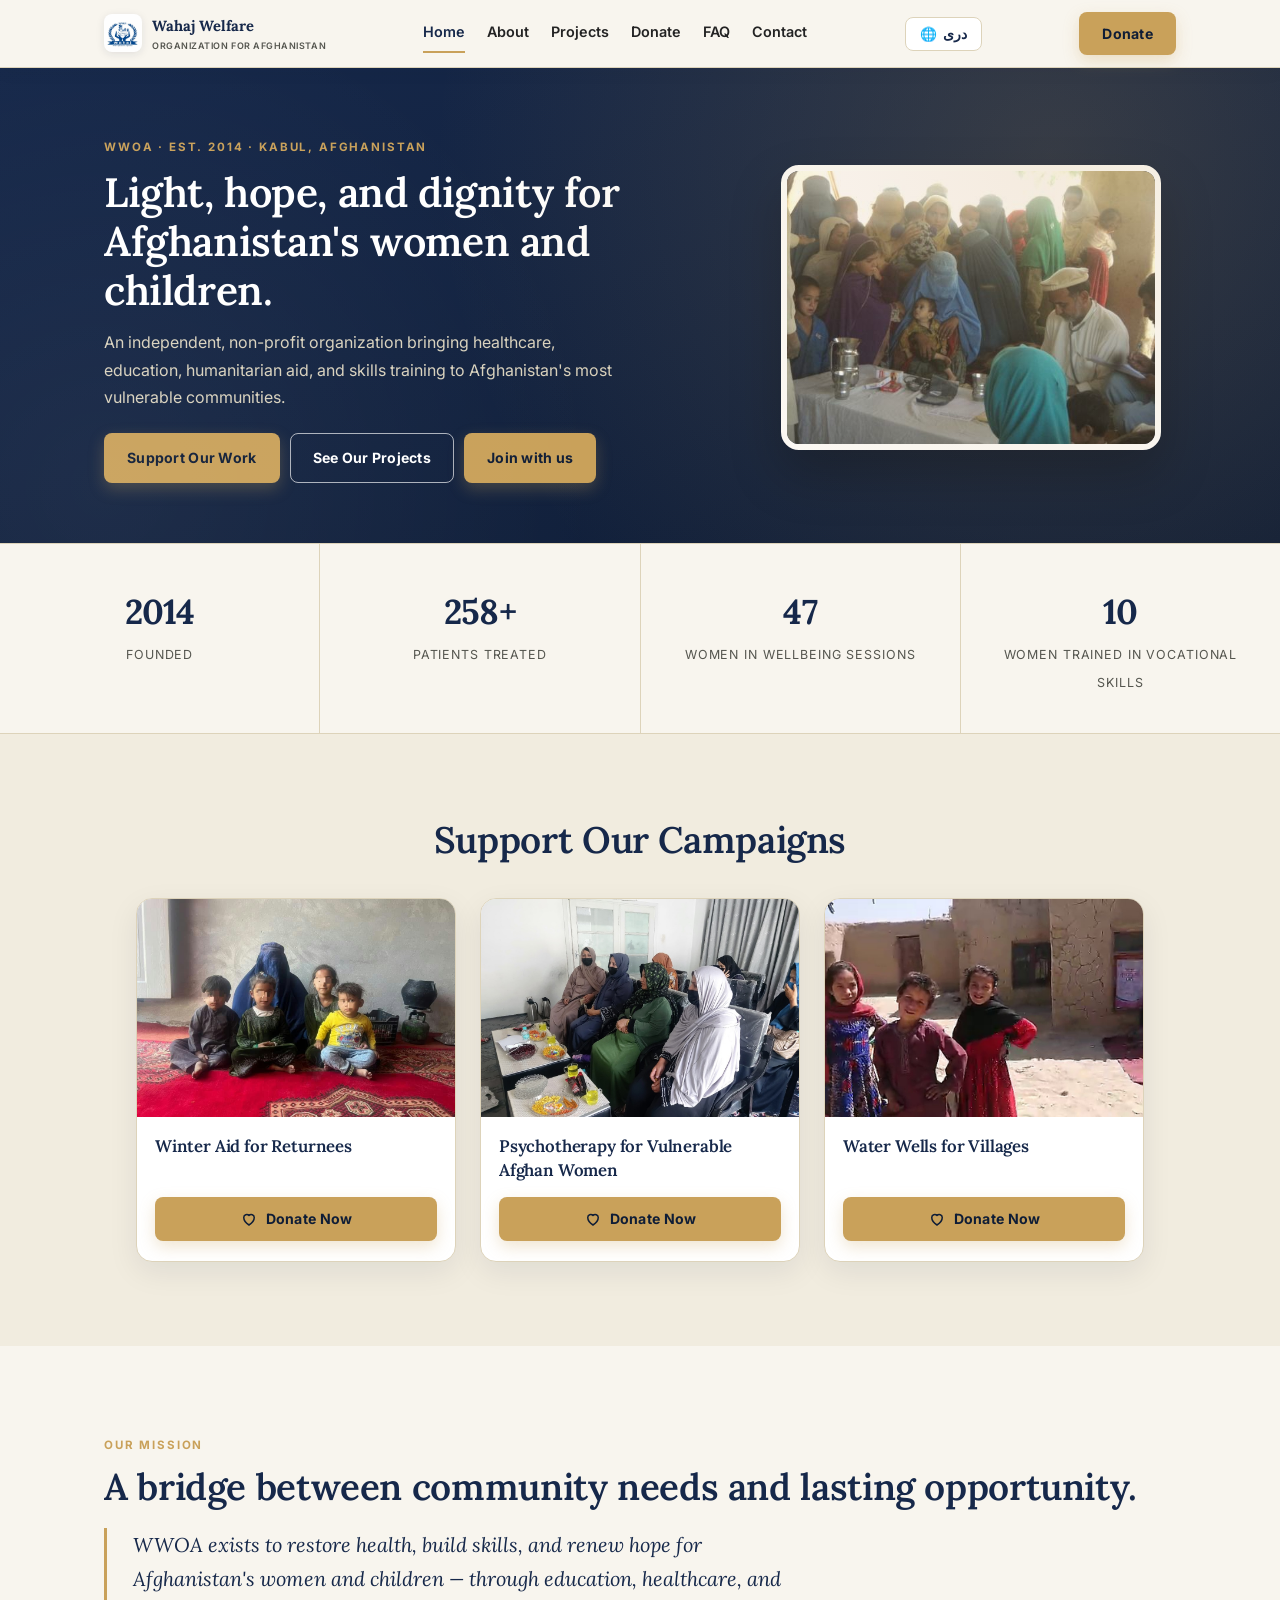
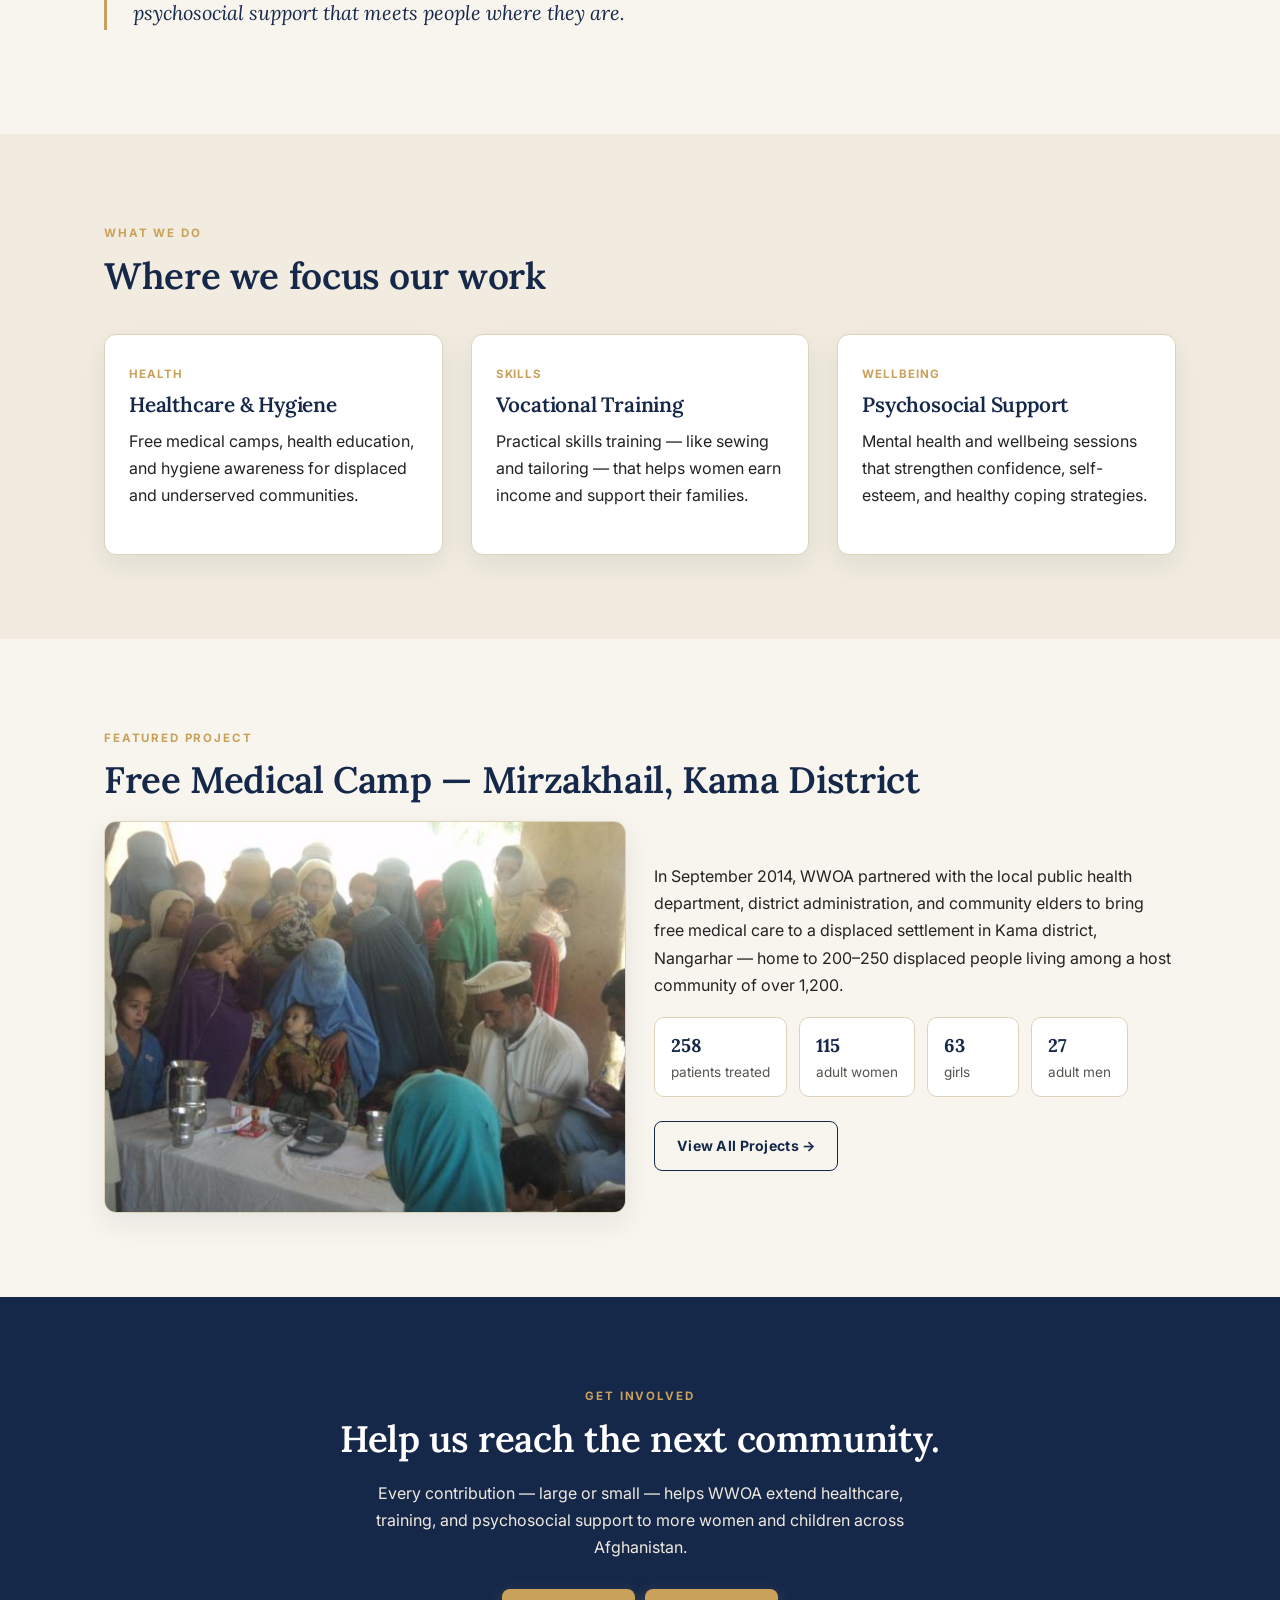
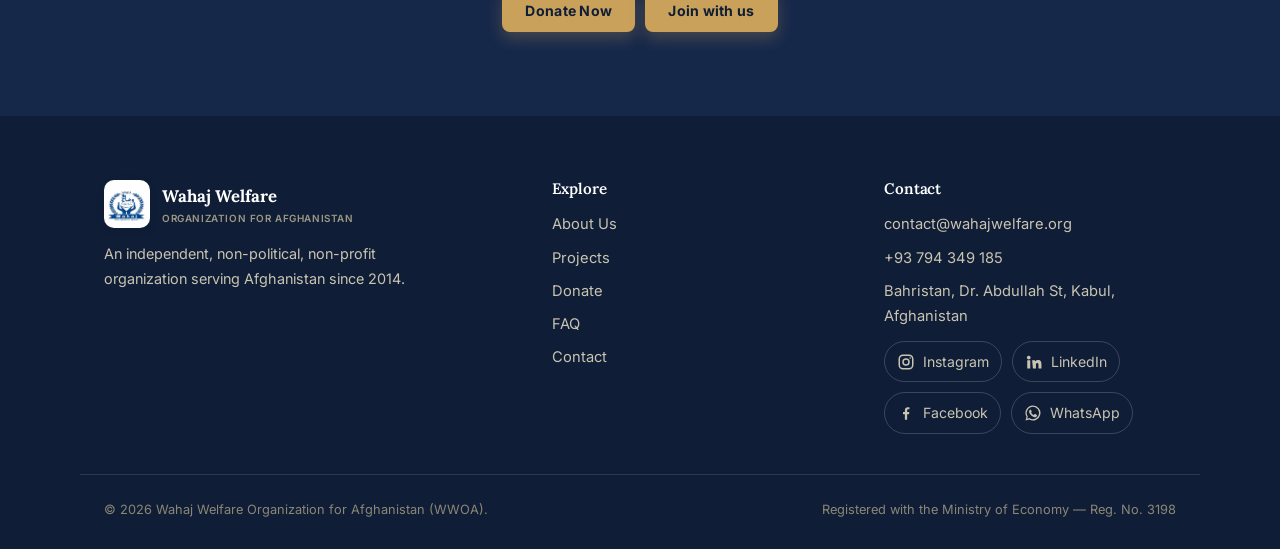
<file: index.html>
<!DOCTYPE html>
<html lang="en">
<head>
<meta charset="UTF-8">
<meta name="viewport" content="width=device-width, initial-scale=1.0">
<title>Wahaj Welfare Organization for Afghanistan (WWOA) | Afghan Charity & NGO</title>
<meta name="description" content="WWOA is a registered Afghan non-profit providing healthcare, food aid, education, women’s support and clean water to vulnerable families in Afghanistan. Donate today.">
<link rel="canonical" href="https://wahajwelfare.org/">
<meta name="robots" content="index, follow">
<meta property="og:type" content="website">
<meta property="og:site_name" content="Wahaj Welfare Organization for Afghanistan">
<meta property="og:title" content="Wahaj Welfare Organization for Afghanistan (WWOA) | Afghan Charity & NGO">
<meta property="og:description" content="WWOA is a registered Afghan non-profit providing healthcare, food aid, education, women’s support and clean water to vulnerable families in Afghanistan. Donate today.">
<meta property="og:url" content="https://wahajwelfare.org/">
<meta property="og:image" content="https://wahajwelfare.org/images/og-image.jpg">
<meta property="og:image:width" content="1200">
<meta property="og:image:height" content="630">
<meta name="twitter:card" content="summary_large_image">
<meta name="twitter:title" content="Wahaj Welfare Organization for Afghanistan (WWOA) | Afghan Charity & NGO">
<meta name="twitter:description" content="WWOA is a registered Afghan non-profit providing healthcare, food aid, education, women’s support and clean water to vulnerable families in Afghanistan. Donate today.">
<meta name="twitter:image" content="https://wahajwelfare.org/images/og-image.jpg">
<meta name="theme-color" content="#16284A">
<link rel="apple-touch-icon" href="images/logo.jpg">
<script type="application/ld+json">
{"@context":"https://schema.org","@type":"NGO","name":"Wahaj Welfare Organization for Afghanistan","alternateName":["WWOA","مؤسسه خیریه وهاج"],"url":"https://wahajwelfare.org/","logo":"https://wahajwelfare.org/images/logo.jpg","image":"https://wahajwelfare.org/images/og-image.jpg","description":"Independent, non-political, non-profit organization serving vulnerable communities in Afghanistan through healthcare, education, humanitarian aid and psychosocial support.","foundingDate":"2014","email":"contact@wahajwelfare.org","telephone":"+93794349185","address":{"@type":"PostalAddress","streetAddress":"Dr. Abdullah Street, Bahristan","addressLocality":"Kabul","addressCountry":"AF"},"sameAs":["https://www.instagram.com/wwoa.org_/","https://www.linkedin.com/in/wahaj-welfare-organization-b6a9b2445/","https://www.facebook.com/share/p/1A1uJ5YNQy/"]}
</script>
<link rel="icon" href="images/logo.jpg">
<link rel="preconnect" href="https://fonts.googleapis.com">
<link href="https://fonts.googleapis.com/css2?family=Lora:wght@500;600;700&family=Inter:wght@400;500;600;700&family=Noto+Naskh+Arabic:wght@400;500;600;700&display=swap" rel="stylesheet">
<link rel="stylesheet" href="styles.css?v=9">
</head>
<body>

<header class="site-header">
  <div class="nav-wrap">
    <a href="index.html" class="brand">
      <img src="images/logo.jpg" alt="WWOA logo">
      <span class="brand-text"><span data-i18n="brand.name">Wahaj Welfare</span><br><small data-i18n="brand.sub">Organization for Afghanistan</small></span>
    </a>
    <button class="nav-toggle" aria-label="Toggle menu">&#9776;</button>
    <nav class="primary-nav">
      <a href="index.html" class="active" data-i18n="nav.home">Home</a>
      <a href="about.html" data-i18n="nav.about">About</a>
      <a href="projects.html" data-i18n="nav.projects">Projects</a>
      <a href="donate.html" data-i18n="nav.donate">Donate</a>
      <a href="faq.html" data-i18n="nav.faq">FAQ</a>
      <a href="contact.html" data-i18n="nav.contact">Contact</a>
    </nav>
    <button id="lang-toggle" class="lang-toggle-btn" type="button">&#127760; <span id="lang-toggle-label">دری</span></button>
    <button type="button" class="btn btn-primary nav-cta js-aseel-donate" data-i18n="nav.donateBtn">Donate</button>
  </div>
</header>

<section class="hero">
  <div class="hero-inner">
    <div>
      <span class="eyebrow" data-i18n="home.eyebrow">WWOA &middot; Est. 2014 &middot; Kabul, Afghanistan</span>
      <h1 data-i18n="home.h1">Light, hope, and dignity for Afghanistan's women and children.</h1>
      <p class="lead" data-i18n="home.lead">An independent, non-profit organization bringing healthcare, education, humanitarian aid, and skills training to Afghanistan's most vulnerable communities.</p>
      <div class="hero-actions">
        <button type="button" class="btn btn-primary js-aseel-donate" data-i18n="home.btnSupport">Support Our Work</button>
        <a href="projects.html" class="btn btn-outline-light" data-i18n="home.btnProjects">See Our Projects</a>
        <button type="button" class="btn btn-primary js-open-join" data-i18n="home.btnJoin">Join with us</button>
      </div>
    </div>
    <img class="hero-photo" src="images/medical-camp-1.jpg" alt="Mothers and children receiving free care at a WWOA medical camp in Nangarhar">
  </div>
</section>

<div class="stats">
  <div class="stat"><span class="num">2014</span><span class="label" data-i18n="stat.founded">Founded</span></div>
  <div class="stat"><span class="num">258+</span><span class="label" data-i18n="stat.patients">Patients treated</span></div>
  <div class="stat"><span class="num">47</span><span class="label" data-i18n="stat.women">Women in wellbeing sessions</span></div>
  <div class="stat"><span class="num">10</span><span class="label" data-i18n="stat.trained">Women trained in vocational skills</span></div>
</div>

<section class="section section--cream2" id="campaigns">
  <div class="container">
    <h2 class="camps-h2" data-i18n="camps.h2">Support Our Campaigns</h2>
    <div class="camps-grid">
      <div class="camp-card">
        <img loading="lazy" src="images/winter-campaign.jpg" alt="A returnee mother with her four young children at home">
        <div class="camp-card-body">
          <h3 data-i18n="camps.c1">Winter Aid for Returnees</h3>
          <button type="button" class="btn btn-primary camp-donate js-aseel-donate" data-campaign="camp_01M5VS1YA0S8M3RCFSGTB02S5N"><svg width="18" height="18" viewBox="0 0 24 24" fill="none" stroke="currentColor" stroke-width="2" stroke-linecap="round" stroke-linejoin="round" aria-hidden="true"><path d="M12 20s-7-4.4-7-10a4 4 0 0 1 7-2.6A4 4 0 0 1 19 10c0 5.6-7 10-7 10z"/></svg><span data-i18n="home.donateNow">Donate Now</span></button>
        </div>
      </div>
      <div class="camp-card">
        <img loading="lazy" src="images/consultation-3.jpg" alt="Women attending a WWOA wellbeing session">
        <div class="camp-card-body">
          <h3 data-i18n="camps.c2">Psychotherapy for Vulnerable Afghan Women</h3>
          <button type="button" class="btn btn-primary camp-donate js-aseel-donate" data-campaign="camp_01M2Z61BTM0E1E96JP929FZ91A"><svg width="18" height="18" viewBox="0 0 24 24" fill="none" stroke="currentColor" stroke-width="2" stroke-linecap="round" stroke-linejoin="round" aria-hidden="true"><path d="M12 20s-7-4.4-7-10a4 4 0 0 1 7-2.6A4 4 0 0 1 19 10c0 5.6-7 10-7 10z"/></svg><span data-i18n="home.donateNow">Donate Now</span></button>
        </div>
      </div>
      <div class="camp-card">
        <img loading="lazy" src="images/water-wells.jpg" alt="Children in a village without clean water">
        <div class="camp-card-body">
          <h3 data-i18n="camps.c3">Water Wells for Villages</h3>
          <button type="button" class="btn btn-primary camp-donate js-aseel-donate" data-campaign="camp_01M5VW6J8X163B67EJP12RFX0Y"><svg width="18" height="18" viewBox="0 0 24 24" fill="none" stroke="currentColor" stroke-width="2" stroke-linecap="round" stroke-linejoin="round" aria-hidden="true"><path d="M12 20s-7-4.4-7-10a4 4 0 0 1 7-2.6A4 4 0 0 1 19 10c0 5.6-7 10-7 10z"/></svg><span data-i18n="home.donateNow">Donate Now</span></button>
        </div>
      </div>
    </div>
  </div>
</section>

<section class="section">
  <div class="container">
    <span class="eyebrow" data-i18n="home.missionEyebrow">Our Mission</span>
    <h2 data-i18n="home.missionH2">A bridge between community needs and lasting opportunity.</h2>
    <p class="quote-block" data-i18n="home.missionQuote">WWOA exists to restore health, build skills, and renew hope for Afghanistan's women and children — through education, healthcare, and psychosocial support that meets people where they are.</p>
  </div>
</section>

<section class="section section--cream2">
  <div class="container">
    <span class="eyebrow" data-i18n="home.whatEyebrow">What We Do</span>
    <h2 data-i18n="home.whatH2">Where we focus our work</h2>
    <div class="grid grid-3" style="margin-top:36px;">
      <div class="card">
        <div class="card-body">
          <span class="tag" data-i18n="home.card1Tag">Health</span>
          <h3 data-i18n="home.card1H3">Healthcare &amp; Hygiene</h3>
          <p data-i18n="home.card1P">Free medical camps, health education, and hygiene awareness for displaced and underserved communities.</p>
        </div>
      </div>
      <div class="card">
        <div class="card-body">
          <span class="tag" data-i18n="home.card2Tag">Skills</span>
          <h3 data-i18n="home.card2H3">Vocational Training</h3>
          <p data-i18n="home.card2P">Practical skills training — like sewing and tailoring — that helps women earn income and support their families.</p>
        </div>
      </div>
      <div class="card">
        <div class="card-body">
          <span class="tag" data-i18n="home.card3Tag">Wellbeing</span>
          <h3 data-i18n="home.card3H3">Psychosocial Support</h3>
          <p data-i18n="home.card3P">Mental health and wellbeing sessions that strengthen confidence, self-esteem, and healthy coping strategies.</p>
        </div>
      </div>
    </div>
  </div>
</section>

<section class="section">
  <div class="container">
    <span class="eyebrow" data-i18n="home.featuredEyebrow">Featured Project</span>
    <h2 data-i18n="home.featuredH2">Free Medical Camp — Mirzakhail, Kama District</h2>
    <div class="grid grid-2" style="align-items:center;">
      <img loading="lazy" src="images/medical-camp-1.jpg" alt="WWOA medical camp treating families in Kama district, Nangarhar" style="border:1px solid var(--line);">
      <div>
        <p data-i18n="home.featuredP">In September 2014, WWOA partnered with the local public health department, district administration, and community elders to bring free medical care to a displaced settlement in Kama district, Nangarhar — home to 200–250 displaced people living among a host community of over 1,200.</p>
        <ul class="figures" style="margin-top:18px;">
          <li><b>258</b><span data-i18n="figures.patients">patients treated</span></li>
          <li><b>115</b><span data-i18n="figures.women">adult women</span></li>
          <li><b>63</b><span data-i18n="figures.girls">girls</span></li>
          <li><b>27</b><span data-i18n="figures.men">adult men</span></li>
        </ul>
        <a href="projects.html" class="btn btn-outline" style="margin-top:24px;" data-i18n="home.viewAllProjects">View All Projects &rarr;</a>
      </div>
    </div>
  </div>
</section>

<section class="section section--navy">
  <div class="container" style="text-align:center;">
    <span class="eyebrow" data-i18n="home.ctaEyebrow">Get Involved</span>
    <h2 data-i18n="home.ctaH2">Help us reach the next community.</h2>
    <p style="max-width:560px; margin:0 auto 28px;" data-i18n="home.ctaP">Every contribution — large or small — helps WWOA extend healthcare, training, and psychosocial support to more women and children across Afghanistan.</p>
    <div class="hero-actions" style="justify-content:center;">
      <button type="button" class="btn btn-primary js-aseel-donate" data-i18n="home.donateNow">Donate Now</button>
      <button type="button" class="btn btn-primary js-open-join" data-i18n="home.btnJoin">Join with us</button>
    </div>
  </div>
</section>

<div class="modal" id="join-modal" hidden>
  <div class="modal-backdrop" data-close-modal></div>
  <div class="modal-dialog" role="dialog" aria-modal="true" aria-labelledby="join-title">
    <button type="button" class="modal-close" data-close-modal aria-label="Close">&times;</button>
    <span class="eyebrow" data-i18n="join.eyebrow">Membership</span>
    <h2 id="join-title" data-i18n="join.title">Join our team</h2>
    <p class="join-lead" data-i18n="join.lead">Share a few details and become part of the WWOA team.</p>
    <form class="form" id="join-form" action="https://formsubmit.co/contact@wahajwelfare.org" method="POST">
      <input type="hidden" name="_subject" value="WWOA membership application">
      <input type="hidden" name="_template" value="table">
      <input type="hidden" name="_captcha" value="false">
      <input type="hidden" name="_next" value="">
      <input type="hidden" name="_url" value="">
      <input type="text" name="_honey" tabindex="-1" autocomplete="off" style="position:absolute;left:-9999px;" aria-hidden="true">
      <div class="form-row">
        <div>
          <label for="join-first-name" data-i18n="join.firstName">First name</label>
          <input type="text" id="join-first-name" name="firstName" required autocomplete="given-name">
        </div>
        <div>
          <label for="join-last-name" data-i18n="join.lastName">Last name</label>
          <input type="text" id="join-last-name" name="lastName" required autocomplete="family-name">
        </div>
      </div>
      <label for="join-father-name" data-i18n="join.fatherName">Father's name</label>
      <input type="text" id="join-father-name" name="fatherName" required>
      <div class="form-row">
        <div>
          <label for="join-phone" data-i18n="join.phone">Phone</label>
          <input type="tel" id="join-phone" name="phone" required autocomplete="tel">
        </div>
        <div>
          <label for="join-email" data-i18n="join.email">Email</label>
          <input type="email" id="join-email" name="email" required autocomplete="email">
        </div>
      </div>
      <label for="join-city" data-i18n="join.city">City / Province</label>
      <input type="text" id="join-city" name="city" autocomplete="address-level2">
      <label for="join-help" data-i18n="join.help">How would you like to help? (optional)</label>
      <textarea id="join-help" name="help"></textarea>
      <button type="submit" class="btn btn-primary" data-i18n="join.submit">Submit application</button>
      <p class="small-note" id="join-form-note" style="margin-top:14px;"></p>
    </form>
  </div>
</div>

<footer>
  <div class="container footer-grid">
    <div>
      <div class="brand" style="color:#fff; margin-bottom:14px;">
        <img src="images/logo.jpg" alt="WWOA logo" style="height:48px;">
        <span class="brand-text" style="color:#fff;"><span data-i18n="brand.name">Wahaj Welfare</span><br><small style="color:#9C9884;" data-i18n="brand.sub">Organization for Afghanistan</small></span>
      </div>
      <p style="max-width:320px; font-size:.9rem;" data-i18n="footer.tagline">An independent, non-political, non-profit organization serving Afghanistan since 2014.</p>
    </div>
    <div>
      <h4 data-i18n="footer.explore">Explore</h4>
      <a href="about.html" data-i18n="nav.about">About Us</a>
      <a href="projects.html" data-i18n="nav.projects">Projects</a>
      <a href="donate.html" data-i18n="nav.donate">Donate</a>
      <a href="faq.html" data-i18n="nav.faq">FAQ</a>
      <a href="contact.html" data-i18n="nav.contact">Contact</a>
    </div>
    <div>
      <h4 data-i18n="footer.contactHeading">Contact</h4>
      <a href="mailto:contact@wahajwelfare.org">contact@wahajwelfare.org</a>
      <a href="tel:+93794349185" dir="ltr">+93 794 349 185</a>
      <a href="#" data-i18n="footer.address">Bahristan, Dr. Abdullah St, Kabul, Afghanistan</a>
      <div class="social-links">
        <a href="https://www.instagram.com/wwoa.org_/" target="_blank" rel="noopener" aria-label="WWOA on Instagram"><svg width="18" height="18" viewBox="0 0 24 24" fill="none" stroke="currentColor" stroke-width="2" aria-hidden="true"><rect x="3" y="3" width="18" height="18" rx="5"/><circle cx="12" cy="12" r="4"/><circle cx="17.5" cy="6.5" r="1" fill="currentColor" stroke="none"/></svg><span>Instagram</span></a>
        <a href="https://www.linkedin.com/in/wahaj-welfare-organization-b6a9b2445/" target="_blank" rel="noopener" aria-label="WWOA on LinkedIn"><svg width="18" height="18" viewBox="0 0 24 24" fill="currentColor" aria-hidden="true"><path d="M4.98 3.5a2.5 2.5 0 1 1 0 5 2.5 2.5 0 0 1 0-5zM3 9.75h4v11H3zM9.5 9.75h3.8v1.6h.06c.53-1 1.84-2.05 3.79-2.05 4.05 0 4.8 2.66 4.8 6.13v5.32h-4v-4.72c0-1.13-.02-2.58-1.57-2.58-1.57 0-1.81 1.23-1.81 2.5v4.8h-4z"/></svg><span>LinkedIn</span></a>
        <a href="https://www.facebook.com/share/p/1A1uJ5YNQy/" target="_blank" rel="noopener" aria-label="WWOA on Facebook"><svg width="18" height="18" viewBox="0 0 24 24" fill="currentColor" aria-hidden="true"><path d="M13.5 21v-7.5h2.5l.4-3h-2.9V8.6c0-.9.25-1.5 1.5-1.5h1.6V4.4c-.3 0-1.2-.1-2.3-.1-2.3 0-3.8 1.4-3.8 3.9v2.3H8v3h2.5V21z"/></svg><span>Facebook</span></a>
        <a href="https://wa.me/93794349185" target="_blank" rel="noopener" aria-label="WhatsApp +93 794 349 185"><svg width="18" height="18" viewBox="0 0 24 24" fill="currentColor" aria-hidden="true"><path d="M12 2a10 10 0 0 0-8.6 15.1L2 22l5-1.3A10 10 0 1 0 12 2zm0 18.2c-1.6 0-3.1-.4-4.4-1.2l-.3-.2-3 .8.8-2.9-.2-.3A8.2 8.2 0 1 1 12 20.2zm4.5-6.1c-.2-.1-1.5-.7-1.7-.8-.2-.1-.4-.1-.6.1l-.8 1c-.1.2-.3.2-.5.1-.2-.1-1-.4-2-1.2-.7-.6-1.2-1.4-1.3-1.6-.1-.2 0-.4.1-.5l.4-.4.2-.4c.1-.1 0-.3 0-.4l-.8-1.8c-.2-.5-.4-.4-.6-.4h-.5c-.2 0-.5.1-.7.3-.2.2-.9.9-.9 2.2s.9 2.6 1.1 2.7c.1.2 1.8 2.8 4.4 3.9 1.6.7 2.3.7 3.1.6.5-.1 1.5-.6 1.7-1.2.2-.6.2-1.1.2-1.2-.1-.1-.3-.2-.5-.3z"/></svg><span>WhatsApp</span></a>
      </div>
    </div>
  </div>
  <div class="container footer-bottom">
    <span data-i18n="footer.copyright">&copy; 2026 Wahaj Welfare Organization for Afghanistan (WWOA).</span>
    <span data-i18n="footer.registration">Registered with the Ministry of Economy — Reg. No. 3198</span>
  </div>
</footer>

<script src="translations.js?v=11"></script>
<script src="script.js?v=10"></script>
<script defer src="https://cdn.aseelapp.com/widget-v1.js" data-organization="organization_01M0PSYGAQQCZ6XDWA9TCK3YZN"></script>
<script defer src="https://cdn.aseelapp.com/elements-v1.js" data-organization="organization_01M0PSYGAQQCZ6XDWA9TCK3YZN"></script>
</body>
</html>
</file>
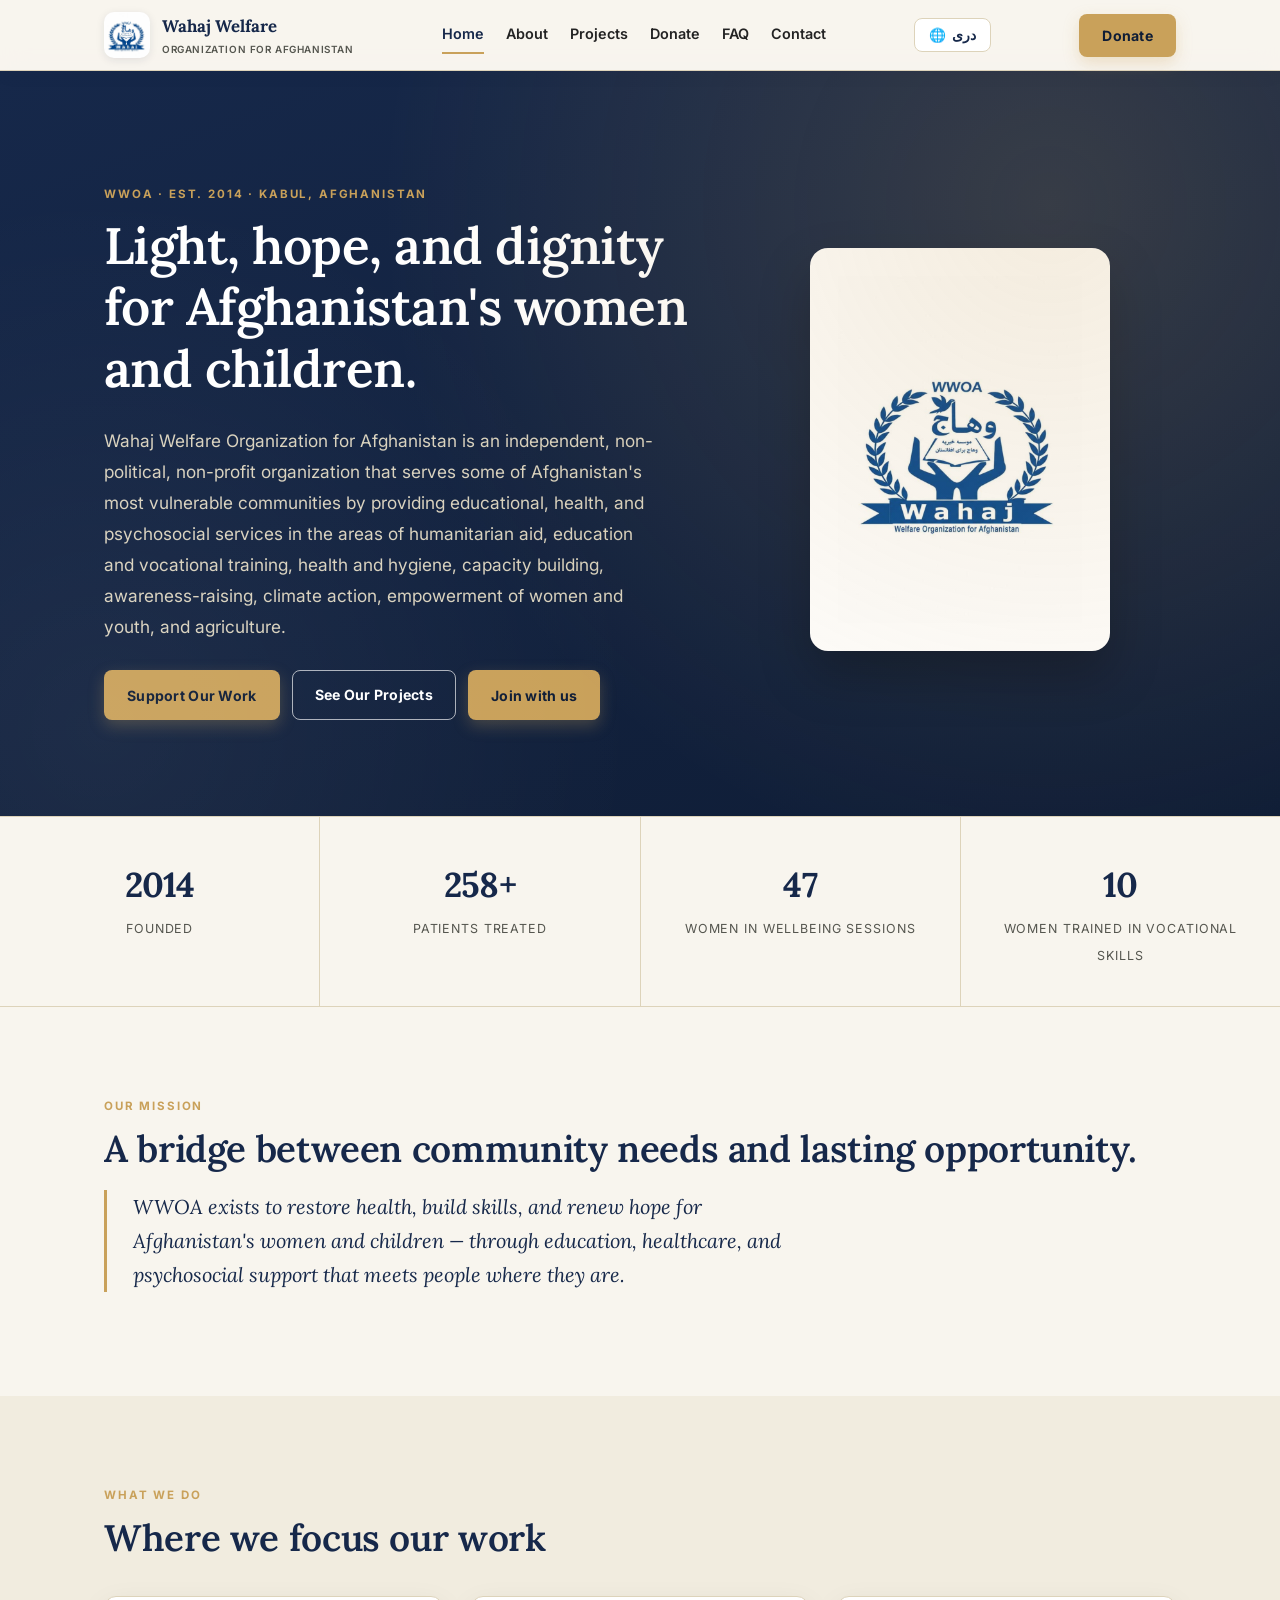
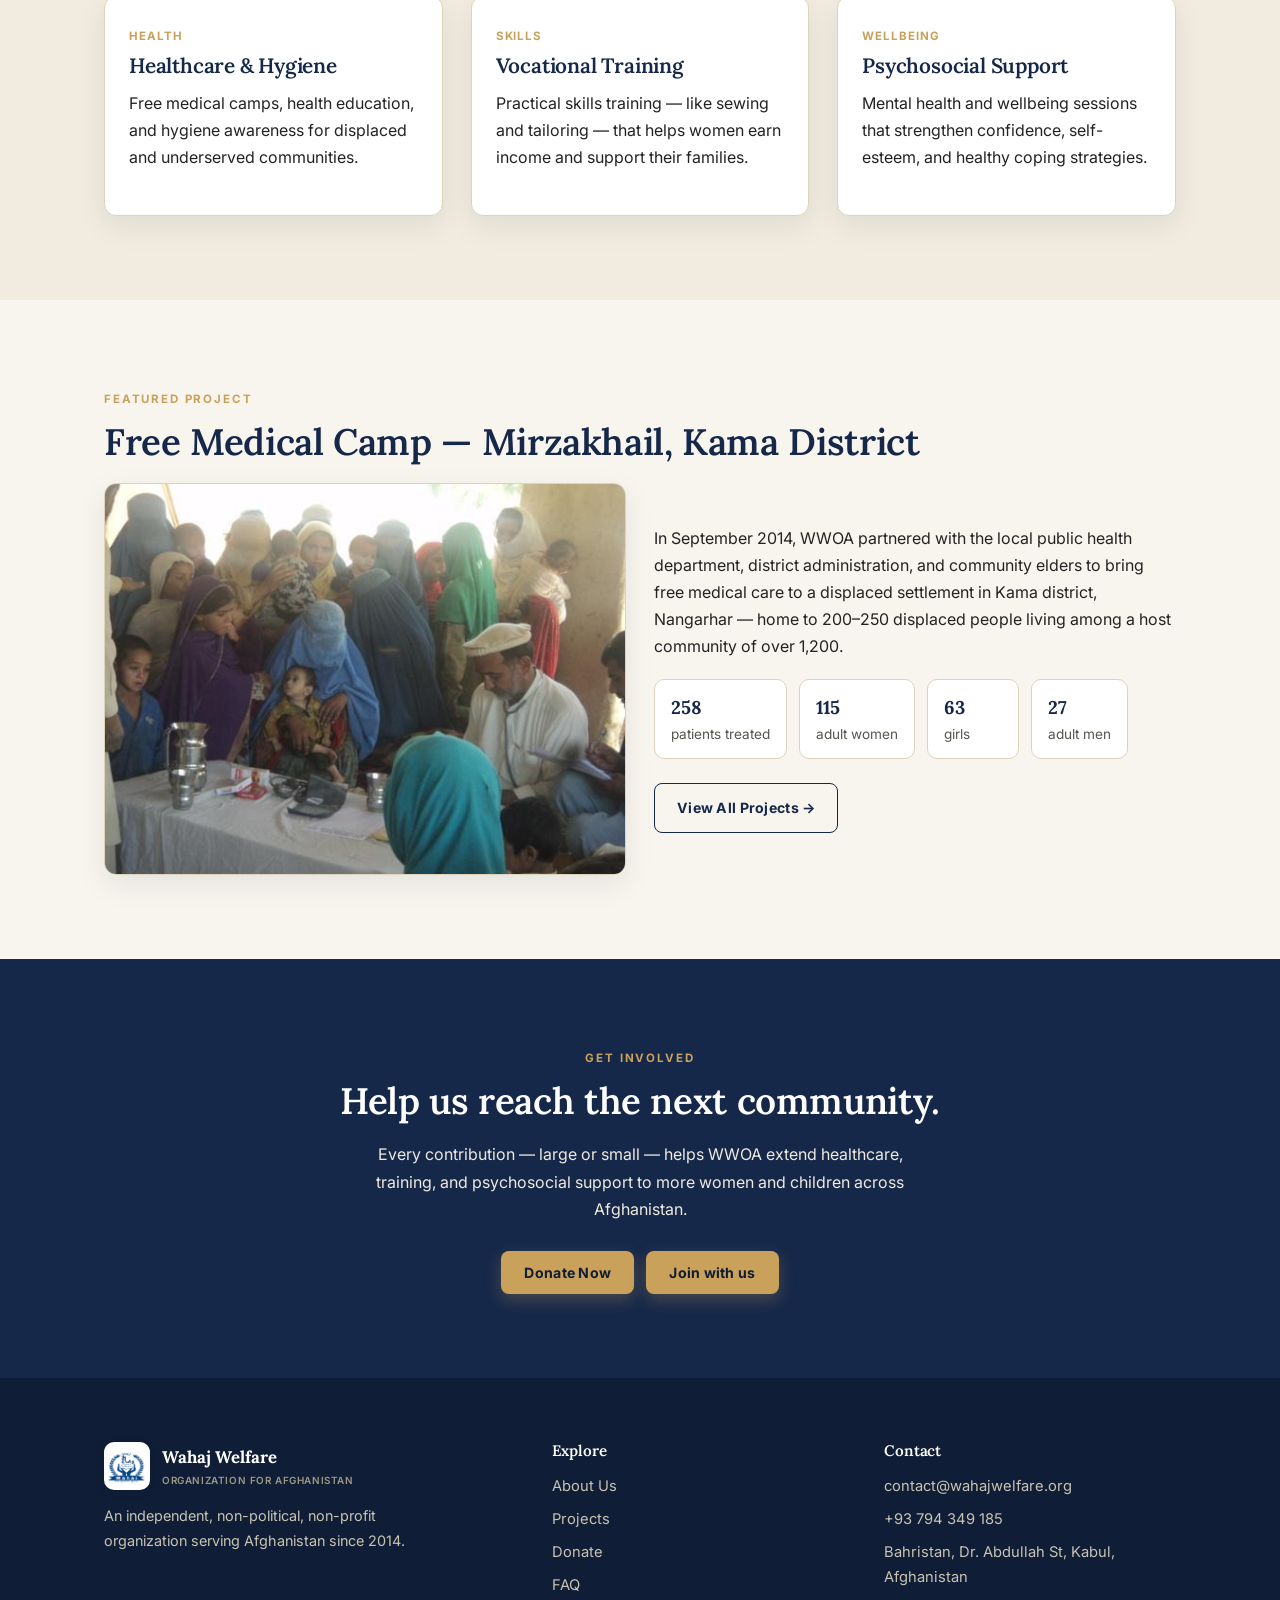
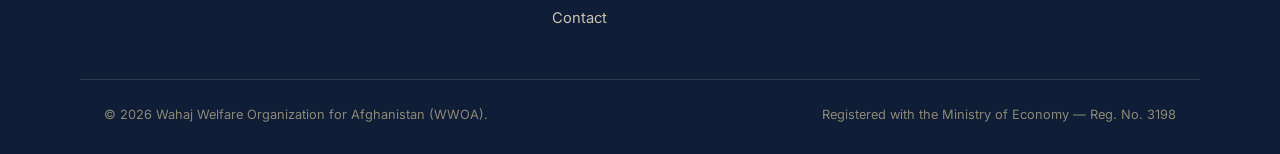
<file: wwoa-site/index.html>
<!DOCTYPE html>
<html lang="en">
<head>
<meta charset="UTF-8">
<meta name="viewport" content="width=device-width, initial-scale=1.0">
<title>Wahaj Welfare Organization for Afghanistan (WWOA)</title>
<meta name="description" content="WWOA is a non-profit organization supporting education, healthcare, and psychosocial wellbeing for women and children across Afghanistan.">
<link rel="icon" href="images/logo.jpg">
<link rel="preconnect" href="https://fonts.googleapis.com">
<link href="https://fonts.googleapis.com/css2?family=Lora:wght@500;600;700&family=Inter:wght@400;500;600;700&family=Noto+Naskh+Arabic:wght@400;500;600;700&display=swap" rel="stylesheet">
<link rel="stylesheet" href="styles.css?v=2">
</head>
<body>

<header class="site-header">
  <div class="nav-wrap">
    <a href="index.html" class="brand">
      <img src="images/logo.jpg" alt="WWOA logo">
      <span class="brand-text"><span data-i18n="brand.name">Wahaj Welfare</span><br><small data-i18n="brand.sub">Organization for Afghanistan</small></span>
    </a>
    <button class="nav-toggle" aria-label="Toggle menu">&#9776;</button>
    <nav class="primary-nav">
      <a href="index.html" class="active" data-i18n="nav.home">Home</a>
      <a href="about.html" data-i18n="nav.about">About</a>
      <a href="projects.html" data-i18n="nav.projects">Projects</a>
      <a href="donate.html" data-i18n="nav.donate">Donate</a>
      <a href="faq.html" data-i18n="nav.faq">FAQ</a>
      <a href="contact.html" data-i18n="nav.contact">Contact</a>
    </nav>
    <button id="lang-toggle" class="lang-toggle-btn" type="button">&#127760; <span id="lang-toggle-label">دری</span></button>
    <button type="button" class="btn btn-primary nav-cta js-aseel-donate" data-i18n="nav.donateBtn">Donate</button>
  </div>
</header>

<section class="hero">
  <div class="hero-inner">
    <div>
      <span class="eyebrow" data-i18n="home.eyebrow">WWOA &middot; Est. 2014 &middot; Kabul, Afghanistan</span>
      <h1 data-i18n="home.h1">Light, hope, and dignity for Afghanistan's women and children.</h1>
      <p class="lead" data-i18n="home.lead">Wahaj Welfare Organization for Afghanistan is an independent, non-political, non-profit organization that serves some of Afghanistan's most vulnerable communities by providing educational, health, and psychosocial services in the areas of humanitarian aid, education and vocational training, health and hygiene, capacity building, awareness-raising, climate action, empowerment of women and youth, and agriculture.</p>
      <div class="hero-actions">
        <button type="button" class="btn btn-primary js-aseel-donate" data-i18n="home.btnSupport">Support Our Work</button>
        <a href="projects.html" class="btn btn-outline-light" data-i18n="home.btnProjects">See Our Projects</a>
        <button type="button" class="btn btn-primary js-open-join" data-i18n="home.btnJoin">Join with us</button>
      </div>
    </div>
    <img class="hero-emblem" src="images/logo.jpg" alt="WWOA emblem — hands, dove, and book">
  </div>
</section>

<div class="stats">
  <div class="stat"><span class="num">2014</span><span class="label" data-i18n="stat.founded">Founded</span></div>
  <div class="stat"><span class="num">258+</span><span class="label" data-i18n="stat.patients">Patients treated</span></div>
  <div class="stat"><span class="num">47</span><span class="label" data-i18n="stat.women">Women in wellbeing sessions</span></div>
  <div class="stat"><span class="num">10</span><span class="label" data-i18n="stat.trained">Women trained in vocational skills</span></div>
</div>

<section class="section">
  <div class="container">
    <span class="eyebrow" data-i18n="home.missionEyebrow">Our Mission</span>
    <h2 data-i18n="home.missionH2">A bridge between community needs and lasting opportunity.</h2>
    <p class="quote-block" data-i18n="home.missionQuote">WWOA exists to restore health, build skills, and renew hope for Afghanistan's women and children — through education, healthcare, and psychosocial support that meets people where they are.</p>
  </div>
</section>

<section class="section section--cream2">
  <div class="container">
    <span class="eyebrow" data-i18n="home.whatEyebrow">What We Do</span>
    <h2 data-i18n="home.whatH2">Where we focus our work</h2>
    <div class="grid grid-3" style="margin-top:36px;">
      <div class="card">
        <div class="card-body">
          <span class="tag" data-i18n="home.card1Tag">Health</span>
          <h3 data-i18n="home.card1H3">Healthcare &amp; Hygiene</h3>
          <p data-i18n="home.card1P">Free medical camps, health education, and hygiene awareness for displaced and underserved communities.</p>
        </div>
      </div>
      <div class="card">
        <div class="card-body">
          <span class="tag" data-i18n="home.card2Tag">Skills</span>
          <h3 data-i18n="home.card2H3">Vocational Training</h3>
          <p data-i18n="home.card2P">Practical skills training — like sewing and tailoring — that helps women earn income and support their families.</p>
        </div>
      </div>
      <div class="card">
        <div class="card-body">
          <span class="tag" data-i18n="home.card3Tag">Wellbeing</span>
          <h3 data-i18n="home.card3H3">Psychosocial Support</h3>
          <p data-i18n="home.card3P">Mental health and wellbeing sessions that strengthen confidence, self-esteem, and healthy coping strategies.</p>
        </div>
      </div>
    </div>
  </div>
</section>

<section class="section">
  <div class="container">
    <span class="eyebrow" data-i18n="home.featuredEyebrow">Featured Project</span>
    <h2 data-i18n="home.featuredH2">Free Medical Camp — Mirzakhail, Kama District</h2>
    <div class="grid grid-2" style="align-items:center;">
      <img src="images/medical-camp-1.jpg" alt="WWOA medical camp treating families in Kama district, Nangarhar" style="border:1px solid var(--line);">
      <div>
        <p data-i18n="home.featuredP">In September 2014, WWOA partnered with the local public health department, district administration, and community elders to bring free medical care to a displaced settlement in Kama district, Nangarhar — home to 200–250 displaced people living among a host community of over 1,200.</p>
        <ul class="figures" style="margin-top:18px;">
          <li><b>258</b><span data-i18n="figures.patients">patients treated</span></li>
          <li><b>115</b><span data-i18n="figures.women">adult women</span></li>
          <li><b>63</b><span data-i18n="figures.girls">girls</span></li>
          <li><b>27</b><span data-i18n="figures.men">adult men</span></li>
        </ul>
        <a href="projects.html" class="btn btn-outline" style="margin-top:24px;" data-i18n="home.viewAllProjects">View All Projects &rarr;</a>
      </div>
    </div>
  </div>
</section>

<section class="section section--navy">
  <div class="container" style="text-align:center;">
    <span class="eyebrow" data-i18n="home.ctaEyebrow">Get Involved</span>
    <h2 data-i18n="home.ctaH2">Help us reach the next community.</h2>
    <p style="max-width:560px; margin:0 auto 28px;" data-i18n="home.ctaP">Every contribution — large or small — helps WWOA extend healthcare, training, and psychosocial support to more women and children across Afghanistan.</p>
    <div class="hero-actions" style="justify-content:center;">
      <button type="button" class="btn btn-primary js-aseel-donate" data-i18n="home.donateNow">Donate Now</button>
      <button type="button" class="btn btn-primary js-open-join" data-i18n="home.btnJoin">Join with us</button>
    </div>
  </div>
</section>

<div class="modal" id="join-modal" hidden>
  <div class="modal-backdrop" data-close-modal></div>
  <div class="modal-dialog" role="dialog" aria-modal="true" aria-labelledby="join-title">
    <button type="button" class="modal-close" data-close-modal aria-label="Close">&times;</button>
    <span class="eyebrow" data-i18n="join.eyebrow">Membership</span>
    <h2 id="join-title" data-i18n="join.title">Join our team</h2>
    <p class="join-lead" data-i18n="join.lead">Share a few details and become part of the WWOA team.</p>
    <form class="form" id="join-form" action="https://formsubmit.co/contact@wahajwelfare.org" method="POST">
      <input type="hidden" name="_subject" value="WWOA membership application">
      <input type="hidden" name="_template" value="table">
      <input type="hidden" name="_captcha" value="false">
      <input type="hidden" name="_next" value="">
      <input type="hidden" name="_url" value="">
      <input type="text" name="_honey" tabindex="-1" autocomplete="off" style="position:absolute;left:-9999px;" aria-hidden="true">
      <div class="form-row">
        <div>
          <label for="join-first-name" data-i18n="join.firstName">First name</label>
          <input type="text" id="join-first-name" name="firstName" required autocomplete="given-name">
        </div>
        <div>
          <label for="join-last-name" data-i18n="join.lastName">Last name</label>
          <input type="text" id="join-last-name" name="lastName" required autocomplete="family-name">
        </div>
      </div>
      <label for="join-father-name" data-i18n="join.fatherName">Father's name</label>
      <input type="text" id="join-father-name" name="fatherName" required>
      <div class="form-row">
        <div>
          <label for="join-phone" data-i18n="join.phone">Phone</label>
          <input type="tel" id="join-phone" name="phone" required autocomplete="tel">
        </div>
        <div>
          <label for="join-email" data-i18n="join.email">Email</label>
          <input type="email" id="join-email" name="email" required autocomplete="email">
        </div>
      </div>
      <label for="join-city" data-i18n="join.city">City / Province</label>
      <input type="text" id="join-city" name="city" autocomplete="address-level2">
      <label for="join-help" data-i18n="join.help">How would you like to help? (optional)</label>
      <textarea id="join-help" name="help"></textarea>
      <button type="submit" class="btn btn-primary" data-i18n="join.submit">Submit application</button>
      <p class="small-note" id="join-form-note" style="margin-top:14px;"></p>
    </form>
  </div>
</div>

<footer>
  <div class="container footer-grid">
    <div>
      <div class="brand" style="color:#fff; margin-bottom:14px;">
        <img src="images/logo.jpg" alt="WWOA logo" style="height:48px;">
        <span class="brand-text" style="color:#fff;"><span data-i18n="brand.name">Wahaj Welfare</span><br><small style="color:#9C9884;" data-i18n="brand.sub">Organization for Afghanistan</small></span>
      </div>
      <p style="max-width:320px; font-size:.9rem;" data-i18n="footer.tagline">An independent, non-political, non-profit organization serving Afghanistan since 2014.</p>
    </div>
    <div>
      <h4 data-i18n="footer.explore">Explore</h4>
      <a href="about.html" data-i18n="nav.about">About Us</a>
      <a href="projects.html" data-i18n="nav.projects">Projects</a>
      <a href="donate.html" data-i18n="nav.donate">Donate</a>
      <a href="faq.html" data-i18n="nav.faq">FAQ</a>
      <a href="contact.html" data-i18n="nav.contact">Contact</a>
    </div>
    <div>
      <h4 data-i18n="footer.contactHeading">Contact</h4>
      <a href="mailto:contact@wahajwelfare.org">contact@wahajwelfare.org</a>
      <a href="tel:+93794349185">+93 794 349 185</a>
      <a href="#" data-i18n="footer.address">Bahristan, Dr. Abdullah St, Kabul, Afghanistan</a>
    </div>
  </div>
  <div class="container footer-bottom">
    <span data-i18n="footer.copyright">&copy; 2026 Wahaj Welfare Organization for Afghanistan (WWOA).</span>
    <span data-i18n="footer.registration">Registered with the Ministry of Economy — Reg. No. 3198</span>
  </div>
</footer>

<script src="translations.js?v=7"></script>
<script src="script.js?v=8"></script>
<script defer src="https://cdn.aseelapp.com/widget-v1.js" data-organization="organization_01M0PSYGAQQCZ6XDWA9TCK3YZN"></script>
<script defer src="https://cdn.aseelapp.com/elements-v1.js" data-organization="organization_01M0PSYGAQQCZ6XDWA9TCK3YZN"></script>
</body>
</html>
</file>
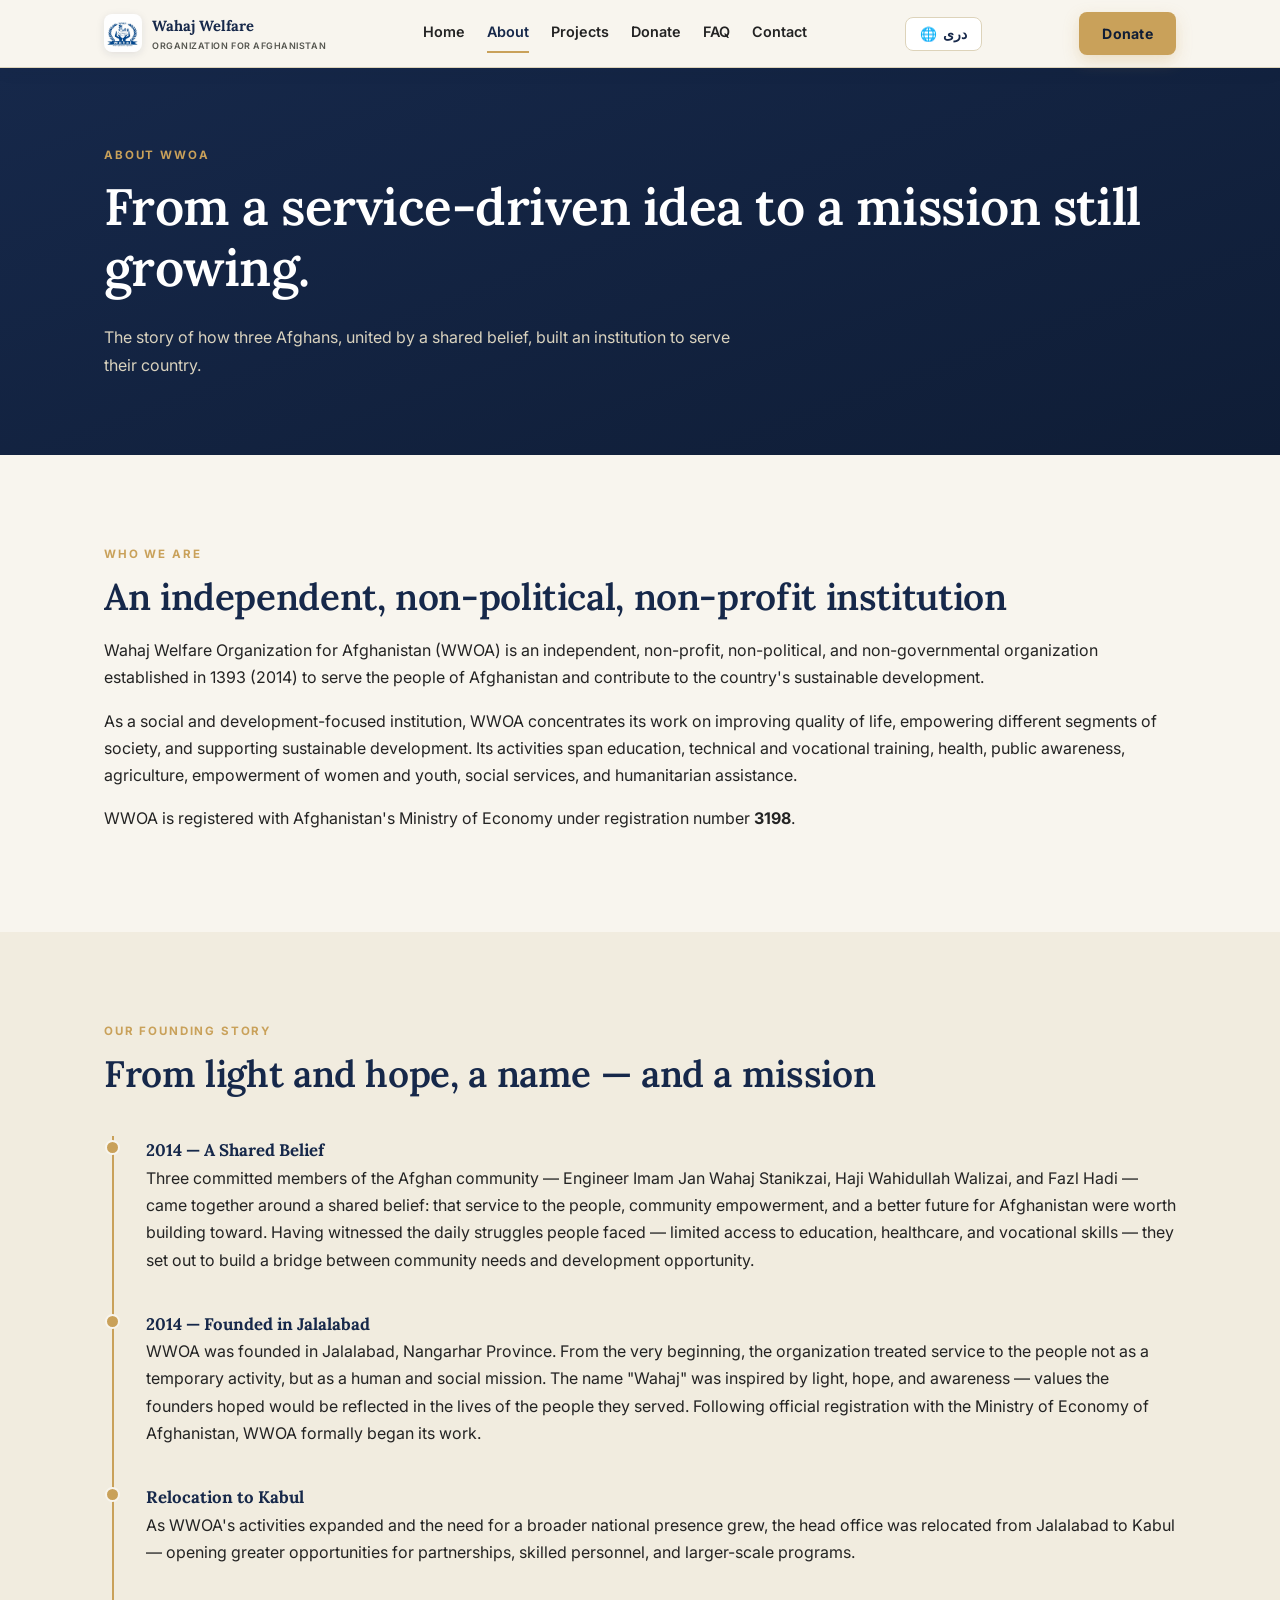
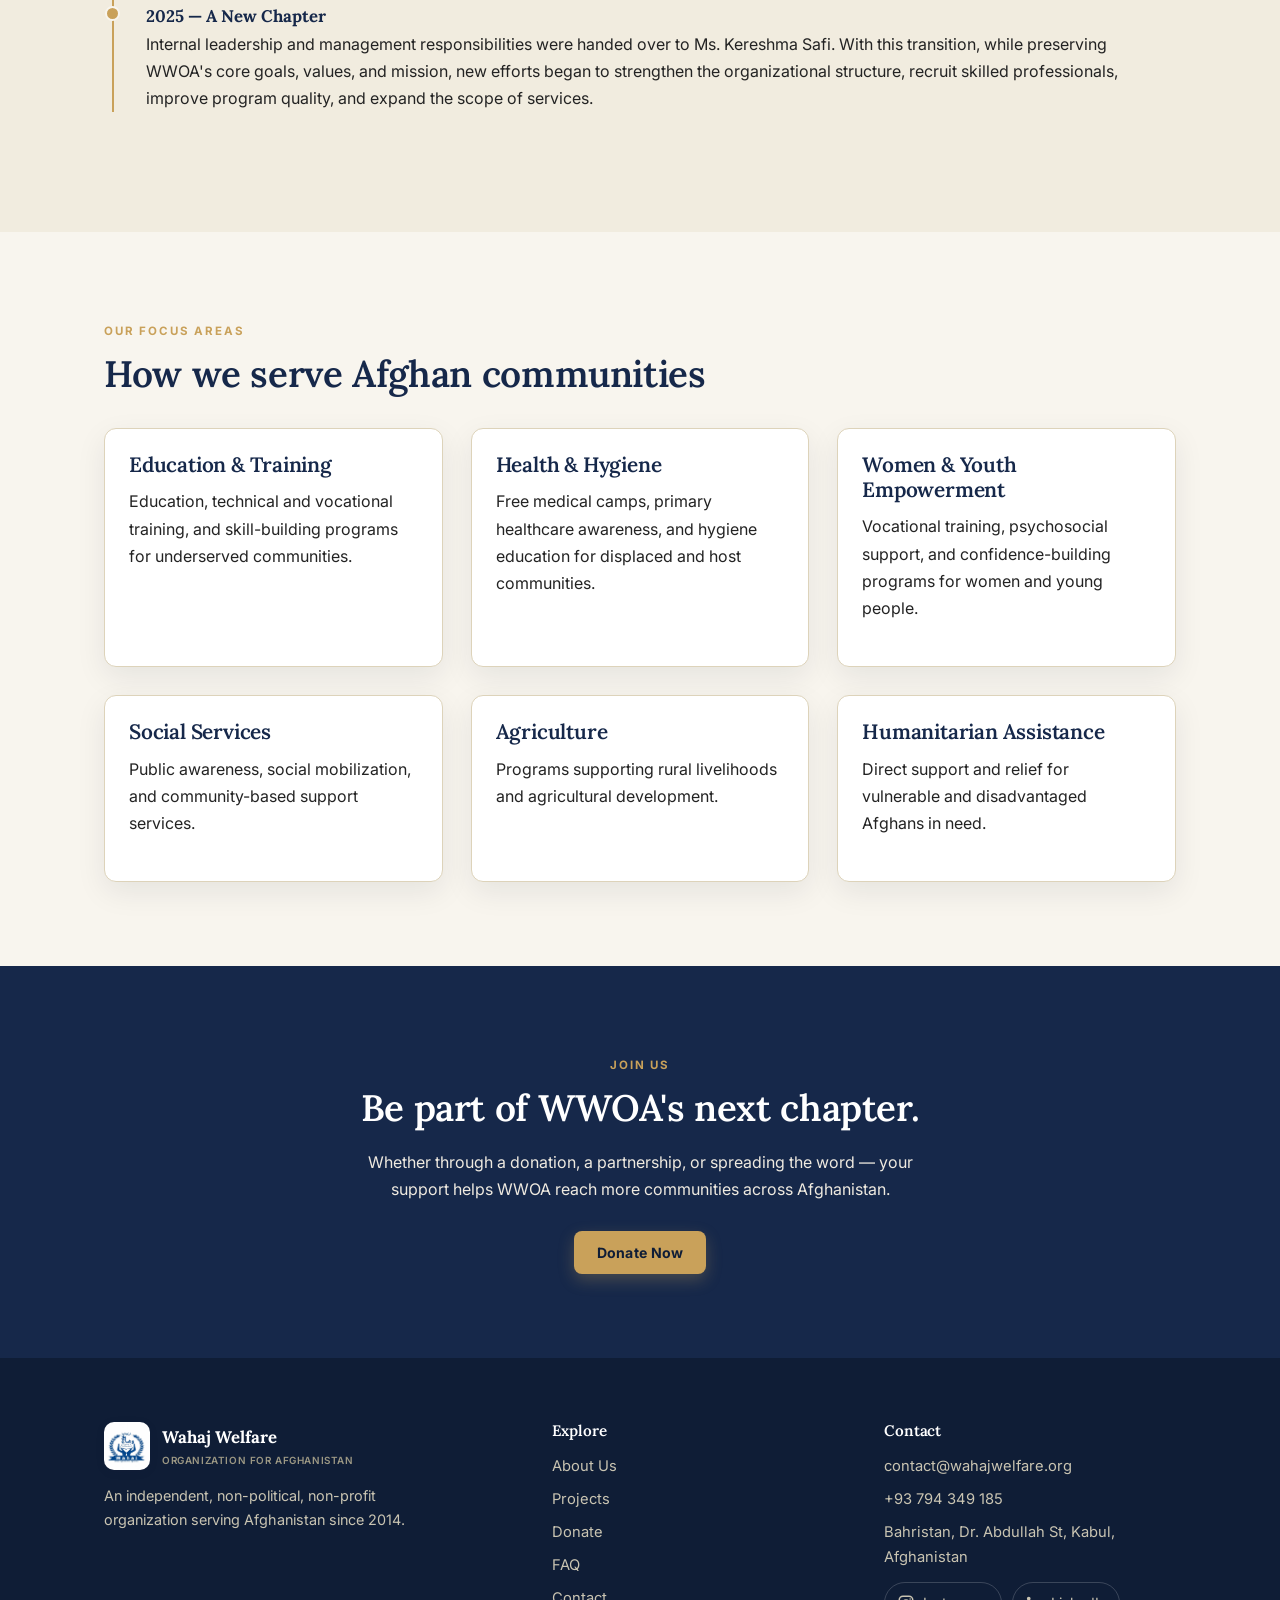
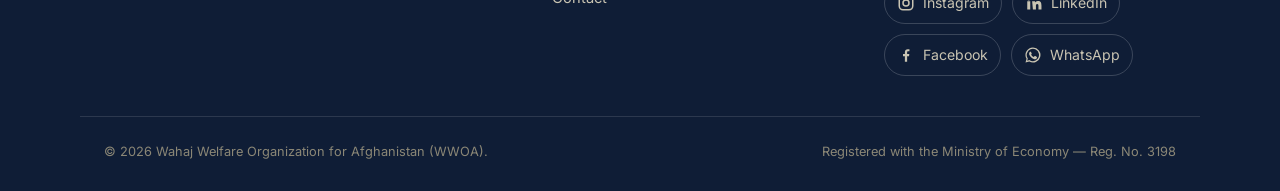
<file: about.html>
<!DOCTYPE html>
<html lang="en">
<head>
<meta charset="UTF-8">
<meta name="viewport" content="width=device-width, initial-scale=1.0">
<title>About Us | Wahaj Welfare Organization for Afghanistan (WWOA)</title>
<meta name="description" content="Learn about WWOA, an independent, non-political Afghan NGO founded in 2014 and registered with the Ministry of Economy (Reg. No. 3198), serving women and children.">
<link rel="canonical" href="https://wahajwelfare.org/about.html">
<meta name="robots" content="index, follow">
<meta property="og:type" content="website">
<meta property="og:site_name" content="Wahaj Welfare Organization for Afghanistan">
<meta property="og:title" content="About Us | Wahaj Welfare Organization for Afghanistan (WWOA)">
<meta property="og:description" content="Learn about WWOA, an independent, non-political Afghan NGO founded in 2014 and registered with the Ministry of Economy (Reg. No. 3198), serving women and children.">
<meta property="og:url" content="https://wahajwelfare.org/about.html">
<meta property="og:image" content="https://wahajwelfare.org/images/og-image.jpg">
<meta property="og:image:width" content="1200">
<meta property="og:image:height" content="630">
<meta name="twitter:card" content="summary_large_image">
<meta name="twitter:title" content="About Us | Wahaj Welfare Organization for Afghanistan (WWOA)">
<meta name="twitter:description" content="Learn about WWOA, an independent, non-political Afghan NGO founded in 2014 and registered with the Ministry of Economy (Reg. No. 3198), serving women and children.">
<meta name="twitter:image" content="https://wahajwelfare.org/images/og-image.jpg">
<meta name="theme-color" content="#16284A">
<link rel="apple-touch-icon" href="images/logo.jpg">
<link rel="icon" href="images/logo.jpg">
<link rel="preconnect" href="https://fonts.googleapis.com">
<link href="https://fonts.googleapis.com/css2?family=Lora:wght@500;600;700&family=Inter:wght@400;500;600;700&family=Noto+Naskh+Arabic:wght@400;500;600;700&display=swap" rel="stylesheet">
<link rel="stylesheet" href="styles.css?v=9">
</head>
<body>

<header class="site-header">
  <div class="nav-wrap">
    <a href="index.html" class="brand">
      <img src="images/logo.jpg" alt="WWOA logo">
      <span class="brand-text"><span data-i18n="brand.name">Wahaj Welfare</span><br><small data-i18n="brand.sub">Organization for Afghanistan</small></span>
    </a>
    <button class="nav-toggle" aria-label="Toggle menu">&#9776;</button>
    <nav class="primary-nav">
      <a href="index.html" data-i18n="nav.home">Home</a>
      <a href="about.html" class="active" data-i18n="nav.about">About</a>
      <a href="projects.html" data-i18n="nav.projects">Projects</a>
      <a href="donate.html" data-i18n="nav.donate">Donate</a>
      <a href="faq.html" data-i18n="nav.faq">FAQ</a>
      <a href="contact.html" data-i18n="nav.contact">Contact</a>
    </nav>
    <button id="lang-toggle" class="lang-toggle-btn" type="button">&#127760; <span id="lang-toggle-label">دری</span></button>
    <button type="button" class="btn btn-primary nav-cta js-aseel-donate" data-i18n="nav.donateBtn">Donate</button>
  </div>
</header>

<section class="page-hero">
  <div class="container">
    <span class="eyebrow" data-i18n="about.eyebrow">About WWOA</span>
    <h1 data-i18n="about.h1">From a service-driven idea to a mission still growing.</h1>
    <p data-i18n="about.lead">The story of how three Afghans, united by a shared belief, built an institution to serve their country.</p>
  </div>
</section>

<section class="section">
  <div class="container">
    <span class="eyebrow" data-i18n="about.whoEyebrow">Who We Are</span>
    <h2 data-i18n="about.whoH2">An independent, non-political, non-profit institution</h2>
    <p data-i18n="about.whoP1">Wahaj Welfare Organization for Afghanistan (WWOA) is an independent, non-profit, non-political, and non-governmental organization established in 1393 (2014) to serve the people of Afghanistan and contribute to the country's sustainable development.</p>
    <p data-i18n="about.whoP2">As a social and development-focused institution, WWOA concentrates its work on improving quality of life, empowering different segments of society, and supporting sustainable development. Its activities span education, technical and vocational training, health, public awareness, agriculture, empowerment of women and youth, social services, and humanitarian assistance.</p>
    <p data-i18n="about.whoP3">WWOA is registered with Afghanistan's Ministry of Economy under registration number <strong>3198</strong>.</p>
  </div>
</section>

<section class="section section--cream2">
  <div class="container">
    <span class="eyebrow" data-i18n="about.storyEyebrow">Our Founding Story</span>
    <h2 data-i18n="about.storyH2">From light and hope, a name — and a mission</h2>
    <div class="timeline" style="margin-top:40px;">
      <div class="timeline-item">
        <div class="timeline-year" data-i18n="about.y1Year">2014 — A Shared Belief</div>
        <p data-i18n="about.y1P">Three committed members of the Afghan community — Engineer Imam Jan Wahaj Stanikzai, Haji Wahidullah Walizai, and Fazl Hadi — came together around a shared belief: that service to the people, community empowerment, and a better future for Afghanistan were worth building toward. Having witnessed the daily struggles people faced — limited access to education, healthcare, and vocational skills — they set out to build a bridge between community needs and development opportunity.</p>
      </div>
      <div class="timeline-item">
        <div class="timeline-year" data-i18n="about.y2Year">2014 — Founded in Jalalabad</div>
        <p data-i18n="about.y2P">WWOA was founded in Jalalabad, Nangarhar Province. From the very beginning, the organization treated service to the people not as a temporary activity, but as a human and social mission. The name "Wahaj" was inspired by light, hope, and awareness — values the founders hoped would be reflected in the lives of the people they served. Following official registration with the Ministry of Economy of Afghanistan, WWOA formally began its work.</p>
      </div>
      <div class="timeline-item">
        <div class="timeline-year" data-i18n="about.y3Year">Relocation to Kabul</div>
        <p data-i18n="about.y3P">As WWOA's activities expanded and the need for a broader national presence grew, the head office was relocated from Jalalabad to Kabul — opening greater opportunities for partnerships, skilled personnel, and larger-scale programs.</p>
      </div>
      <div class="timeline-item">
        <div class="timeline-year" data-i18n="about.y4Year">2025 — A New Chapter</div>
        <p data-i18n="about.y4P">Internal leadership and management responsibilities were handed over to Ms. Kereshma Safi. With this transition, while preserving WWOA's core goals, values, and mission, new efforts began to strengthen the organizational structure, recruit skilled professionals, improve program quality, and expand the scope of services.</p>
      </div>
    </div>
  </div>
</section>

<section class="section">
  <div class="container">
    <span class="eyebrow" data-i18n="about.focusEyebrow">Our Focus Areas</span>
    <h2 data-i18n="about.focusH2">How we serve Afghan communities</h2>
    <div class="grid grid-3" style="margin-top:32px;">
      <div class="card"><div class="card-body">
        <h3 data-i18n="about.f1H3">Education &amp; Training</h3>
        <p data-i18n="about.f1P">Education, technical and vocational training, and skill-building programs for underserved communities.</p>
      </div></div>
      <div class="card"><div class="card-body">
        <h3 data-i18n="about.f2H3">Health &amp; Hygiene</h3>
        <p data-i18n="about.f2P">Free medical camps, primary healthcare awareness, and hygiene education for displaced and host communities.</p>
      </div></div>
      <div class="card"><div class="card-body">
        <h3 data-i18n="about.f3H3">Women &amp; Youth Empowerment</h3>
        <p data-i18n="about.f3P">Vocational training, psychosocial support, and confidence-building programs for women and young people.</p>
      </div></div>
      <div class="card"><div class="card-body">
        <h3 data-i18n="about.f4H3">Social Services</h3>
        <p data-i18n="about.f4P">Public awareness, social mobilization, and community-based support services.</p>
      </div></div>
      <div class="card"><div class="card-body">
        <h3 data-i18n="about.f5H3">Agriculture</h3>
        <p data-i18n="about.f5P">Programs supporting rural livelihoods and agricultural development.</p>
      </div></div>
      <div class="card"><div class="card-body">
        <h3 data-i18n="about.f6H3">Humanitarian Assistance</h3>
        <p data-i18n="about.f6P">Direct support and relief for vulnerable and disadvantaged Afghans in need.</p>
      </div></div>
    </div>
  </div>
</section>

<section class="section section--navy">
  <div class="container" style="text-align:center;">
    <span class="eyebrow" data-i18n="about.joinEyebrow">Join Us</span>
    <h2 data-i18n="about.joinH2">Be part of WWOA's next chapter.</h2>
    <p style="max-width:560px; margin:0 auto 28px;" data-i18n="about.joinP">Whether through a donation, a partnership, or spreading the word — your support helps WWOA reach more communities across Afghanistan.</p>
    <button type="button" class="btn btn-primary js-aseel-donate" data-i18n="home.donateNow">Donate Now</button>
  </div>
</section>

<footer>
  <div class="container footer-grid">
    <div>
      <div class="brand" style="color:#fff; margin-bottom:14px;">
        <img src="images/logo.jpg" alt="WWOA logo" style="height:48px;">
        <span class="brand-text" style="color:#fff;"><span data-i18n="brand.name">Wahaj Welfare</span><br><small style="color:#9C9884;" data-i18n="brand.sub">Organization for Afghanistan</small></span>
      </div>
      <p style="max-width:320px; font-size:.9rem;" data-i18n="footer.tagline">An independent, non-political, non-profit organization serving Afghanistan since 2014.</p>
    </div>
    <div>
      <h4 data-i18n="footer.explore">Explore</h4>
      <a href="about.html" data-i18n="nav.about">About Us</a>
      <a href="projects.html" data-i18n="nav.projects">Projects</a>
      <a href="donate.html" data-i18n="nav.donate">Donate</a>
      <a href="faq.html" data-i18n="nav.faq">FAQ</a>
      <a href="contact.html" data-i18n="nav.contact">Contact</a>
    </div>
    <div>
      <h4 data-i18n="footer.contactHeading">Contact</h4>
      <a href="mailto:contact@wahajwelfare.org">contact@wahajwelfare.org</a>
      <a href="tel:+93794349185" dir="ltr">+93 794 349 185</a>
      <a href="#" data-i18n="footer.address">Bahristan, Dr. Abdullah St, Kabul, Afghanistan</a>
      <div class="social-links">
        <a href="https://www.instagram.com/wwoa.org_/" target="_blank" rel="noopener" aria-label="WWOA on Instagram"><svg width="18" height="18" viewBox="0 0 24 24" fill="none" stroke="currentColor" stroke-width="2" aria-hidden="true"><rect x="3" y="3" width="18" height="18" rx="5"/><circle cx="12" cy="12" r="4"/><circle cx="17.5" cy="6.5" r="1" fill="currentColor" stroke="none"/></svg><span>Instagram</span></a>
        <a href="https://www.linkedin.com/in/wahaj-welfare-organization-b6a9b2445/" target="_blank" rel="noopener" aria-label="WWOA on LinkedIn"><svg width="18" height="18" viewBox="0 0 24 24" fill="currentColor" aria-hidden="true"><path d="M4.98 3.5a2.5 2.5 0 1 1 0 5 2.5 2.5 0 0 1 0-5zM3 9.75h4v11H3zM9.5 9.75h3.8v1.6h.06c.53-1 1.84-2.05 3.79-2.05 4.05 0 4.8 2.66 4.8 6.13v5.32h-4v-4.72c0-1.13-.02-2.58-1.57-2.58-1.57 0-1.81 1.23-1.81 2.5v4.8h-4z"/></svg><span>LinkedIn</span></a>
        <a href="https://www.facebook.com/share/p/1A1uJ5YNQy/" target="_blank" rel="noopener" aria-label="WWOA on Facebook"><svg width="18" height="18" viewBox="0 0 24 24" fill="currentColor" aria-hidden="true"><path d="M13.5 21v-7.5h2.5l.4-3h-2.9V8.6c0-.9.25-1.5 1.5-1.5h1.6V4.4c-.3 0-1.2-.1-2.3-.1-2.3 0-3.8 1.4-3.8 3.9v2.3H8v3h2.5V21z"/></svg><span>Facebook</span></a>
        <a href="https://wa.me/93794349185" target="_blank" rel="noopener" aria-label="WhatsApp +93 794 349 185"><svg width="18" height="18" viewBox="0 0 24 24" fill="currentColor" aria-hidden="true"><path d="M12 2a10 10 0 0 0-8.6 15.1L2 22l5-1.3A10 10 0 1 0 12 2zm0 18.2c-1.6 0-3.1-.4-4.4-1.2l-.3-.2-3 .8.8-2.9-.2-.3A8.2 8.2 0 1 1 12 20.2zm4.5-6.1c-.2-.1-1.5-.7-1.7-.8-.2-.1-.4-.1-.6.1l-.8 1c-.1.2-.3.2-.5.1-.2-.1-1-.4-2-1.2-.7-.6-1.2-1.4-1.3-1.6-.1-.2 0-.4.1-.5l.4-.4.2-.4c.1-.1 0-.3 0-.4l-.8-1.8c-.2-.5-.4-.4-.6-.4h-.5c-.2 0-.5.1-.7.3-.2.2-.9.9-.9 2.2s.9 2.6 1.1 2.7c.1.2 1.8 2.8 4.4 3.9 1.6.7 2.3.7 3.1.6.5-.1 1.5-.6 1.7-1.2.2-.6.2-1.1.2-1.2-.1-.1-.3-.2-.5-.3z"/></svg><span>WhatsApp</span></a>
      </div>
    </div>
  </div>
  <div class="container footer-bottom">
    <span data-i18n="footer.copyright">&copy; 2026 Wahaj Welfare Organization for Afghanistan (WWOA).</span>
    <span data-i18n="footer.registration">Registered with the Ministry of Economy — Reg. No. 3198</span>
  </div>
</footer>

<script src="translations.js?v=11"></script>
<script src="script.js?v=10"></script>
<script defer src="https://cdn.aseelapp.com/widget-v1.js" data-organization="organization_01M0PSYGAQQCZ6XDWA9TCK3YZN"></script>
<script defer src="https://cdn.aseelapp.com/elements-v1.js" data-organization="organization_01M0PSYGAQQCZ6XDWA9TCK3YZN"></script>
</body>
</html>
</file>
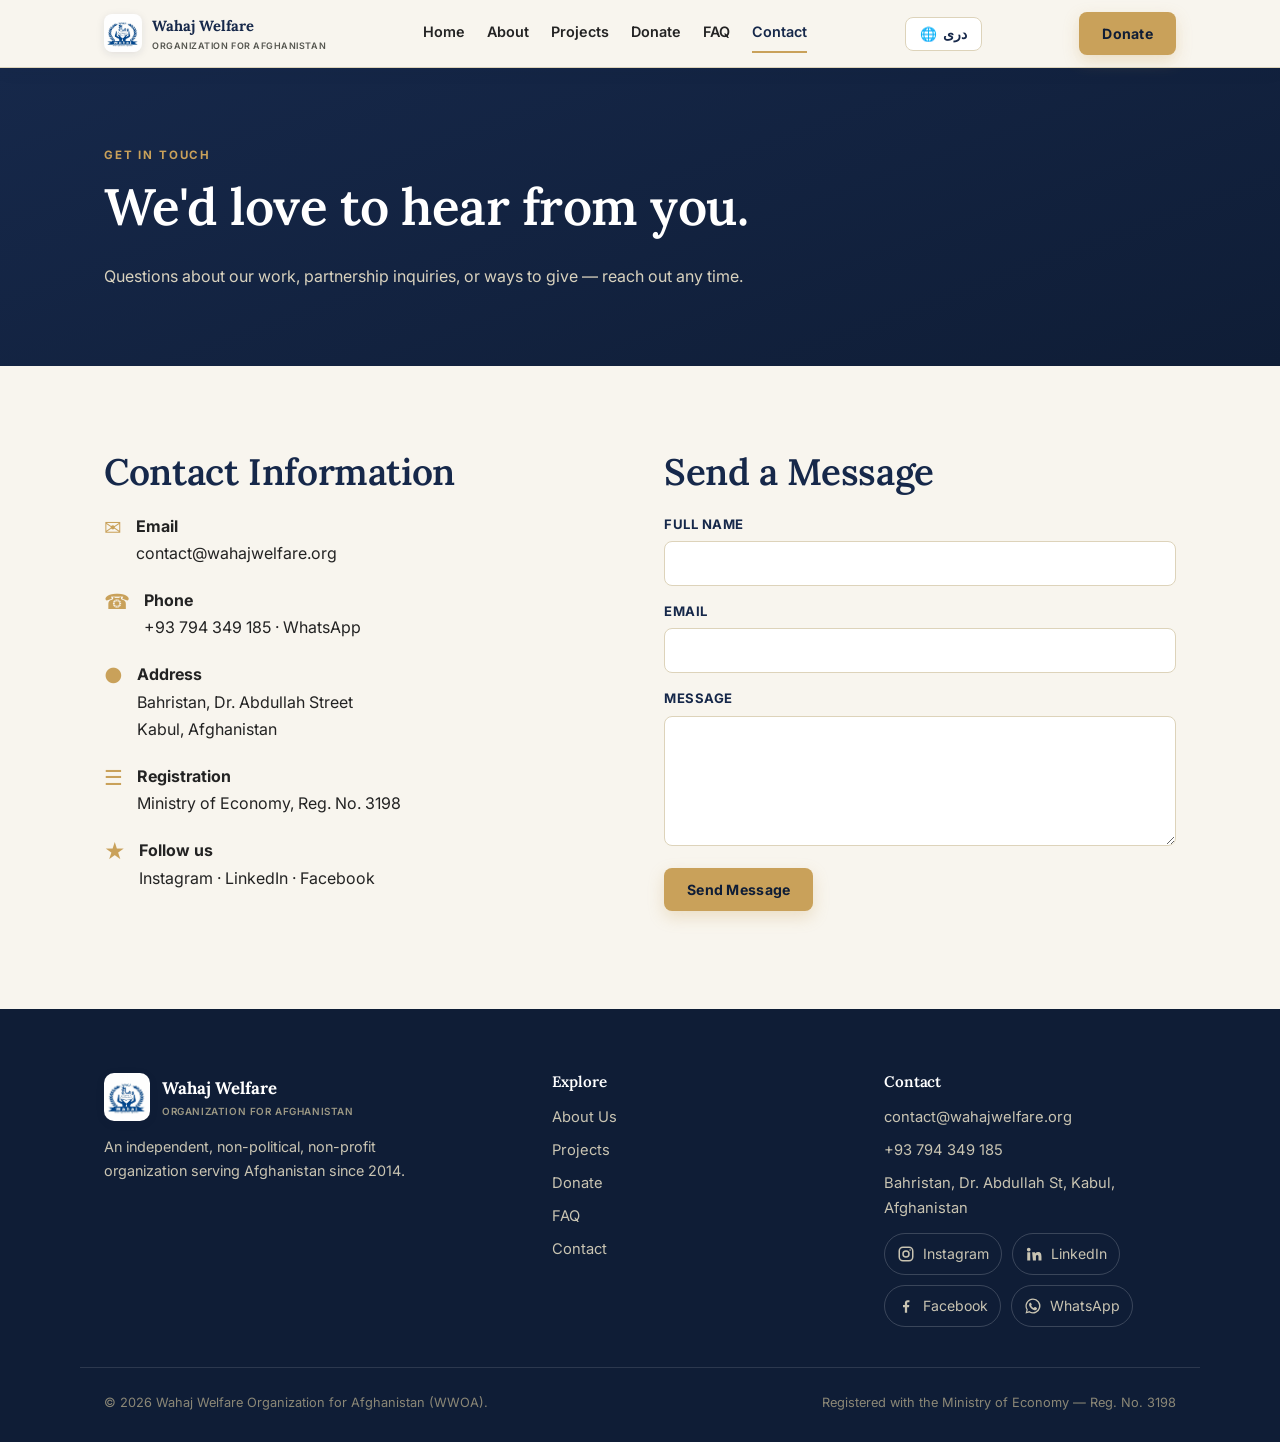
<file: contact.html>
<!DOCTYPE html>
<html lang="en">
<head>
<meta charset="UTF-8">
<meta name="viewport" content="width=device-width, initial-scale=1.0">
<title>Contact WWOA | Wahaj Welfare Organization, Kabul, Afghanistan</title>
<meta name="description" content="Contact Wahaj Welfare Organization for Afghanistan in Kabul by email, phone or WhatsApp to donate, volunteer, partner with us or ask a question.">
<link rel="canonical" href="https://wahajwelfare.org/contact.html">
<meta name="robots" content="index, follow">
<meta property="og:type" content="website">
<meta property="og:site_name" content="Wahaj Welfare Organization for Afghanistan">
<meta property="og:title" content="Contact WWOA | Wahaj Welfare Organization, Kabul, Afghanistan">
<meta property="og:description" content="Contact Wahaj Welfare Organization for Afghanistan in Kabul by email, phone or WhatsApp to donate, volunteer, partner with us or ask a question.">
<meta property="og:url" content="https://wahajwelfare.org/contact.html">
<meta property="og:image" content="https://wahajwelfare.org/images/og-image.jpg">
<meta property="og:image:width" content="1200">
<meta property="og:image:height" content="630">
<meta name="twitter:card" content="summary_large_image">
<meta name="twitter:title" content="Contact WWOA | Wahaj Welfare Organization, Kabul, Afghanistan">
<meta name="twitter:description" content="Contact Wahaj Welfare Organization for Afghanistan in Kabul by email, phone or WhatsApp to donate, volunteer, partner with us or ask a question.">
<meta name="twitter:image" content="https://wahajwelfare.org/images/og-image.jpg">
<meta name="theme-color" content="#16284A">
<link rel="apple-touch-icon" href="images/logo.jpg">
<link rel="icon" href="images/logo.jpg">
<link rel="preconnect" href="https://fonts.googleapis.com">
<link href="https://fonts.googleapis.com/css2?family=Lora:wght@500;600;700&family=Inter:wght@400;500;600;700&family=Noto+Naskh+Arabic:wght@400;500;600;700&display=swap" rel="stylesheet">
<link rel="stylesheet" href="styles.css?v=9">
</head>
<body>

<header class="site-header">
  <div class="nav-wrap">
    <a href="index.html" class="brand">
      <img src="images/logo.jpg" alt="WWOA logo">
      <span class="brand-text"><span data-i18n="brand.name">Wahaj Welfare</span><br><small data-i18n="brand.sub">Organization for Afghanistan</small></span>
    </a>
    <button class="nav-toggle" aria-label="Toggle menu">&#9776;</button>
    <nav class="primary-nav">
      <a href="index.html" data-i18n="nav.home">Home</a>
      <a href="about.html" data-i18n="nav.about">About</a>
      <a href="projects.html" data-i18n="nav.projects">Projects</a>
      <a href="donate.html" data-i18n="nav.donate">Donate</a>
      <a href="faq.html" data-i18n="nav.faq">FAQ</a>
      <a href="contact.html" class="active" data-i18n="nav.contact">Contact</a>
    </nav>
    <button id="lang-toggle" class="lang-toggle-btn" type="button">&#127760; <span id="lang-toggle-label">دری</span></button>
    <button type="button" class="btn btn-primary nav-cta js-aseel-donate" data-i18n="nav.donateBtn">Donate</button>
  </div>
</header>

<section class="page-hero">
  <div class="container">
    <span class="eyebrow" data-i18n="contact.eyebrow">Get In Touch</span>
    <h1 data-i18n="contact.h1">We'd love to hear from you.</h1>
    <p data-i18n="contact.lead">Questions about our work, partnership inquiries, or ways to give — reach out any time.</p>
  </div>
</section>

<section class="section">
  <div class="container contact-grid">
    <div>
      <h2 data-i18n="contact.infoH2">Contact Information</h2>
      <div class="info-row">
        <span class="ico">&#9993;</span>
        <div>
          <strong data-i18n="contact.email">Email</strong><br>
          <a href="mailto:contact@wahajwelfare.org">contact@wahajwelfare.org</a>
        </div>
      </div>
      <div class="info-row">
        <span class="ico">&#9742;</span>
        <div>
          <strong data-i18n="contact.phone">Phone</strong><br>
          <a href="tel:+93794349185" dir="ltr">+93 794 349 185</a> &middot; <a href="https://wa.me/93794349185" target="_blank" rel="noopener">WhatsApp</a>
        </div>
      </div>
      <div class="info-row">
        <span class="ico">&#9679;</span>
        <div>
          <strong data-i18n="contact.address">Address</strong><br>
          <span data-i18n="contact.addressValue">Bahristan, Dr. Abdullah Street<br>Kabul, Afghanistan</span>
        </div>
      </div>
      <div class="info-row">
        <span class="ico">&#9776;</span>
        <div>
          <strong data-i18n="contact.registration">Registration</strong><br>
          <span data-i18n="contact.registrationValue">Ministry of Economy, Reg. No. 3198</span>
        </div>
      </div>
      <div class="info-row">
        <span class="ico">&#9733;</span>
        <div>
          <strong data-i18n="contact.social">Follow us</strong><br>
          <a href="https://www.instagram.com/wwoa.org_/" target="_blank" rel="noopener">Instagram</a> &middot; <a href="https://www.linkedin.com/in/wahaj-welfare-organization-b6a9b2445/" target="_blank" rel="noopener">LinkedIn</a> &middot; <a href="https://www.facebook.com/share/p/1A1uJ5YNQy/" target="_blank" rel="noopener">Facebook</a>
        </div>
      </div>
    </div>

    <div>
      <h2 data-i18n="contact.formH2">Send a Message</h2>
      <form class="form" id="contact-form" action="https://formsubmit.co/contact@wahajwelfare.org" method="POST">
        <input type="hidden" name="_subject" value="WWOA contact form message">
        <input type="hidden" name="_template" value="table">
        <input type="hidden" name="_captcha" value="false">
        <input type="hidden" name="_next" value="">
        <input type="hidden" name="_url" value="">
        <input type="text" name="_honey" tabindex="-1" autocomplete="off" style="position:absolute;left:-9999px;" aria-hidden="true">
        <label for="name" data-i18n="contact.name">Full Name</label>
        <input type="text" id="name" name="name" required>
        <label for="email" data-i18n="contact.emailLabel">Email</label>
        <input type="email" id="email" name="email" required>
        <label for="message" data-i18n="contact.message">Message</label>
        <textarea id="message" name="message" required></textarea>
        <button type="submit" class="btn btn-primary" data-i18n="contact.send">Send Message</button>
        <p class="small-note" id="form-note" style="margin-top:14px;"></p>
      </form>
    </div>
  </div>
</section>

<footer>
  <div class="container footer-grid">
    <div>
      <div class="brand" style="color:#fff; margin-bottom:14px;">
        <img src="images/logo.jpg" alt="WWOA logo" style="height:48px;">
        <span class="brand-text" style="color:#fff;"><span data-i18n="brand.name">Wahaj Welfare</span><br><small style="color:#9C9884;" data-i18n="brand.sub">Organization for Afghanistan</small></span>
      </div>
      <p style="max-width:320px; font-size:.9rem;" data-i18n="footer.tagline">An independent, non-political, non-profit organization serving Afghanistan since 2014.</p>
    </div>
    <div>
      <h4 data-i18n="footer.explore">Explore</h4>
      <a href="about.html" data-i18n="nav.about">About Us</a>
      <a href="projects.html" data-i18n="nav.projects">Projects</a>
      <a href="donate.html" data-i18n="nav.donate">Donate</a>
      <a href="faq.html" data-i18n="nav.faq">FAQ</a>
      <a href="contact.html" data-i18n="nav.contact">Contact</a>
    </div>
    <div>
      <h4 data-i18n="footer.contactHeading">Contact</h4>
      <a href="mailto:contact@wahajwelfare.org">contact@wahajwelfare.org</a>
      <a href="tel:+93794349185" dir="ltr">+93 794 349 185</a>
      <a href="#" data-i18n="footer.address">Bahristan, Dr. Abdullah St, Kabul, Afghanistan</a>
      <div class="social-links">
        <a href="https://www.instagram.com/wwoa.org_/" target="_blank" rel="noopener" aria-label="WWOA on Instagram"><svg width="18" height="18" viewBox="0 0 24 24" fill="none" stroke="currentColor" stroke-width="2" aria-hidden="true"><rect x="3" y="3" width="18" height="18" rx="5"/><circle cx="12" cy="12" r="4"/><circle cx="17.5" cy="6.5" r="1" fill="currentColor" stroke="none"/></svg><span>Instagram</span></a>
        <a href="https://www.linkedin.com/in/wahaj-welfare-organization-b6a9b2445/" target="_blank" rel="noopener" aria-label="WWOA on LinkedIn"><svg width="18" height="18" viewBox="0 0 24 24" fill="currentColor" aria-hidden="true"><path d="M4.98 3.5a2.5 2.5 0 1 1 0 5 2.5 2.5 0 0 1 0-5zM3 9.75h4v11H3zM9.5 9.75h3.8v1.6h.06c.53-1 1.84-2.05 3.79-2.05 4.05 0 4.8 2.66 4.8 6.13v5.32h-4v-4.72c0-1.13-.02-2.58-1.57-2.58-1.57 0-1.81 1.23-1.81 2.5v4.8h-4z"/></svg><span>LinkedIn</span></a>
        <a href="https://www.facebook.com/share/p/1A1uJ5YNQy/" target="_blank" rel="noopener" aria-label="WWOA on Facebook"><svg width="18" height="18" viewBox="0 0 24 24" fill="currentColor" aria-hidden="true"><path d="M13.5 21v-7.5h2.5l.4-3h-2.9V8.6c0-.9.25-1.5 1.5-1.5h1.6V4.4c-.3 0-1.2-.1-2.3-.1-2.3 0-3.8 1.4-3.8 3.9v2.3H8v3h2.5V21z"/></svg><span>Facebook</span></a>
        <a href="https://wa.me/93794349185" target="_blank" rel="noopener" aria-label="WhatsApp +93 794 349 185"><svg width="18" height="18" viewBox="0 0 24 24" fill="currentColor" aria-hidden="true"><path d="M12 2a10 10 0 0 0-8.6 15.1L2 22l5-1.3A10 10 0 1 0 12 2zm0 18.2c-1.6 0-3.1-.4-4.4-1.2l-.3-.2-3 .8.8-2.9-.2-.3A8.2 8.2 0 1 1 12 20.2zm4.5-6.1c-.2-.1-1.5-.7-1.7-.8-.2-.1-.4-.1-.6.1l-.8 1c-.1.2-.3.2-.5.1-.2-.1-1-.4-2-1.2-.7-.6-1.2-1.4-1.3-1.6-.1-.2 0-.4.1-.5l.4-.4.2-.4c.1-.1 0-.3 0-.4l-.8-1.8c-.2-.5-.4-.4-.6-.4h-.5c-.2 0-.5.1-.7.3-.2.2-.9.9-.9 2.2s.9 2.6 1.1 2.7c.1.2 1.8 2.8 4.4 3.9 1.6.7 2.3.7 3.1.6.5-.1 1.5-.6 1.7-1.2.2-.6.2-1.1.2-1.2-.1-.1-.3-.2-.5-.3z"/></svg><span>WhatsApp</span></a>
      </div>
    </div>
  </div>
  <div class="container footer-bottom">
    <span data-i18n="footer.copyright">&copy; 2026 Wahaj Welfare Organization for Afghanistan (WWOA).</span>
    <span data-i18n="footer.registration">Registered with the Ministry of Economy — Reg. No. 3198</span>
  </div>
</footer>

<script src="translations.js?v=11"></script>
<script src="script.js?v=10"></script>
<script defer src="https://cdn.aseelapp.com/widget-v1.js" data-organization="organization_01M0PSYGAQQCZ6XDWA9TCK3YZN"></script>
<script defer src="https://cdn.aseelapp.com/elements-v1.js" data-organization="organization_01M0PSYGAQQCZ6XDWA9TCK3YZN"></script>
</body>
</html>
</file>
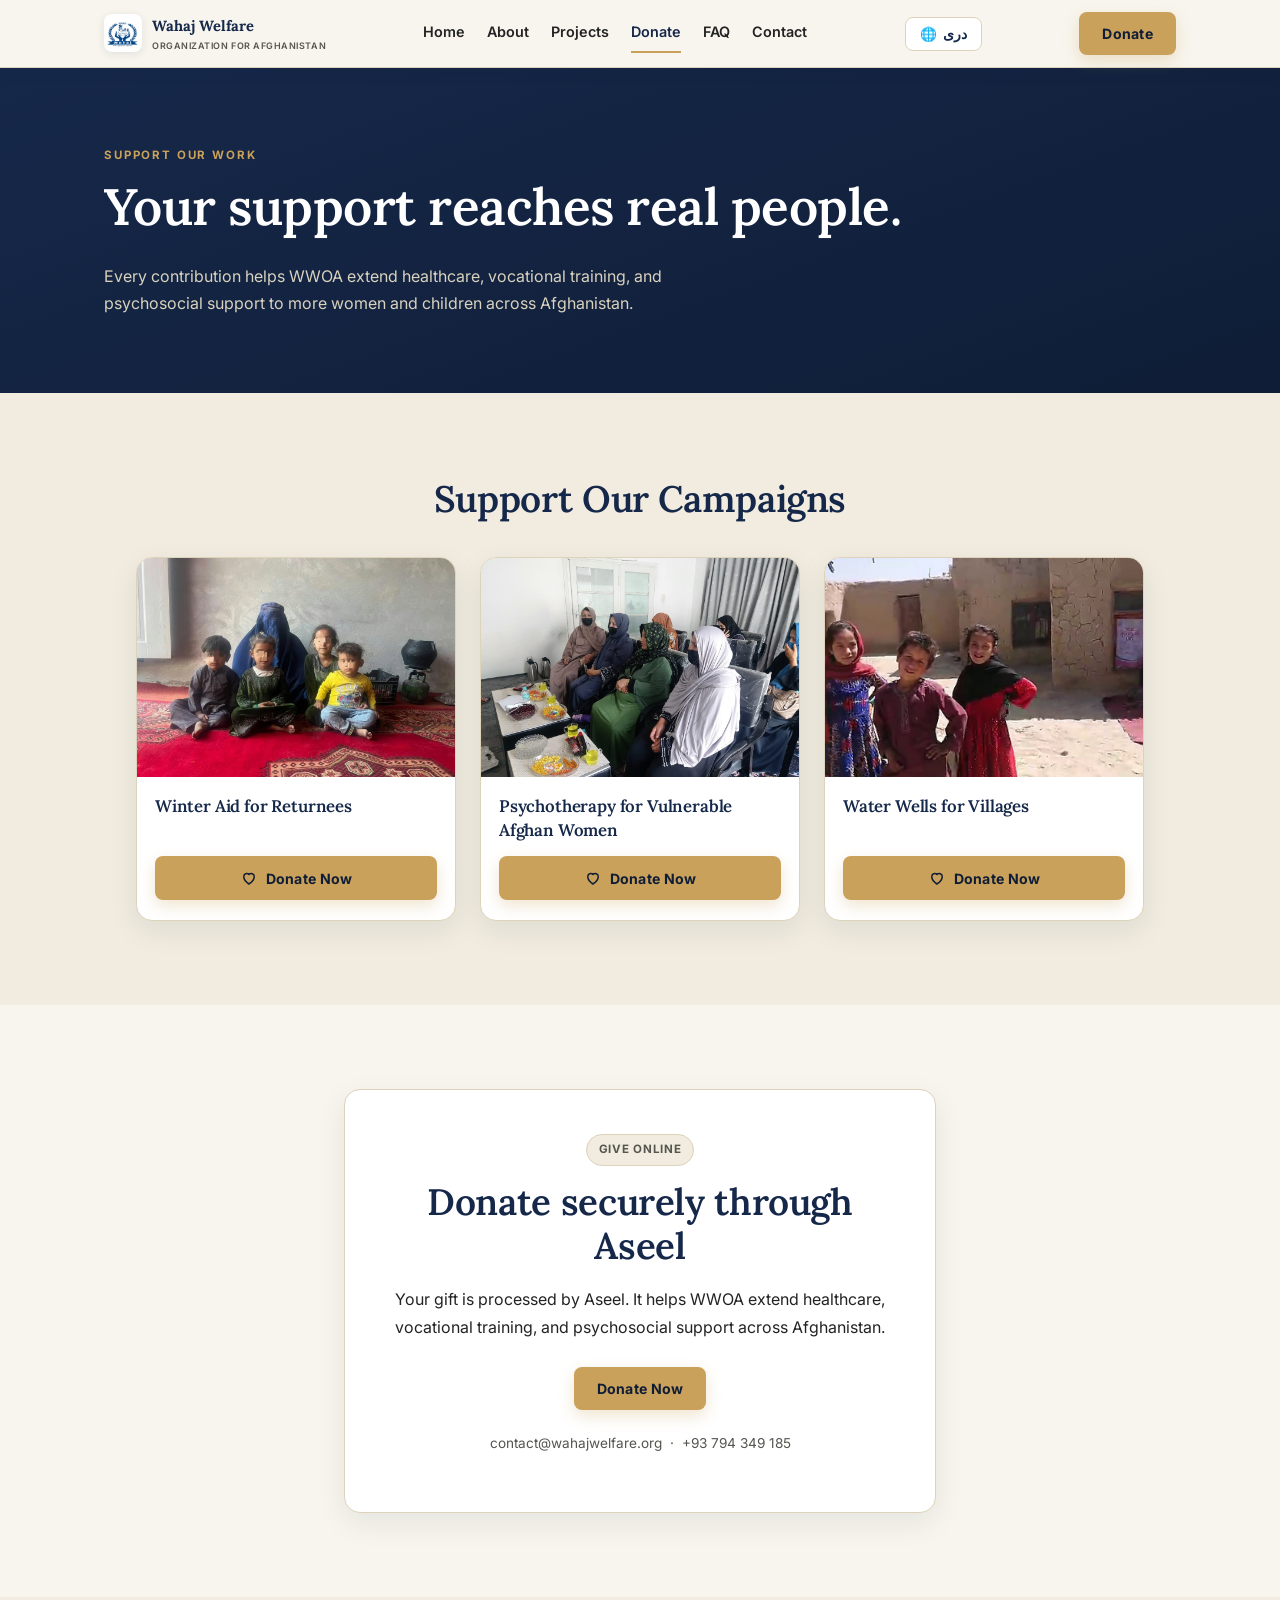
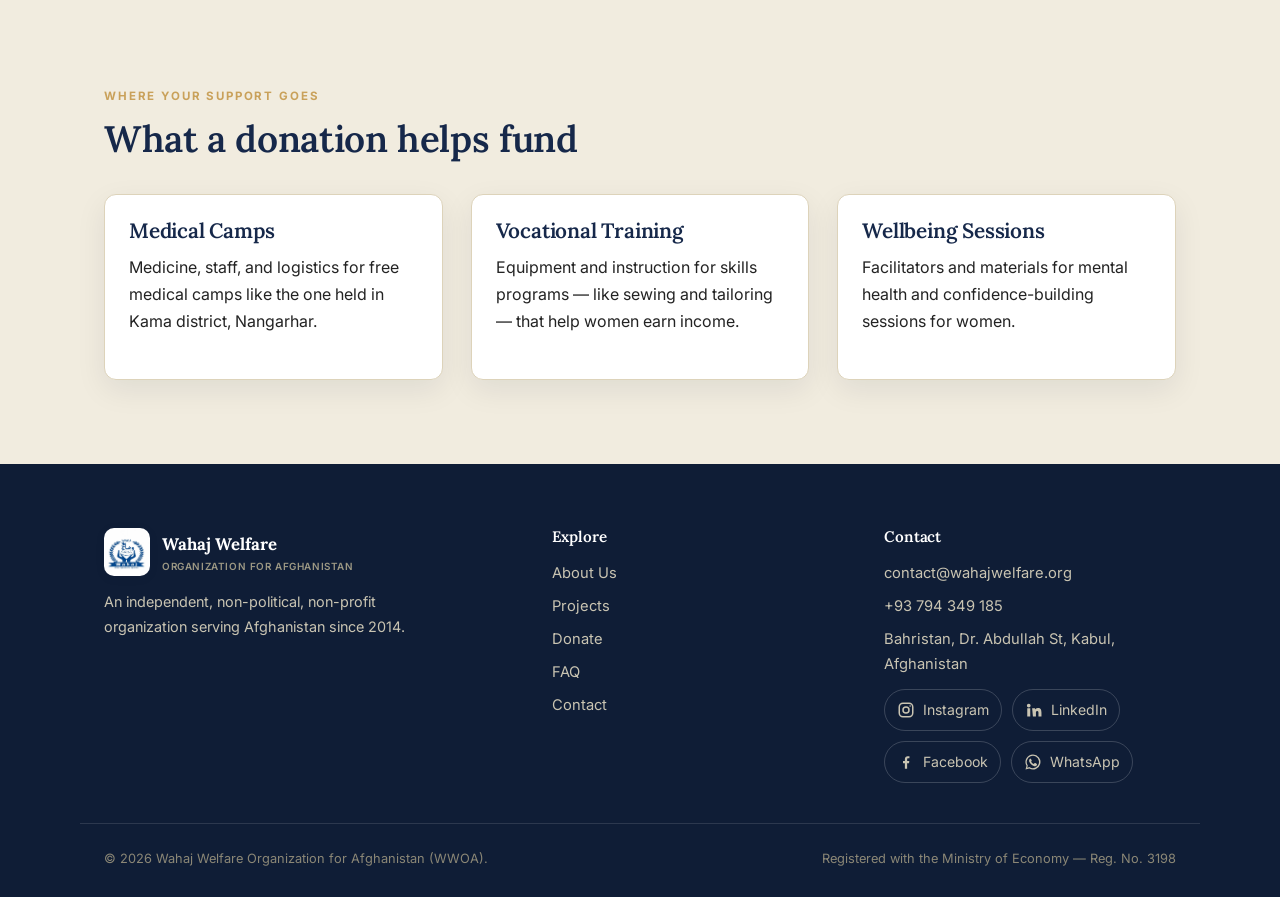
<file: donate.html>
<!DOCTYPE html>
<html lang="en">
<head>
<meta charset="UTF-8">
<meta name="viewport" content="width=device-width, initial-scale=1.0">
<title>Donate to Afghanistan | Support WWOA Campaigns – Winter Aid, Water Wells</title>
<meta name="description" content="Donate securely to WWOA campaigns: winter aid for returnee families, clean water wells for villages, and psychotherapy for vulnerable Afghan women. Every gift helps.">
<link rel="canonical" href="https://wahajwelfare.org/donate.html">
<meta name="robots" content="index, follow">
<meta property="og:type" content="website">
<meta property="og:site_name" content="Wahaj Welfare Organization for Afghanistan">
<meta property="og:title" content="Donate to Afghanistan | Support WWOA Campaigns – Winter Aid, Water Wells">
<meta property="og:description" content="Donate securely to WWOA campaigns: winter aid for returnee families, clean water wells for villages, and psychotherapy for vulnerable Afghan women. Every gift helps.">
<meta property="og:url" content="https://wahajwelfare.org/donate.html">
<meta property="og:image" content="https://wahajwelfare.org/images/og-image.jpg">
<meta property="og:image:width" content="1200">
<meta property="og:image:height" content="630">
<meta name="twitter:card" content="summary_large_image">
<meta name="twitter:title" content="Donate to Afghanistan | Support WWOA Campaigns – Winter Aid, Water Wells">
<meta name="twitter:description" content="Donate securely to WWOA campaigns: winter aid for returnee families, clean water wells for villages, and psychotherapy for vulnerable Afghan women. Every gift helps.">
<meta name="twitter:image" content="https://wahajwelfare.org/images/og-image.jpg">
<meta name="theme-color" content="#16284A">
<link rel="apple-touch-icon" href="images/logo.jpg">
<link rel="icon" href="images/logo.jpg">
<link rel="preconnect" href="https://fonts.googleapis.com">
<link href="https://fonts.googleapis.com/css2?family=Lora:wght@500;600;700&family=Inter:wght@400;500;600;700&family=Noto+Naskh+Arabic:wght@400;500;600;700&display=swap" rel="stylesheet">
<link rel="stylesheet" href="styles.css?v=9">
</head>
<body>

<header class="site-header">
  <div class="nav-wrap">
    <a href="index.html" class="brand">
      <img src="images/logo.jpg" alt="WWOA logo">
      <span class="brand-text"><span data-i18n="brand.name">Wahaj Welfare</span><br><small data-i18n="brand.sub">Organization for Afghanistan</small></span>
    </a>
    <button class="nav-toggle" aria-label="Toggle menu">&#9776;</button>
    <nav class="primary-nav">
      <a href="index.html" data-i18n="nav.home">Home</a>
      <a href="about.html" data-i18n="nav.about">About</a>
      <a href="projects.html" data-i18n="nav.projects">Projects</a>
      <a href="donate.html" class="active" data-i18n="nav.donate">Donate</a>
      <a href="faq.html" data-i18n="nav.faq">FAQ</a>
      <a href="contact.html" data-i18n="nav.contact">Contact</a>
    </nav>
    <button id="lang-toggle" class="lang-toggle-btn" type="button">&#127760; <span id="lang-toggle-label">دری</span></button>
    <button type="button" class="btn btn-primary nav-cta js-aseel-donate" data-i18n="nav.donateBtn">Donate</button>
  </div>
</header>

<section class="page-hero">
  <div class="container">
    <span class="eyebrow" data-i18n="donate.eyebrow">Support Our Work</span>
    <h1 data-i18n="donate.h1">Your support reaches real people.</h1>
    <p data-i18n="donate.lead">Every contribution helps WWOA extend healthcare, vocational training, and psychosocial support to more women and children across Afghanistan.</p>
  </div>
</section>

<section class="section section--cream2" id="campaigns">
  <div class="container">
    <h2 class="camps-h2" data-i18n="camps.h2">Support Our Campaigns</h2>
    <div class="camps-grid">
      <div class="camp-card">
        <img loading="lazy" src="images/winter-campaign.jpg" alt="A returnee mother with her four young children at home">
        <div class="camp-card-body">
          <h3 data-i18n="camps.c1">Winter Aid for Returnees</h3>
          <button type="button" class="btn btn-primary camp-donate js-aseel-donate" data-campaign="camp_01M5VS1YA0S8M3RCFSGTB02S5N"><svg width="18" height="18" viewBox="0 0 24 24" fill="none" stroke="currentColor" stroke-width="2" stroke-linecap="round" stroke-linejoin="round" aria-hidden="true"><path d="M12 20s-7-4.4-7-10a4 4 0 0 1 7-2.6A4 4 0 0 1 19 10c0 5.6-7 10-7 10z"/></svg><span data-i18n="home.donateNow">Donate Now</span></button>
        </div>
      </div>
      <div class="camp-card">
        <img loading="lazy" src="images/consultation-3.jpg" alt="Women attending a WWOA wellbeing session">
        <div class="camp-card-body">
          <h3 data-i18n="camps.c2">Psychotherapy for Vulnerable Afghan Women</h3>
          <button type="button" class="btn btn-primary camp-donate js-aseel-donate" data-campaign="camp_01M2Z61BTM0E1E96JP929FZ91A"><svg width="18" height="18" viewBox="0 0 24 24" fill="none" stroke="currentColor" stroke-width="2" stroke-linecap="round" stroke-linejoin="round" aria-hidden="true"><path d="M12 20s-7-4.4-7-10a4 4 0 0 1 7-2.6A4 4 0 0 1 19 10c0 5.6-7 10-7 10z"/></svg><span data-i18n="home.donateNow">Donate Now</span></button>
        </div>
      </div>
      <div class="camp-card">
        <img loading="lazy" src="images/water-wells.jpg" alt="Children in a village without clean water">
        <div class="camp-card-body">
          <h3 data-i18n="camps.c3">Water Wells for Villages</h3>
          <button type="button" class="btn btn-primary camp-donate js-aseel-donate" data-campaign="camp_01M5VW6J8X163B67EJP12RFX0Y"><svg width="18" height="18" viewBox="0 0 24 24" fill="none" stroke="currentColor" stroke-width="2" stroke-linecap="round" stroke-linejoin="round" aria-hidden="true"><path d="M12 20s-7-4.4-7-10a4 4 0 0 1 7-2.6A4 4 0 0 1 19 10c0 5.6-7 10-7 10z"/></svg><span data-i18n="home.donateNow">Donate Now</span></button>
        </div>
      </div>
    </div>
  </div>
</section>

<section class="section">
  <div class="container" style="max-width:640px;">
    <div class="donate-panel">
      <span class="coming-soon" data-i18n="donate.openBadge">Give online</span>
      <h2 data-i18n="donate.openH2">Donate securely through Aseel</h2>
      <p data-i18n="donate.openP">Your gift is processed by Aseel. It helps WWOA extend healthcare, vocational training, and psychosocial support across Afghanistan.</p>
      <button type="button" class="btn btn-primary js-aseel-donate" data-i18n="home.donateNow">Donate Now</button>
      <p class="small-note" style="margin-top:22px;">contact@wahajwelfare.org &nbsp;&middot;&nbsp; +93 794 349 185</p>
    </div>
  </div>
</section>

<section class="section section--cream2">
  <div class="container">
    <span class="eyebrow" data-i18n="donate.whereEyebrow">Where Your Support Goes</span>
    <h2 data-i18n="donate.whereH2">What a donation helps fund</h2>
    <div class="grid grid-3" style="margin-top:32px;">
      <div class="card"><div class="card-body">
        <h3 data-i18n="donate.w1H3">Medical Camps</h3>
        <p data-i18n="donate.w1P">Medicine, staff, and logistics for free medical camps like the one held in Kama district, Nangarhar.</p>
      </div></div>
      <div class="card"><div class="card-body">
        <h3 data-i18n="donate.w2H3">Vocational Training</h3>
        <p data-i18n="donate.w2P">Equipment and instruction for skills programs — like sewing and tailoring — that help women earn income.</p>
      </div></div>
      <div class="card"><div class="card-body">
        <h3 data-i18n="donate.w3H3">Wellbeing Sessions</h3>
        <p data-i18n="donate.w3P">Facilitators and materials for mental health and confidence-building sessions for women.</p>
      </div></div>
    </div>
  </div>
</section>

<footer>
  <div class="container footer-grid">
    <div>
      <div class="brand" style="color:#fff; margin-bottom:14px;">
        <img src="images/logo.jpg" alt="WWOA logo" style="height:48px;">
        <span class="brand-text" style="color:#fff;"><span data-i18n="brand.name">Wahaj Welfare</span><br><small style="color:#9C9884;" data-i18n="brand.sub">Organization for Afghanistan</small></span>
      </div>
      <p style="max-width:320px; font-size:.9rem;" data-i18n="footer.tagline">An independent, non-political, non-profit organization serving Afghanistan since 2014.</p>
    </div>
    <div>
      <h4 data-i18n="footer.explore">Explore</h4>
      <a href="about.html" data-i18n="nav.about">About Us</a>
      <a href="projects.html" data-i18n="nav.projects">Projects</a>
      <a href="donate.html" data-i18n="nav.donate">Donate</a>
      <a href="faq.html" data-i18n="nav.faq">FAQ</a>
      <a href="contact.html" data-i18n="nav.contact">Contact</a>
    </div>
    <div>
      <h4 data-i18n="footer.contactHeading">Contact</h4>
      <a href="mailto:contact@wahajwelfare.org">contact@wahajwelfare.org</a>
      <a href="tel:+93794349185" dir="ltr">+93 794 349 185</a>
      <a href="#" data-i18n="footer.address">Bahristan, Dr. Abdullah St, Kabul, Afghanistan</a>
      <div class="social-links">
        <a href="https://www.instagram.com/wwoa.org_/" target="_blank" rel="noopener" aria-label="WWOA on Instagram"><svg width="18" height="18" viewBox="0 0 24 24" fill="none" stroke="currentColor" stroke-width="2" aria-hidden="true"><rect x="3" y="3" width="18" height="18" rx="5"/><circle cx="12" cy="12" r="4"/><circle cx="17.5" cy="6.5" r="1" fill="currentColor" stroke="none"/></svg><span>Instagram</span></a>
        <a href="https://www.linkedin.com/in/wahaj-welfare-organization-b6a9b2445/" target="_blank" rel="noopener" aria-label="WWOA on LinkedIn"><svg width="18" height="18" viewBox="0 0 24 24" fill="currentColor" aria-hidden="true"><path d="M4.98 3.5a2.5 2.5 0 1 1 0 5 2.5 2.5 0 0 1 0-5zM3 9.75h4v11H3zM9.5 9.75h3.8v1.6h.06c.53-1 1.84-2.05 3.79-2.05 4.05 0 4.8 2.66 4.8 6.13v5.32h-4v-4.72c0-1.13-.02-2.58-1.57-2.58-1.57 0-1.81 1.23-1.81 2.5v4.8h-4z"/></svg><span>LinkedIn</span></a>
        <a href="https://www.facebook.com/share/p/1A1uJ5YNQy/" target="_blank" rel="noopener" aria-label="WWOA on Facebook"><svg width="18" height="18" viewBox="0 0 24 24" fill="currentColor" aria-hidden="true"><path d="M13.5 21v-7.5h2.5l.4-3h-2.9V8.6c0-.9.25-1.5 1.5-1.5h1.6V4.4c-.3 0-1.2-.1-2.3-.1-2.3 0-3.8 1.4-3.8 3.9v2.3H8v3h2.5V21z"/></svg><span>Facebook</span></a>
        <a href="https://wa.me/93794349185" target="_blank" rel="noopener" aria-label="WhatsApp +93 794 349 185"><svg width="18" height="18" viewBox="0 0 24 24" fill="currentColor" aria-hidden="true"><path d="M12 2a10 10 0 0 0-8.6 15.1L2 22l5-1.3A10 10 0 1 0 12 2zm0 18.2c-1.6 0-3.1-.4-4.4-1.2l-.3-.2-3 .8.8-2.9-.2-.3A8.2 8.2 0 1 1 12 20.2zm4.5-6.1c-.2-.1-1.5-.7-1.7-.8-.2-.1-.4-.1-.6.1l-.8 1c-.1.2-.3.2-.5.1-.2-.1-1-.4-2-1.2-.7-.6-1.2-1.4-1.3-1.6-.1-.2 0-.4.1-.5l.4-.4.2-.4c.1-.1 0-.3 0-.4l-.8-1.8c-.2-.5-.4-.4-.6-.4h-.5c-.2 0-.5.1-.7.3-.2.2-.9.9-.9 2.2s.9 2.6 1.1 2.7c.1.2 1.8 2.8 4.4 3.9 1.6.7 2.3.7 3.1.6.5-.1 1.5-.6 1.7-1.2.2-.6.2-1.1.2-1.2-.1-.1-.3-.2-.5-.3z"/></svg><span>WhatsApp</span></a>
      </div>
    </div>
  </div>
  <div class="container footer-bottom">
    <span data-i18n="footer.copyright">&copy; 2026 Wahaj Welfare Organization for Afghanistan (WWOA).</span>
    <span data-i18n="footer.registration">Registered with the Ministry of Economy — Reg. No. 3198</span>
  </div>
</footer>

<script src="translations.js?v=11"></script>
<script src="script.js?v=10"></script>
<script defer src="https://cdn.aseelapp.com/widget-v1.js" data-organization="organization_01M0PSYGAQQCZ6XDWA9TCK3YZN"></script>
<script defer src="https://cdn.aseelapp.com/elements-v1.js" data-organization="organization_01M0PSYGAQQCZ6XDWA9TCK3YZN"></script>
</body>
</html>
</file>
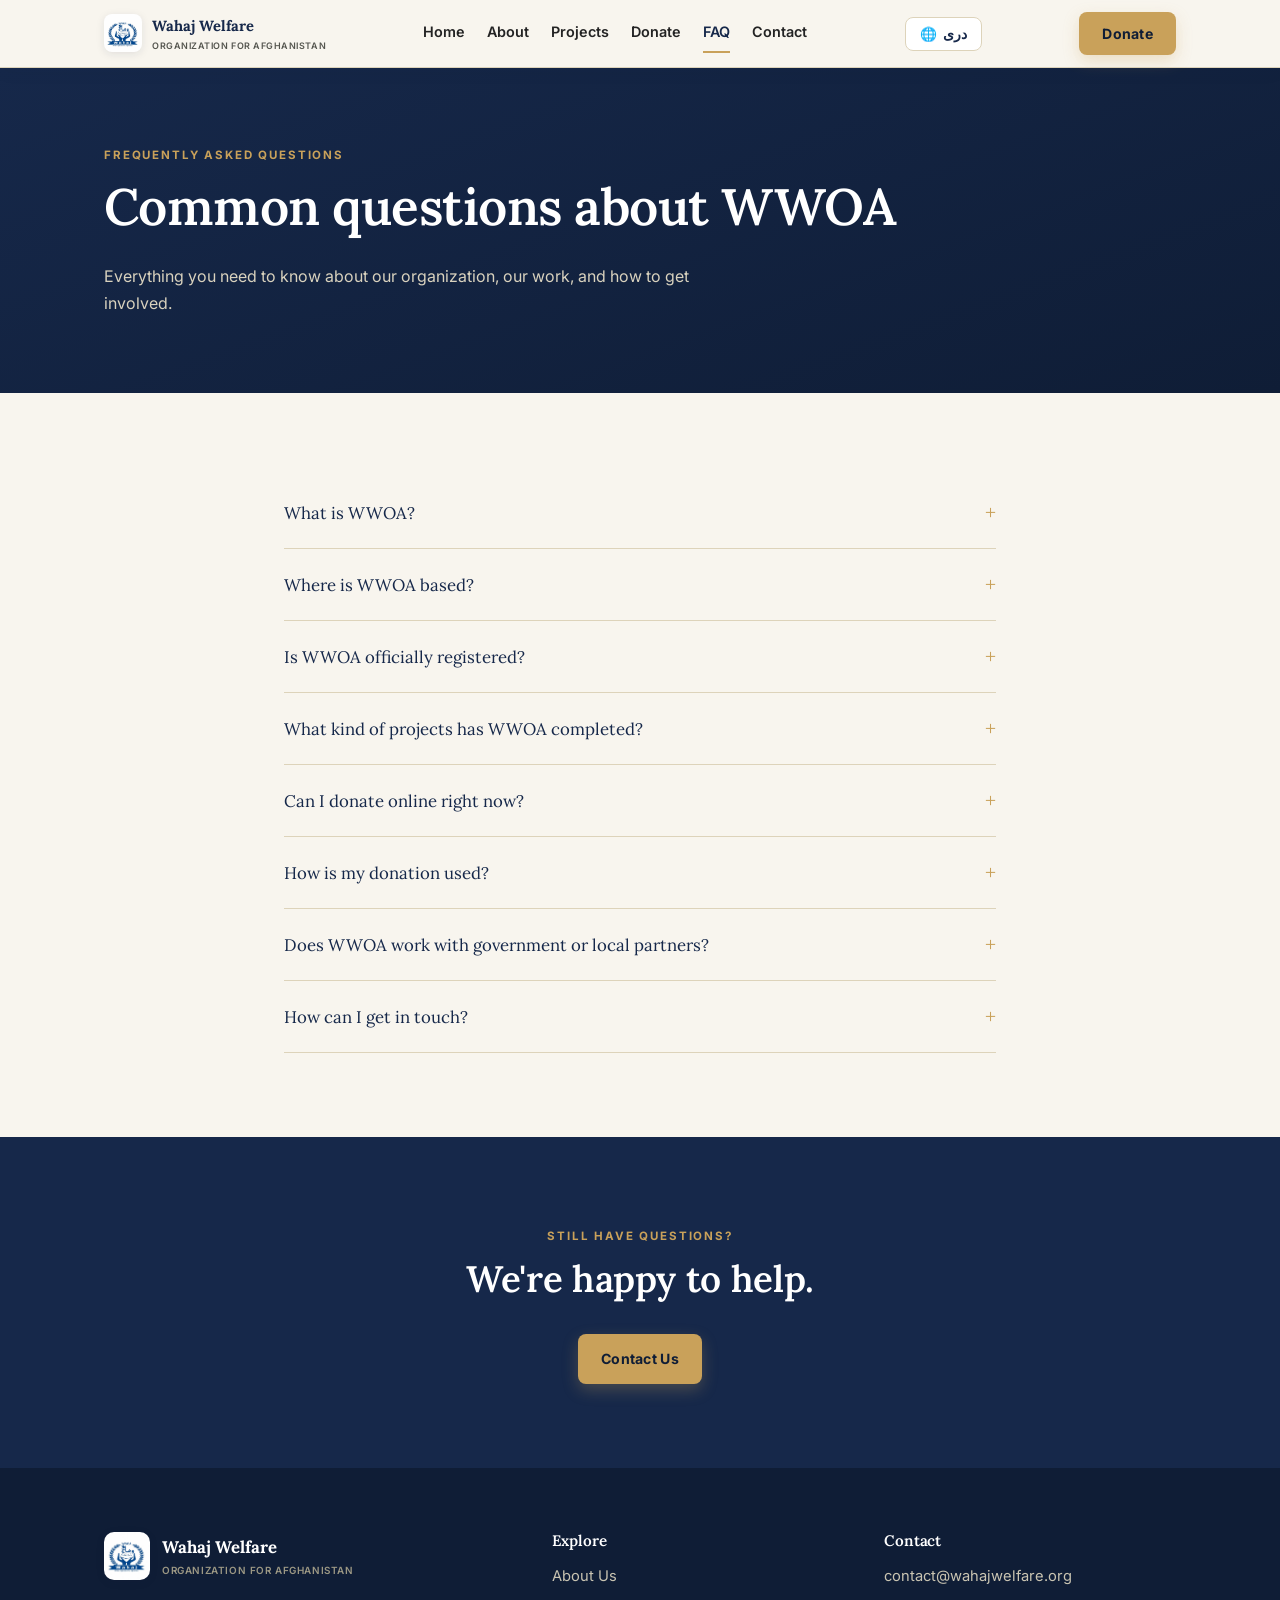
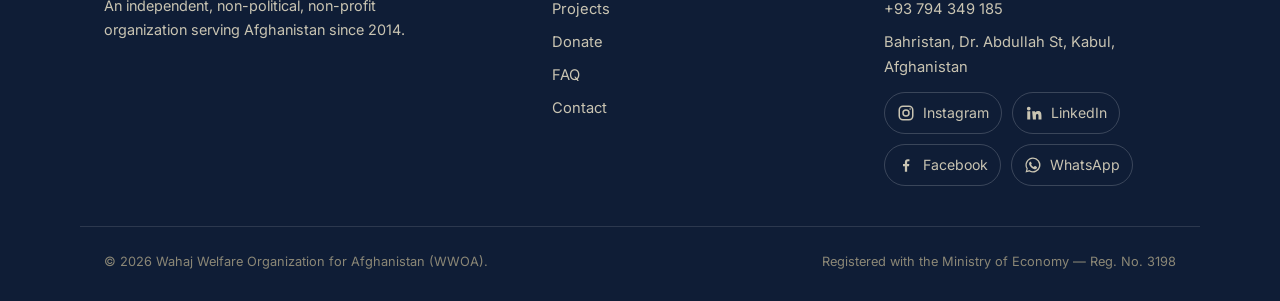
<file: faq.html>
<!DOCTYPE html>
<html lang="en">
<head>
<meta charset="UTF-8">
<meta name="viewport" content="width=device-width, initial-scale=1.0">
<title>FAQ | Wahaj Welfare Organization for Afghanistan (WWOA)</title>
<meta name="description" content="Answers to common questions about WWOA: who we are, where we work, how donations are used, and how to donate or volunteer to help families in Afghanistan.">
<link rel="canonical" href="https://wahajwelfare.org/faq.html">
<meta name="robots" content="index, follow">
<meta property="og:type" content="website">
<meta property="og:site_name" content="Wahaj Welfare Organization for Afghanistan">
<meta property="og:title" content="FAQ | Wahaj Welfare Organization for Afghanistan (WWOA)">
<meta property="og:description" content="Answers to common questions about WWOA: who we are, where we work, how donations are used, and how to donate or volunteer to help families in Afghanistan.">
<meta property="og:url" content="https://wahajwelfare.org/faq.html">
<meta property="og:image" content="https://wahajwelfare.org/images/og-image.jpg">
<meta property="og:image:width" content="1200">
<meta property="og:image:height" content="630">
<meta name="twitter:card" content="summary_large_image">
<meta name="twitter:title" content="FAQ | Wahaj Welfare Organization for Afghanistan (WWOA)">
<meta name="twitter:description" content="Answers to common questions about WWOA: who we are, where we work, how donations are used, and how to donate or volunteer to help families in Afghanistan.">
<meta name="twitter:image" content="https://wahajwelfare.org/images/og-image.jpg">
<meta name="theme-color" content="#16284A">
<link rel="apple-touch-icon" href="images/logo.jpg">
<link rel="icon" href="images/logo.jpg">
<link rel="preconnect" href="https://fonts.googleapis.com">
<link href="https://fonts.googleapis.com/css2?family=Lora:wght@500;600;700&family=Inter:wght@400;500;600;700&family=Noto+Naskh+Arabic:wght@400;500;600;700&display=swap" rel="stylesheet">
<link rel="stylesheet" href="styles.css?v=9">
</head>
<body>

<header class="site-header">
  <div class="nav-wrap">
    <a href="index.html" class="brand">
      <img src="images/logo.jpg" alt="WWOA logo">
      <span class="brand-text"><span data-i18n="brand.name">Wahaj Welfare</span><br><small data-i18n="brand.sub">Organization for Afghanistan</small></span>
    </a>
    <button class="nav-toggle" aria-label="Toggle menu">&#9776;</button>
    <nav class="primary-nav">
      <a href="index.html" data-i18n="nav.home">Home</a>
      <a href="about.html" data-i18n="nav.about">About</a>
      <a href="projects.html" data-i18n="nav.projects">Projects</a>
      <a href="donate.html" data-i18n="nav.donate">Donate</a>
      <a href="faq.html" class="active" data-i18n="nav.faq">FAQ</a>
      <a href="contact.html" data-i18n="nav.contact">Contact</a>
    </nav>
    <button id="lang-toggle" class="lang-toggle-btn" type="button">&#127760; <span id="lang-toggle-label">دری</span></button>
    <button type="button" class="btn btn-primary nav-cta js-aseel-donate" data-i18n="nav.donateBtn">Donate</button>
  </div>
</header>

<section class="page-hero">
  <div class="container">
    <span class="eyebrow" data-i18n="faq.eyebrow">Frequently Asked Questions</span>
    <h1 data-i18n="faq.h1">Common questions about WWOA</h1>
    <p data-i18n="faq.lead">Everything you need to know about our organization, our work, and how to get involved.</p>
  </div>
</section>

<section class="section" style="max-width:760px; margin:0 auto;">
  <div class="container">

    <div class="faq-item">
      <button class="faq-q"><span data-i18n="faq.q1">What is WWOA?</span><span class="icon">+</span></button>
      <div class="faq-a"><p data-i18n="faq.a1">WWOA (Wahaj Welfare Organization for Afghanistan) is an independent, non-profit, non-political, and non-governmental organization founded in 2014. We work in education, healthcare, vocational training, and psychosocial support to help vulnerable communities across Afghanistan.</p></div>
    </div>

    <div class="faq-item">
      <button class="faq-q"><span data-i18n="faq.q2">Where is WWOA based?</span><span class="icon">+</span></button>
      <div class="faq-a"><p data-i18n="faq.a2">WWOA was originally founded in Jalalabad, Nangarhar Province, and later relocated its head office to Kabul to support a broader national presence.</p></div>
    </div>

    <div class="faq-item">
      <button class="faq-q"><span data-i18n="faq.q3">Is WWOA officially registered?</span><span class="icon">+</span></button>
      <div class="faq-a"><p data-i18n="faq.a3">Yes. WWOA is registered with Afghanistan's Ministry of Economy under registration number 3198.</p></div>
    </div>

    <div class="faq-item">
      <button class="faq-q"><span data-i18n="faq.q4">What kind of projects has WWOA completed?</span><span class="icon">+</span></button>
      <div class="faq-a"><p data-i18n="faq.a4">WWOA has conducted a free medical camp treating 258 patients in Kama district, Nangarhar; a three-month vocational sewing training program for 10 women in Afshar; and three mental health and wellbeing sessions reaching 47 women. See our <a href="projects.html" style="text-decoration:underline;">Projects page</a> for full details.</p></div>
    </div>

    <div class="faq-item">
      <button class="faq-q"><span data-i18n="faq.q5">Can I donate online right now?</span><span class="icon">+</span></button>
      <div class="faq-a"><p data-i18n="faq.a5">Yes. Use Donate on this site — it opens a secure Aseel form. You can also reach us on the <a href="contact.html" style="text-decoration:underline;">Contact page</a>.</p></div>
    </div>

    <div class="faq-item">
      <button class="faq-q"><span data-i18n="faq.q6">How is my donation used?</span><span class="icon">+</span></button>
      <div class="faq-a"><p data-i18n="faq.a6">Donations go directly toward WWOA's programs — medical camps, vocational training, and psychosocial support sessions — as well as the logistics, staff, and materials needed to deliver them.</p></div>
    </div>

    <div class="faq-item">
      <button class="faq-q"><span data-i18n="faq.q7">Does WWOA work with government or local partners?</span><span class="icon">+</span></button>
      <div class="faq-a"><p data-i18n="faq.a7">Yes. WWOA regularly partners with local public health departments, district administrations, and community elders to plan and deliver its programs safely and effectively.</p></div>
    </div>

    <div class="faq-item">
      <button class="faq-q"><span data-i18n="faq.q8">How can I get in touch?</span><span class="icon">+</span></button>
      <div class="faq-a"><p data-i18n="faq.a8">You can reach us at <a href="mailto:contact@wahajwelfare.org" style="text-decoration:underline;">contact@wahajwelfare.org</a>, by phone at +93 794 349 185, or through our <a href="contact.html" style="text-decoration:underline;">Contact page</a>.</p></div>
    </div>

  </div>
</section>

<section class="section section--navy">
  <div class="container" style="text-align:center;">
    <span class="eyebrow" data-i18n="faq.moreEyebrow">Still Have Questions?</span>
    <h2 data-i18n="faq.moreH2">We're happy to help.</h2>
    <a href="contact.html" class="btn btn-primary" style="margin-top:14px;" data-i18n="faq.contactBtn">Contact Us</a>
  </div>
</section>

<footer>
  <div class="container footer-grid">
    <div>
      <div class="brand" style="color:#fff; margin-bottom:14px;">
        <img src="images/logo.jpg" alt="WWOA logo" style="height:48px;">
        <span class="brand-text" style="color:#fff;"><span data-i18n="brand.name">Wahaj Welfare</span><br><small style="color:#9C9884;" data-i18n="brand.sub">Organization for Afghanistan</small></span>
      </div>
      <p style="max-width:320px; font-size:.9rem;" data-i18n="footer.tagline">An independent, non-political, non-profit organization serving Afghanistan since 2014.</p>
    </div>
    <div>
      <h4 data-i18n="footer.explore">Explore</h4>
      <a href="about.html" data-i18n="nav.about">About Us</a>
      <a href="projects.html" data-i18n="nav.projects">Projects</a>
      <a href="donate.html" data-i18n="nav.donate">Donate</a>
      <a href="faq.html" data-i18n="nav.faq">FAQ</a>
      <a href="contact.html" data-i18n="nav.contact">Contact</a>
    </div>
    <div>
      <h4 data-i18n="footer.contactHeading">Contact</h4>
      <a href="mailto:contact@wahajwelfare.org">contact@wahajwelfare.org</a>
      <a href="tel:+93794349185" dir="ltr">+93 794 349 185</a>
      <a href="#" data-i18n="footer.address">Bahristan, Dr. Abdullah St, Kabul, Afghanistan</a>
      <div class="social-links">
        <a href="https://www.instagram.com/wwoa.org_/" target="_blank" rel="noopener" aria-label="WWOA on Instagram"><svg width="18" height="18" viewBox="0 0 24 24" fill="none" stroke="currentColor" stroke-width="2" aria-hidden="true"><rect x="3" y="3" width="18" height="18" rx="5"/><circle cx="12" cy="12" r="4"/><circle cx="17.5" cy="6.5" r="1" fill="currentColor" stroke="none"/></svg><span>Instagram</span></a>
        <a href="https://www.linkedin.com/in/wahaj-welfare-organization-b6a9b2445/" target="_blank" rel="noopener" aria-label="WWOA on LinkedIn"><svg width="18" height="18" viewBox="0 0 24 24" fill="currentColor" aria-hidden="true"><path d="M4.98 3.5a2.5 2.5 0 1 1 0 5 2.5 2.5 0 0 1 0-5zM3 9.75h4v11H3zM9.5 9.75h3.8v1.6h.06c.53-1 1.84-2.05 3.79-2.05 4.05 0 4.8 2.66 4.8 6.13v5.32h-4v-4.72c0-1.13-.02-2.58-1.57-2.58-1.57 0-1.81 1.23-1.81 2.5v4.8h-4z"/></svg><span>LinkedIn</span></a>
        <a href="https://www.facebook.com/share/p/1A1uJ5YNQy/" target="_blank" rel="noopener" aria-label="WWOA on Facebook"><svg width="18" height="18" viewBox="0 0 24 24" fill="currentColor" aria-hidden="true"><path d="M13.5 21v-7.5h2.5l.4-3h-2.9V8.6c0-.9.25-1.5 1.5-1.5h1.6V4.4c-.3 0-1.2-.1-2.3-.1-2.3 0-3.8 1.4-3.8 3.9v2.3H8v3h2.5V21z"/></svg><span>Facebook</span></a>
        <a href="https://wa.me/93794349185" target="_blank" rel="noopener" aria-label="WhatsApp +93 794 349 185"><svg width="18" height="18" viewBox="0 0 24 24" fill="currentColor" aria-hidden="true"><path d="M12 2a10 10 0 0 0-8.6 15.1L2 22l5-1.3A10 10 0 1 0 12 2zm0 18.2c-1.6 0-3.1-.4-4.4-1.2l-.3-.2-3 .8.8-2.9-.2-.3A8.2 8.2 0 1 1 12 20.2zm4.5-6.1c-.2-.1-1.5-.7-1.7-.8-.2-.1-.4-.1-.6.1l-.8 1c-.1.2-.3.2-.5.1-.2-.1-1-.4-2-1.2-.7-.6-1.2-1.4-1.3-1.6-.1-.2 0-.4.1-.5l.4-.4.2-.4c.1-.1 0-.3 0-.4l-.8-1.8c-.2-.5-.4-.4-.6-.4h-.5c-.2 0-.5.1-.7.3-.2.2-.9.9-.9 2.2s.9 2.6 1.1 2.7c.1.2 1.8 2.8 4.4 3.9 1.6.7 2.3.7 3.1.6.5-.1 1.5-.6 1.7-1.2.2-.6.2-1.1.2-1.2-.1-.1-.3-.2-.5-.3z"/></svg><span>WhatsApp</span></a>
      </div>
    </div>
  </div>
  <div class="container footer-bottom">
    <span data-i18n="footer.copyright">&copy; 2026 Wahaj Welfare Organization for Afghanistan (WWOA).</span>
    <span data-i18n="footer.registration">Registered with the Ministry of Economy — Reg. No. 3198</span>
  </div>
</footer>

<script src="translations.js?v=11"></script>
<script src="script.js?v=10"></script>
<script defer src="https://cdn.aseelapp.com/widget-v1.js" data-organization="organization_01M0PSYGAQQCZ6XDWA9TCK3YZN"></script>
<script defer src="https://cdn.aseelapp.com/elements-v1.js" data-organization="organization_01M0PSYGAQQCZ6XDWA9TCK3YZN"></script>
</body>
</html>
</file>
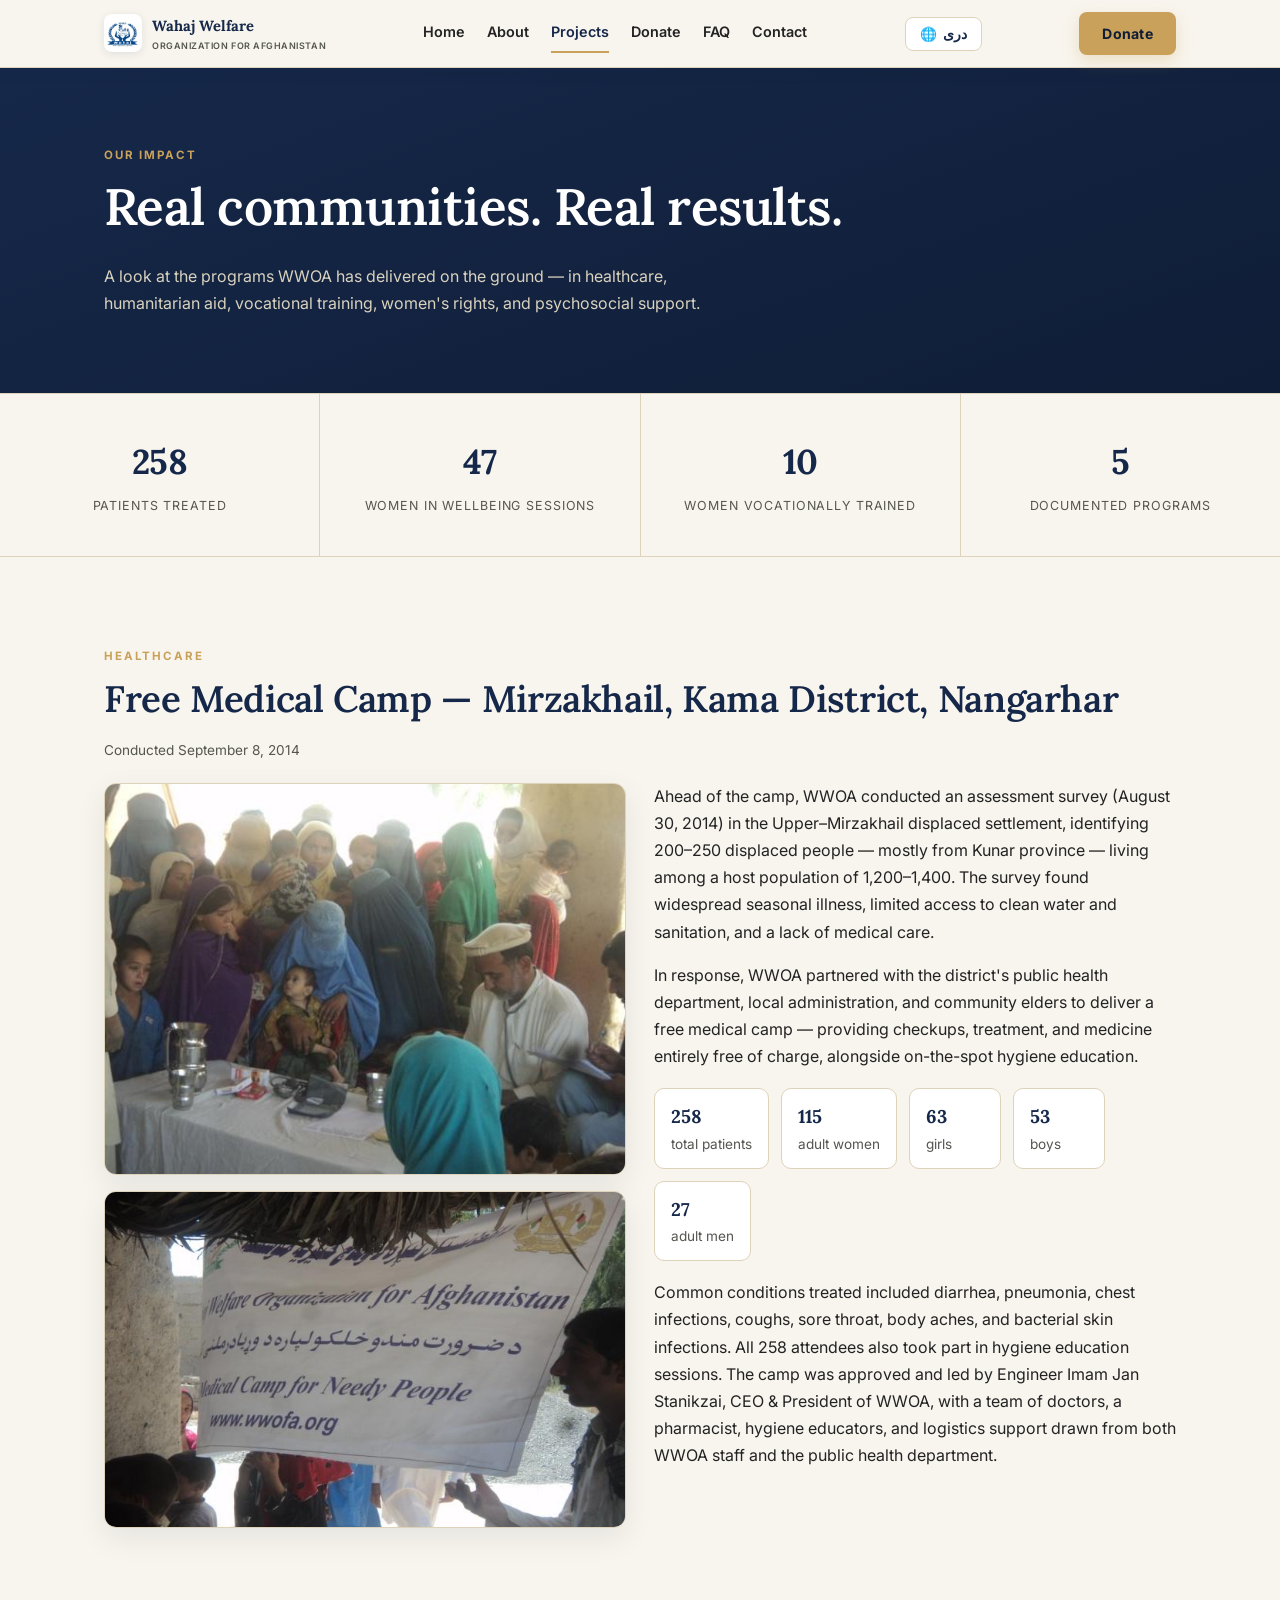
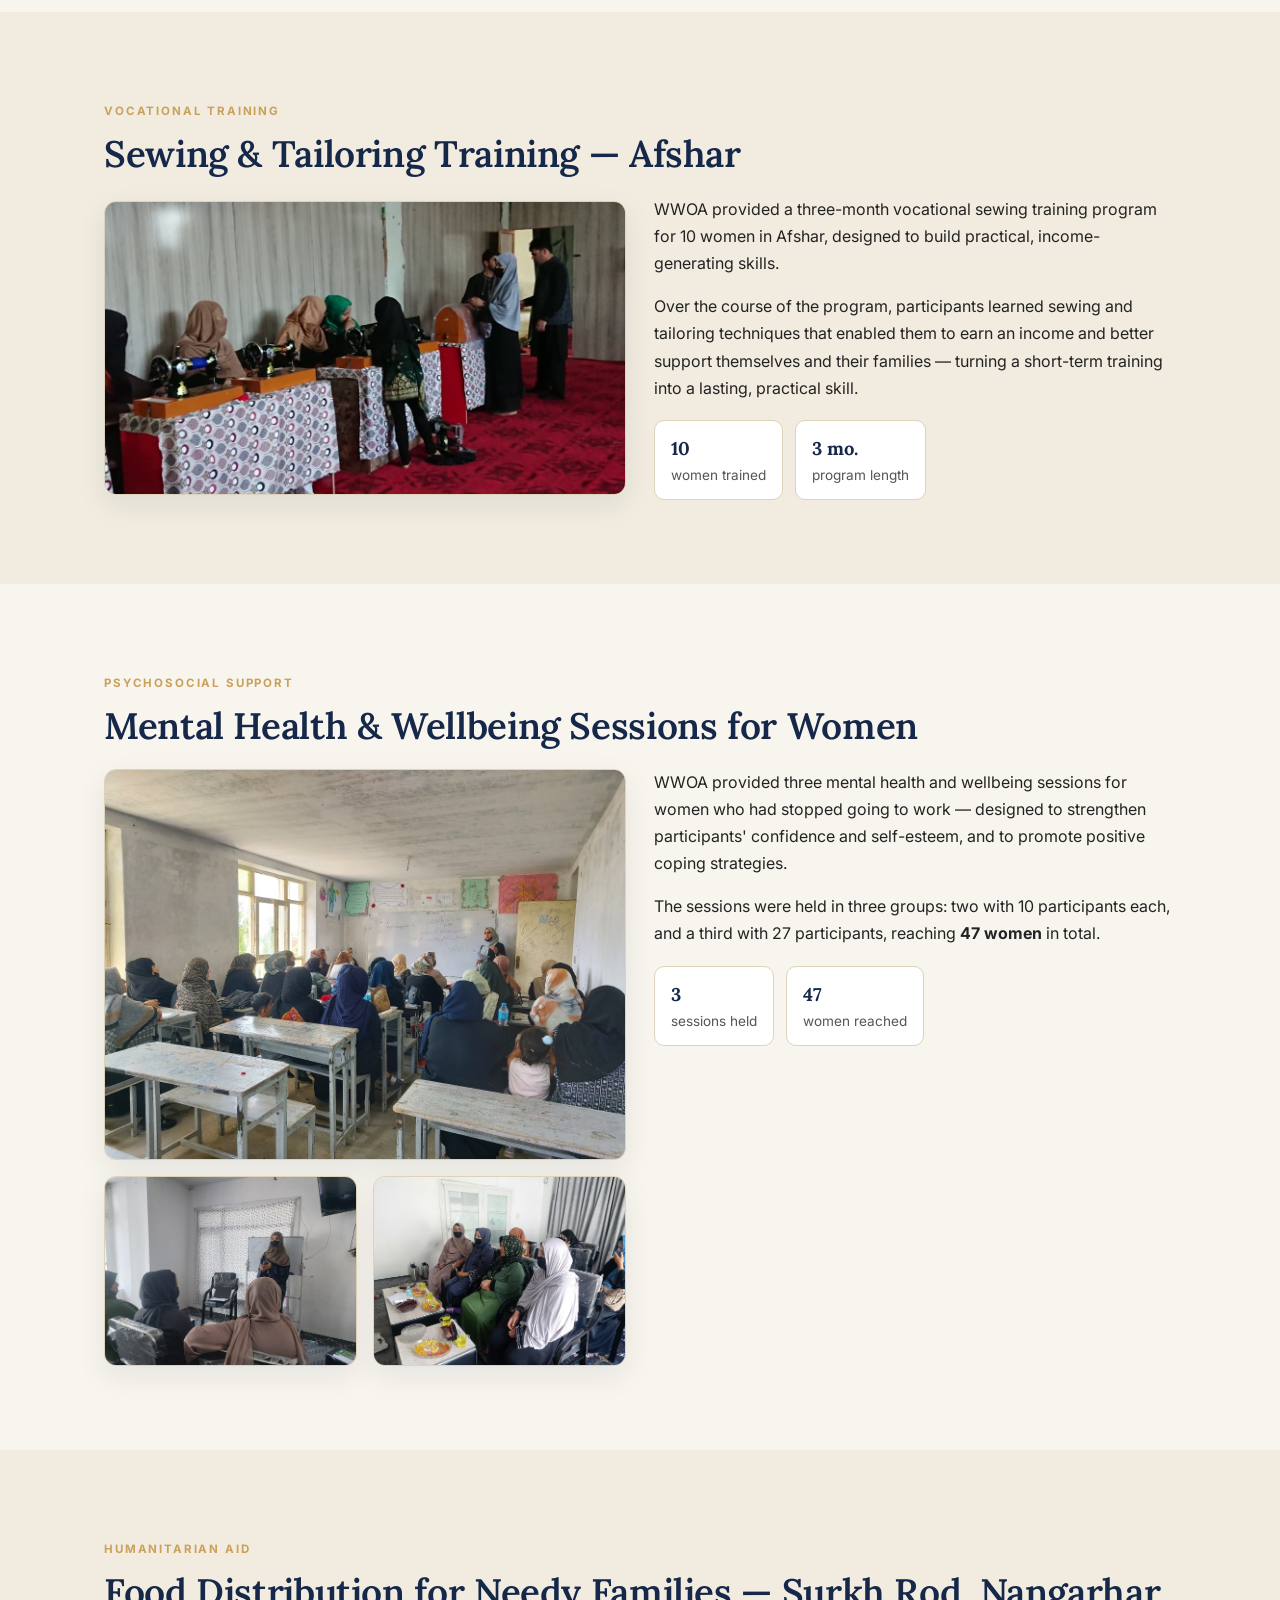
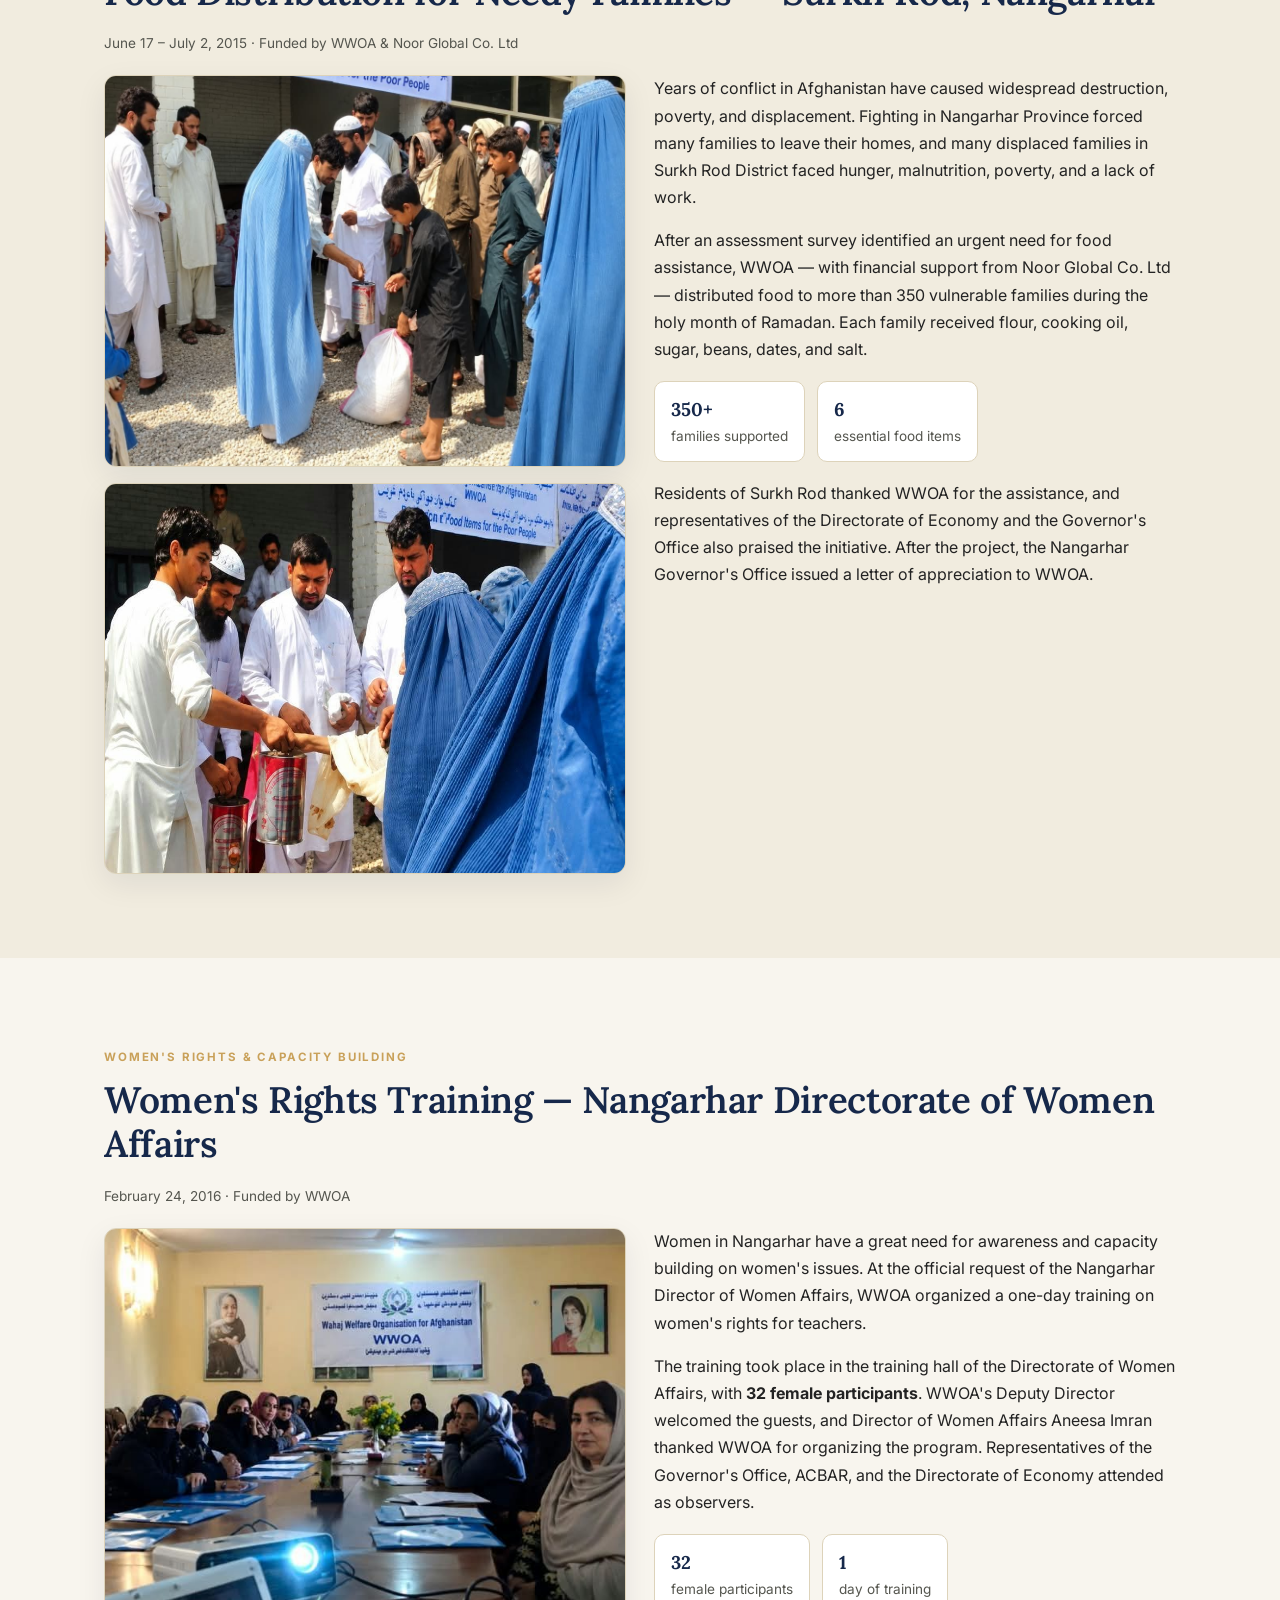
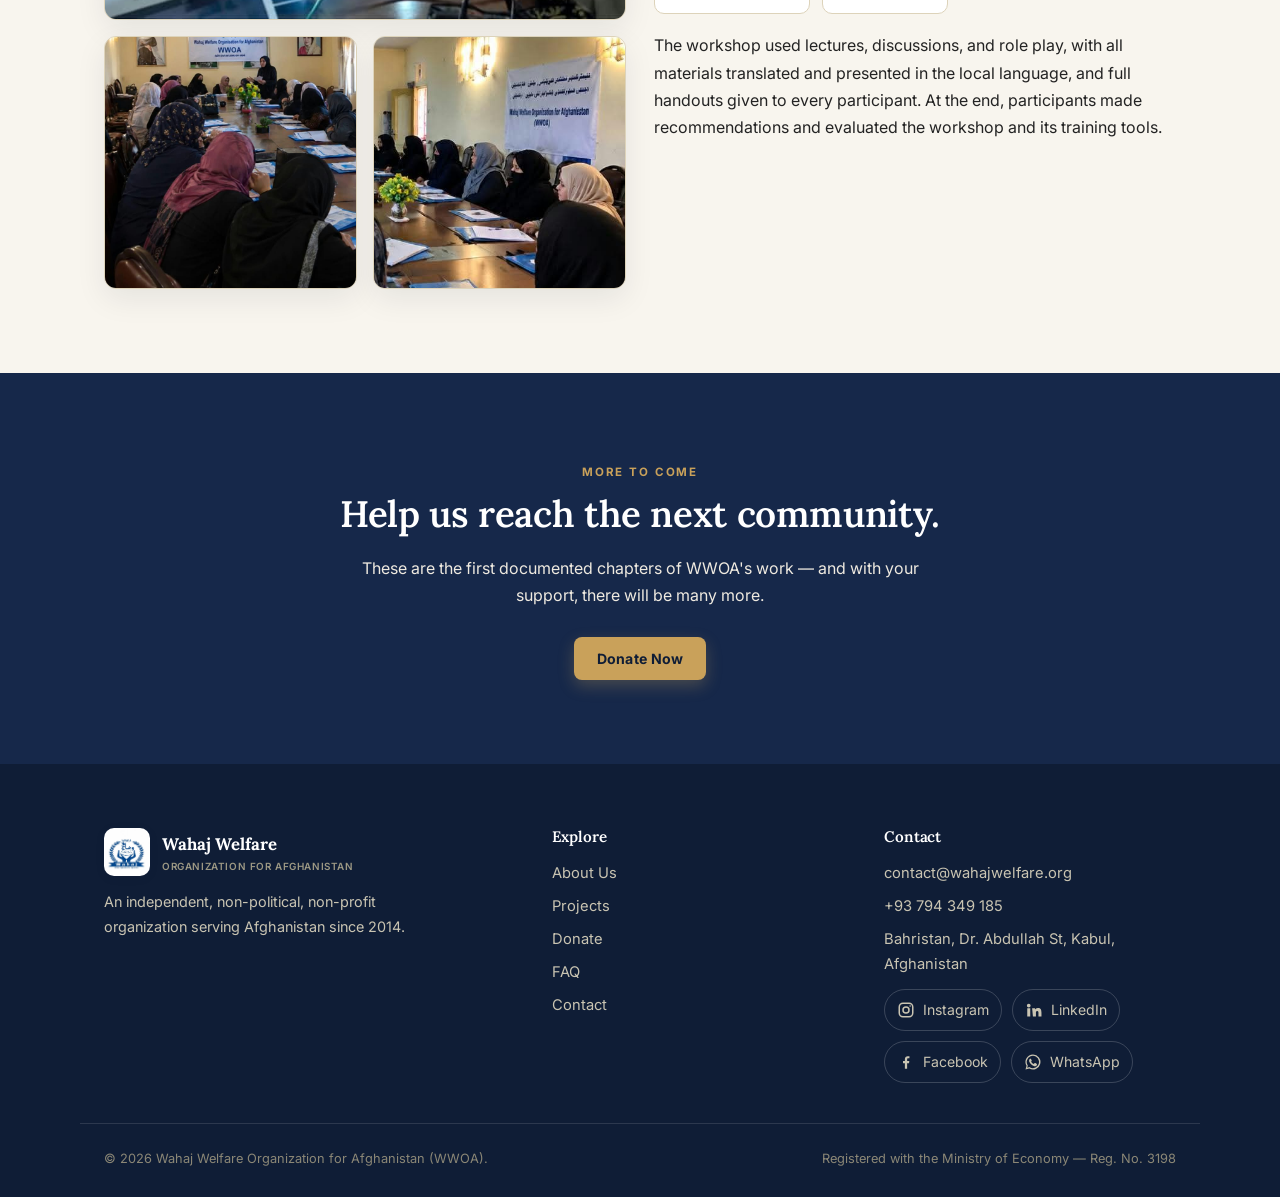
<file: projects.html>
<!DOCTYPE html>
<html lang="en">
<head>
<meta charset="UTF-8">
<meta name="viewport" content="width=device-width, initial-scale=1.0">
<title>Our Projects | WWOA Afghanistan – Medical Camps, Food Aid, Women’s Training</title>
<meta name="description" content="See WWOA’s projects in Afghanistan: free medical camps, food distribution for needy families, women’s rights training, vocational sewing courses and wellbeing sessions.">
<link rel="canonical" href="https://wahajwelfare.org/projects.html">
<meta name="robots" content="index, follow">
<meta property="og:type" content="website">
<meta property="og:site_name" content="Wahaj Welfare Organization for Afghanistan">
<meta property="og:title" content="Our Projects | WWOA Afghanistan – Medical Camps, Food Aid, Women’s Training">
<meta property="og:description" content="See WWOA’s projects in Afghanistan: free medical camps, food distribution for needy families, women’s rights training, vocational sewing courses and wellbeing sessions.">
<meta property="og:url" content="https://wahajwelfare.org/projects.html">
<meta property="og:image" content="https://wahajwelfare.org/images/og-image.jpg">
<meta property="og:image:width" content="1200">
<meta property="og:image:height" content="630">
<meta name="twitter:card" content="summary_large_image">
<meta name="twitter:title" content="Our Projects | WWOA Afghanistan – Medical Camps, Food Aid, Women’s Training">
<meta name="twitter:description" content="See WWOA’s projects in Afghanistan: free medical camps, food distribution for needy families, women’s rights training, vocational sewing courses and wellbeing sessions.">
<meta name="twitter:image" content="https://wahajwelfare.org/images/og-image.jpg">
<meta name="theme-color" content="#16284A">
<link rel="apple-touch-icon" href="images/logo.jpg">
<link rel="icon" href="images/logo.jpg">
<link rel="preconnect" href="https://fonts.googleapis.com">
<link href="https://fonts.googleapis.com/css2?family=Lora:wght@500;600;700&family=Inter:wght@400;500;600;700&family=Noto+Naskh+Arabic:wght@400;500;600;700&display=swap" rel="stylesheet">
<link rel="stylesheet" href="styles.css?v=9">
</head>
<body>

<header class="site-header">
  <div class="nav-wrap">
    <a href="index.html" class="brand">
      <img src="images/logo.jpg" alt="WWOA logo">
      <span class="brand-text"><span data-i18n="brand.name">Wahaj Welfare</span><br><small data-i18n="brand.sub">Organization for Afghanistan</small></span>
    </a>
    <button class="nav-toggle" aria-label="Toggle menu">&#9776;</button>
    <nav class="primary-nav">
      <a href="index.html" data-i18n="nav.home">Home</a>
      <a href="about.html" data-i18n="nav.about">About</a>
      <a href="projects.html" class="active" data-i18n="nav.projects">Projects</a>
      <a href="donate.html" data-i18n="nav.donate">Donate</a>
      <a href="faq.html" data-i18n="nav.faq">FAQ</a>
      <a href="contact.html" data-i18n="nav.contact">Contact</a>
    </nav>
    <button id="lang-toggle" class="lang-toggle-btn" type="button">&#127760; <span id="lang-toggle-label">دری</span></button>
    <button type="button" class="btn btn-primary nav-cta js-aseel-donate" data-i18n="nav.donateBtn">Donate</button>
  </div>
</header>

<section class="page-hero">
  <div class="container">
    <span class="eyebrow" data-i18n="projects.eyebrow">Our Impact</span>
    <h1 data-i18n="projects.h1">Real communities. Real results.</h1>
    <p data-i18n="projects.lead">A look at the programs WWOA has delivered on the ground — in healthcare, humanitarian aid, vocational training, women's rights, and psychosocial support.</p>
  </div>
</section>

<div class="stats">
  <div class="stat"><span class="num">258</span><span class="label" data-i18n="stat.patients">Patients treated</span></div>
  <div class="stat"><span class="num">47</span><span class="label" data-i18n="stat.women">Women in wellbeing sessions</span></div>
  <div class="stat"><span class="num">10</span><span class="label" data-i18n="stat.trained">Women vocationally trained</span></div>
  <div class="stat"><span class="num">5</span><span class="label" data-i18n="stat.sessions">Documented programs</span></div>
</div>

<section class="section">
  <div class="container">

    <!-- Project 1 -->
    <span class="eyebrow" data-i18n="projects.p1Eyebrow">Healthcare</span>
    <h2 data-i18n="projects.p1H2">Free Medical Camp — Mirzakhail, Kama District, Nangarhar</h2>
    <p class="small-note" data-i18n="projects.p1Date">Conducted September 8, 2014</p>
    <div class="grid grid-2" style="margin-top:20px; align-items:flex-start;">
      <div>
        <img loading="lazy" src="images/medical-camp-1.jpg" alt="Families waiting for treatment at the WWOA medical camp" style="border:1px solid var(--line); margin-bottom:16px;">
        <img loading="lazy" src="images/medical-camp-2.jpg" alt="WWOA medical camp banner in Kama district" style="border:1px solid var(--line);">
      </div>
      <div>
        <p data-i18n="projects.p1P1">Ahead of the camp, WWOA conducted an assessment survey (August 30, 2014) in the Upper–Mirzakhail displaced settlement, identifying 200–250 displaced people — mostly from Kunar province — living among a host population of 1,200–1,400. The survey found widespread seasonal illness, limited access to clean water and sanitation, and a lack of medical care.</p>
        <p data-i18n="projects.p1P2">In response, WWOA partnered with the district's public health department, local administration, and community elders to deliver a free medical camp — providing checkups, treatment, and medicine entirely free of charge, alongside on-the-spot hygiene education.</p>
        <ul class="figures">
          <li><b>258</b><span data-i18n="figures.total">total patients</span></li>
          <li><b>115</b><span data-i18n="figures.women">adult women</span></li>
          <li><b>63</b><span data-i18n="figures.girls">girls</span></li>
          <li><b>53</b><span data-i18n="figures.boys">boys</span></li>
          <li><b>27</b><span data-i18n="figures.men">adult men</span></li>
        </ul>
        <p style="margin-top:18px;" data-i18n="projects.p1P3">Common conditions treated included diarrhea, pneumonia, chest infections, coughs, sore throat, body aches, and bacterial skin infections. All 258 attendees also took part in hygiene education sessions. The camp was approved and led by Engineer Imam Jan Stanikzai, CEO &amp; President of WWOA, with a team of doctors, a pharmacist, hygiene educators, and logistics support drawn from both WWOA staff and the public health department.</p>
      </div>
    </div>
  </div>
</section>

<section class="section section--cream2">
  <div class="container">
    <!-- Project 2 -->
    <span class="eyebrow" data-i18n="projects.p2Eyebrow">Vocational Training</span>
    <h2 data-i18n="projects.p2H2">Sewing &amp; Tailoring Training — Afshar</h2>
    <div class="grid grid-2" style="margin-top:20px; align-items:center;">
      <img loading="lazy" src="images/sewing-training.jpg" alt="Women learning sewing and tailoring skills in Afshar" style="border:1px solid var(--line);">
      <div>
        <p data-i18n="projects.p2P1">WWOA provided a three-month vocational sewing training program for 10 women in Afshar, designed to build practical, income-generating skills.</p>
        <p data-i18n="projects.p2P2">Over the course of the program, participants learned sewing and tailoring techniques that enabled them to earn an income and better support themselves and their families — turning a short-term training into a lasting, practical skill.</p>
        <ul class="figures">
          <li><b>10</b><span data-i18n="figures.womenTrained">women trained</span></li>
          <li><b>3 mo.</b><span data-i18n="figures.duration">program length</span></li>
        </ul>
      </div>
    </div>
  </div>
</section>

<section class="section">
  <div class="container">
    <!-- Project 3 -->
    <span class="eyebrow" data-i18n="projects.p3Eyebrow">Psychosocial Support</span>
    <h2 data-i18n="projects.p3H2">Mental Health &amp; Wellbeing Sessions for Women</h2>
    <div class="grid grid-2" style="margin-top:20px; align-items:flex-start;">
      <div>
        <img loading="lazy" class="photo-frame" src="images/consultation-1.jpg?v=2" alt="Women's wellbeing session led by WWOA" style="border:1px solid var(--line); margin-bottom:16px;">
        <div class="grid" style="grid-template-columns:1fr 1fr; gap:16px;">
          <img loading="lazy" class="photo-frame" src="images/consultation-2.jpg?v=2" alt="WWOA facilitator leading a wellbeing session" style="border:1px solid var(--line);">
          <img loading="lazy" class="photo-frame" src="images/consultation-3.jpg?v=2" alt="Women attending a WWOA wellbeing session" style="border:1px solid var(--line);">
        </div>
      </div>
      <div>
        <p data-i18n="projects.p3P1">WWOA provided three mental health and wellbeing sessions for women who had stopped going to work — designed to strengthen participants' confidence and self-esteem, and to promote positive coping strategies.</p>
        <p data-i18n="projects.p3P2">The sessions were held in three groups: two with 10 participants each, and a third with 27 participants, reaching <strong>47 women</strong> in total.</p>
        <ul class="figures">
          <li><b>3</b><span data-i18n="figures.sessionsHeld">sessions held</span></li>
          <li><b>47</b><span data-i18n="figures.womenReached">women reached</span></li>
        </ul>
      </div>
    </div>
  </div>
</section>

<section class="section section--cream2">
  <div class="container">
    <!-- Project 4: food distribution (WWOA project no. 03) -->
    <span class="eyebrow" data-i18n="projects.p4Eyebrow">Humanitarian Aid</span>
    <h2 data-i18n="projects.p4H2">Food Distribution for Needy Families — Surkh Rod, Nangarhar</h2>
    <p class="small-note" data-i18n="projects.p4Date">June 17 – July 2, 2015 &middot; Funded by WWOA &amp; Noor Global Co. Ltd</p>
    <div class="grid grid-2" style="margin-top:20px; align-items:flex-start;">
      <div>
        <img loading="lazy" class="photo-frame" src="images/food-distribution-1.jpg" alt="WWOA team handing out food items to families in Surkh Rod" style="border:1px solid var(--line); margin-bottom:16px;">
        <img loading="lazy" class="photo-frame" src="images/food-distribution-2.jpg" alt="WWOA staff distributing cooking oil to women during Ramadan" style="border:1px solid var(--line);">
      </div>
      <div>
        <p data-i18n="projects.p4P1">Years of conflict in Afghanistan have caused widespread destruction, poverty, and displacement. Fighting in Nangarhar Province forced many families to leave their homes, and many displaced families in Surkh Rod District faced hunger, malnutrition, poverty, and a lack of work.</p>
        <p data-i18n="projects.p4P2">After an assessment survey identified an urgent need for food assistance, WWOA — with financial support from Noor Global Co. Ltd — distributed food to more than 350 vulnerable families during the holy month of Ramadan. Each family received flour, cooking oil, sugar, beans, dates, and salt.</p>
        <ul class="figures">
          <li><b>350+</b><span data-i18n="figures.families">families supported</span></li>
          <li><b>6</b><span data-i18n="figures.foodItems">essential food items</span></li>
        </ul>
        <p style="margin-top:18px;" data-i18n="projects.p4P3">Residents of Surkh Rod thanked WWOA for the assistance, and representatives of the Directorate of Economy and the Governor's Office also praised the initiative. After the project, the Nangarhar Governor's Office issued a letter of appreciation to WWOA.</p>
      </div>
    </div>
  </div>
</section>

<section class="section">
  <div class="container">
    <!-- Project 5: women rights training (WWOA project no. 05) -->
    <span class="eyebrow" data-i18n="projects.p5Eyebrow">Women's Rights &amp; Capacity Building</span>
    <h2 data-i18n="projects.p5H2">Women's Rights Training — Nangarhar Directorate of Women Affairs</h2>
    <p class="small-note" data-i18n="projects.p5Date">February 24, 2016 &middot; Funded by WWOA</p>
    <div class="grid grid-2" style="margin-top:20px; align-items:flex-start;">
      <div>
        <img loading="lazy" class="photo-frame" src="images/women-rights-1.jpg" alt="Participants at the WWOA women's rights training in the Nangarhar Directorate of Women Affairs" style="border:1px solid var(--line); margin-bottom:16px;">
        <div class="grid" style="grid-template-columns:1fr 1fr; gap:16px;">
          <img loading="lazy" class="photo-frame" src="images/women-rights-2.jpg" alt="A trainer presenting to women participants at the WWOA training" style="border:1px solid var(--line); aspect-ratio:1; object-fit:cover;">
          <img loading="lazy" class="photo-frame" src="images/women-rights-3.jpg" alt="Women participants with training materials under the WWOA banner" style="border:1px solid var(--line); aspect-ratio:1; object-fit:cover;">
        </div>
      </div>
      <div>
        <p data-i18n="projects.p5P1">Women in Nangarhar have a great need for awareness and capacity building on women's issues. At the official request of the Nangarhar Director of Women Affairs, WWOA organized a one-day training on women's rights for teachers.</p>
        <p data-i18n="projects.p5P2">The training took place in the training hall of the Directorate of Women Affairs, with <strong>32 female participants</strong>. WWOA's Deputy Director welcomed the guests, and Director of Women Affairs Aneesa Imran thanked WWOA for organizing the program. Representatives of the Governor's Office, ACBAR, and the Directorate of Economy attended as observers.</p>
        <ul class="figures">
          <li><b>32</b><span data-i18n="figures.participants">female participants</span></li>
          <li><b>1</b><span data-i18n="figures.day">day of training</span></li>
        </ul>
        <p style="margin-top:18px;" data-i18n="projects.p5P3">The workshop used lectures, discussions, and role play, with all materials translated and presented in the local language, and full handouts given to every participant. At the end, participants made recommendations and evaluated the workshop and its training tools.</p>
      </div>
    </div>
  </div>
</section>

<section class="section section--navy">
  <div class="container" style="text-align:center;">
    <span class="eyebrow" data-i18n="projects.ctaEyebrow">More To Come</span>
    <h2 data-i18n="projects.ctaH2">Help us reach the next community.</h2>
    <p style="max-width:560px; margin:0 auto 28px;" data-i18n="projects.ctaP">These are the first documented chapters of WWOA's work — and with your support, there will be many more.</p>
    <button type="button" class="btn btn-primary js-aseel-donate" data-i18n="home.donateNow">Donate Now</button>
  </div>
</section>

<footer>
  <div class="container footer-grid">
    <div>
      <div class="brand" style="color:#fff; margin-bottom:14px;">
        <img src="images/logo.jpg" alt="WWOA logo" style="height:48px;">
        <span class="brand-text" style="color:#fff;"><span data-i18n="brand.name">Wahaj Welfare</span><br><small style="color:#9C9884;" data-i18n="brand.sub">Organization for Afghanistan</small></span>
      </div>
      <p style="max-width:320px; font-size:.9rem;" data-i18n="footer.tagline">An independent, non-political, non-profit organization serving Afghanistan since 2014.</p>
    </div>
    <div>
      <h4 data-i18n="footer.explore">Explore</h4>
      <a href="about.html" data-i18n="nav.about">About Us</a>
      <a href="projects.html" data-i18n="nav.projects">Projects</a>
      <a href="donate.html" data-i18n="nav.donate">Donate</a>
      <a href="faq.html" data-i18n="nav.faq">FAQ</a>
      <a href="contact.html" data-i18n="nav.contact">Contact</a>
    </div>
    <div>
      <h4 data-i18n="footer.contactHeading">Contact</h4>
      <a href="mailto:contact@wahajwelfare.org">contact@wahajwelfare.org</a>
      <a href="tel:+93794349185" dir="ltr">+93 794 349 185</a>
      <a href="#" data-i18n="footer.address">Bahristan, Dr. Abdullah St, Kabul, Afghanistan</a>
      <div class="social-links">
        <a href="https://www.instagram.com/wwoa.org_/" target="_blank" rel="noopener" aria-label="WWOA on Instagram"><svg width="18" height="18" viewBox="0 0 24 24" fill="none" stroke="currentColor" stroke-width="2" aria-hidden="true"><rect x="3" y="3" width="18" height="18" rx="5"/><circle cx="12" cy="12" r="4"/><circle cx="17.5" cy="6.5" r="1" fill="currentColor" stroke="none"/></svg><span>Instagram</span></a>
        <a href="https://www.linkedin.com/in/wahaj-welfare-organization-b6a9b2445/" target="_blank" rel="noopener" aria-label="WWOA on LinkedIn"><svg width="18" height="18" viewBox="0 0 24 24" fill="currentColor" aria-hidden="true"><path d="M4.98 3.5a2.5 2.5 0 1 1 0 5 2.5 2.5 0 0 1 0-5zM3 9.75h4v11H3zM9.5 9.75h3.8v1.6h.06c.53-1 1.84-2.05 3.79-2.05 4.05 0 4.8 2.66 4.8 6.13v5.32h-4v-4.72c0-1.13-.02-2.58-1.57-2.58-1.57 0-1.81 1.23-1.81 2.5v4.8h-4z"/></svg><span>LinkedIn</span></a>
        <a href="https://www.facebook.com/share/p/1A1uJ5YNQy/" target="_blank" rel="noopener" aria-label="WWOA on Facebook"><svg width="18" height="18" viewBox="0 0 24 24" fill="currentColor" aria-hidden="true"><path d="M13.5 21v-7.5h2.5l.4-3h-2.9V8.6c0-.9.25-1.5 1.5-1.5h1.6V4.4c-.3 0-1.2-.1-2.3-.1-2.3 0-3.8 1.4-3.8 3.9v2.3H8v3h2.5V21z"/></svg><span>Facebook</span></a>
        <a href="https://wa.me/93794349185" target="_blank" rel="noopener" aria-label="WhatsApp +93 794 349 185"><svg width="18" height="18" viewBox="0 0 24 24" fill="currentColor" aria-hidden="true"><path d="M12 2a10 10 0 0 0-8.6 15.1L2 22l5-1.3A10 10 0 1 0 12 2zm0 18.2c-1.6 0-3.1-.4-4.4-1.2l-.3-.2-3 .8.8-2.9-.2-.3A8.2 8.2 0 1 1 12 20.2zm4.5-6.1c-.2-.1-1.5-.7-1.7-.8-.2-.1-.4-.1-.6.1l-.8 1c-.1.2-.3.2-.5.1-.2-.1-1-.4-2-1.2-.7-.6-1.2-1.4-1.3-1.6-.1-.2 0-.4.1-.5l.4-.4.2-.4c.1-.1 0-.3 0-.4l-.8-1.8c-.2-.5-.4-.4-.6-.4h-.5c-.2 0-.5.1-.7.3-.2.2-.9.9-.9 2.2s.9 2.6 1.1 2.7c.1.2 1.8 2.8 4.4 3.9 1.6.7 2.3.7 3.1.6.5-.1 1.5-.6 1.7-1.2.2-.6.2-1.1.2-1.2-.1-.1-.3-.2-.5-.3z"/></svg><span>WhatsApp</span></a>
      </div>
    </div>
  </div>
  <div class="container footer-bottom">
    <span data-i18n="footer.copyright">&copy; 2026 Wahaj Welfare Organization for Afghanistan (WWOA).</span>
    <span data-i18n="footer.registration">Registered with the Ministry of Economy — Reg. No. 3198</span>
  </div>
</footer>

<script src="translations.js?v=11"></script>
<script src="script.js?v=10"></script>
<script defer src="https://cdn.aseelapp.com/widget-v1.js" data-organization="organization_01M0PSYGAQQCZ6XDWA9TCK3YZN"></script>
<script defer src="https://cdn.aseelapp.com/elements-v1.js" data-organization="organization_01M0PSYGAQQCZ6XDWA9TCK3YZN"></script>
</body>
</html>
</file>
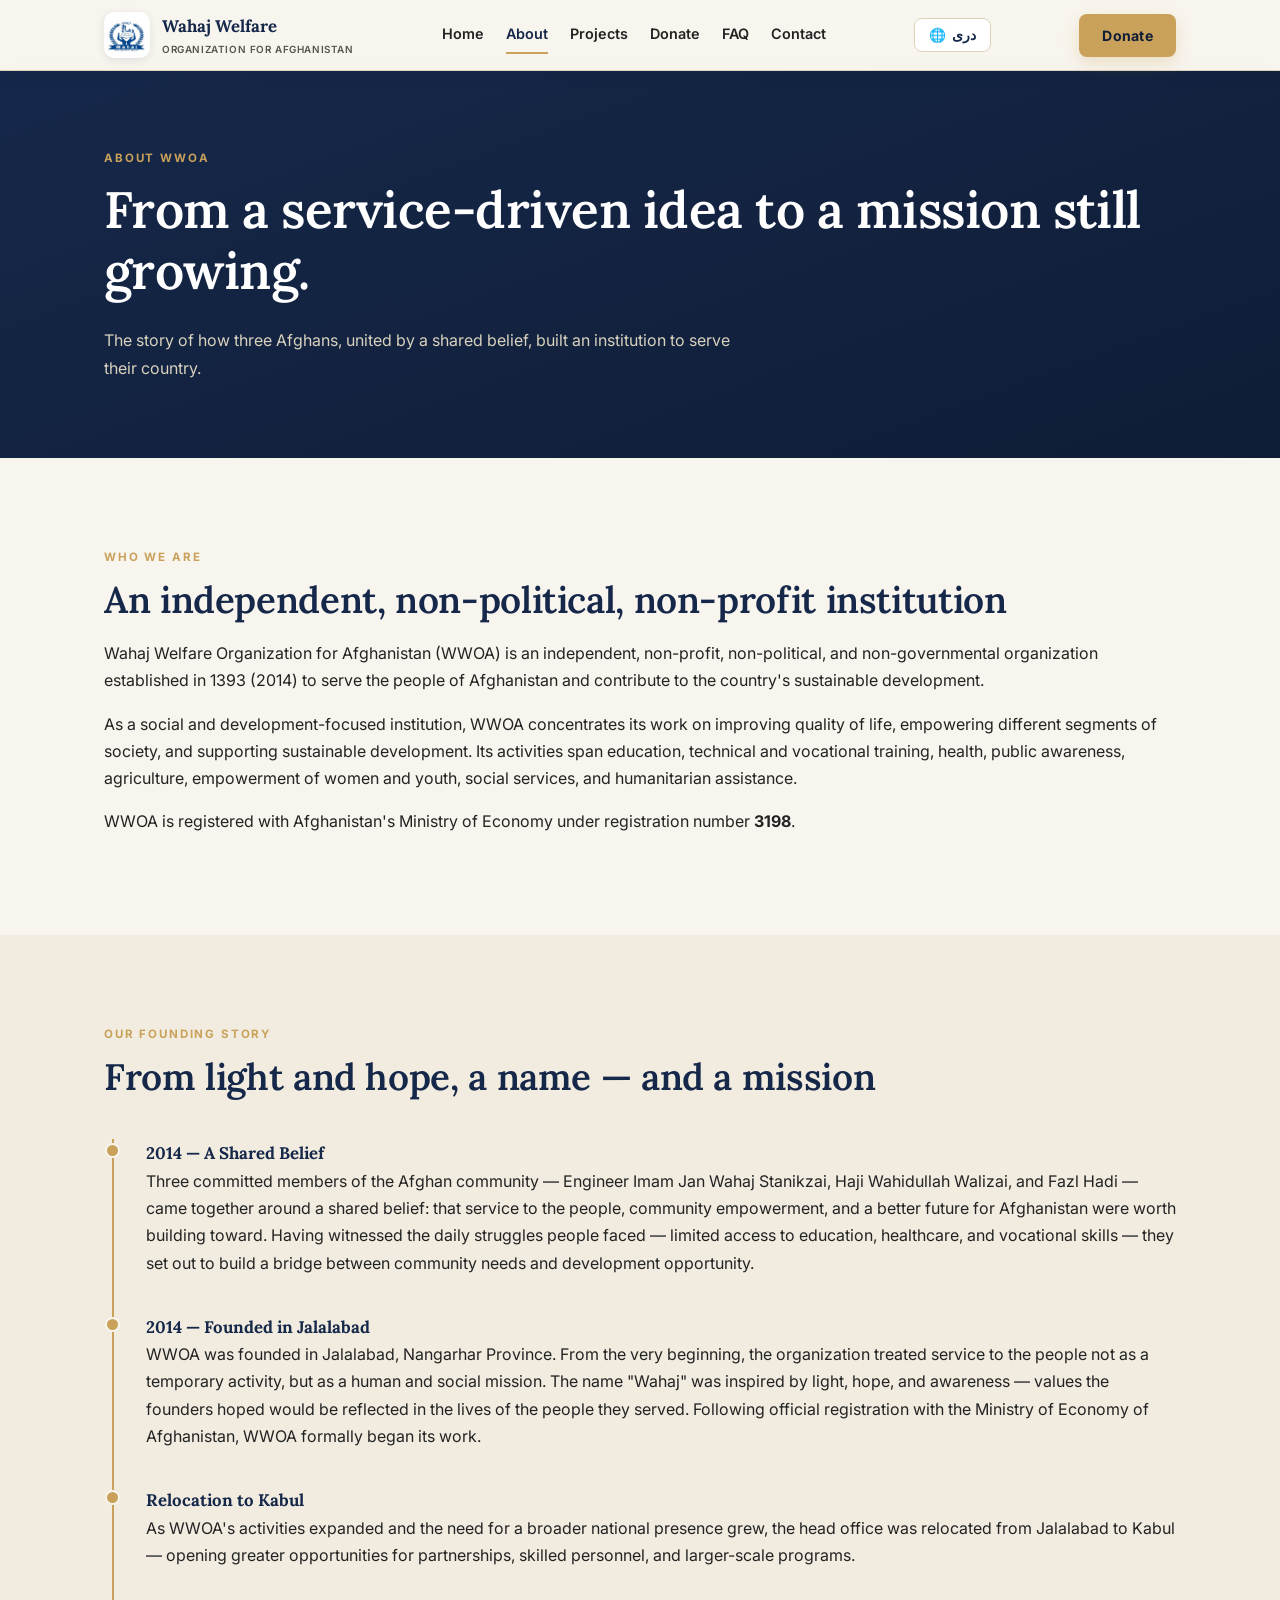
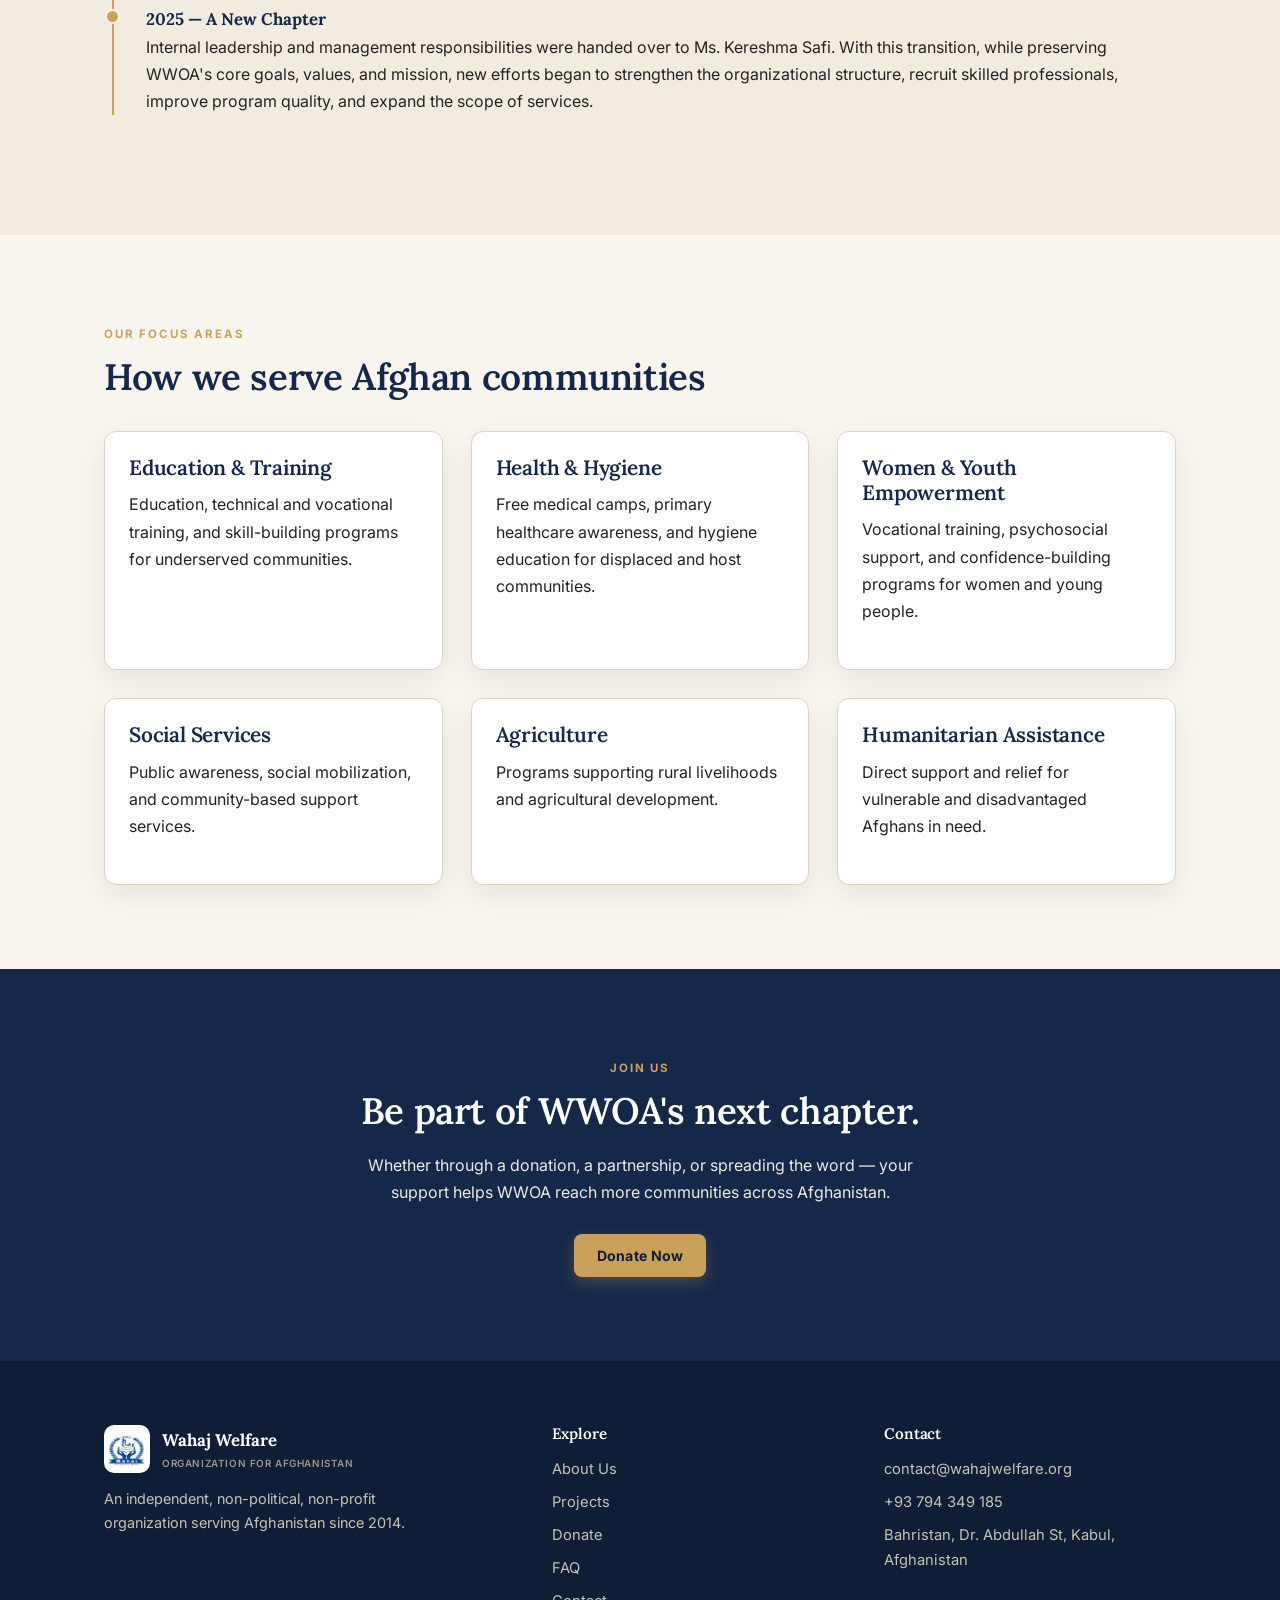
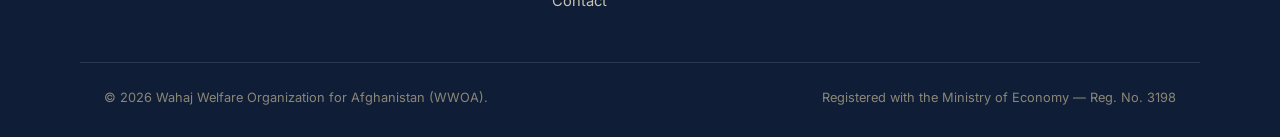
<file: wwoa-site/about.html>
<!DOCTYPE html>
<html lang="en">
<head>
<meta charset="UTF-8">
<meta name="viewport" content="width=device-width, initial-scale=1.0">
<title>About Us — WWOA</title>
<link rel="icon" href="images/logo.jpg">
<link rel="preconnect" href="https://fonts.googleapis.com">
<link href="https://fonts.googleapis.com/css2?family=Lora:wght@500;600;700&family=Inter:wght@400;500;600;700&family=Noto+Naskh+Arabic:wght@400;500;600;700&display=swap" rel="stylesheet">
<link rel="stylesheet" href="styles.css?v=2">
</head>
<body>

<header class="site-header">
  <div class="nav-wrap">
    <a href="index.html" class="brand">
      <img src="images/logo.jpg" alt="WWOA logo">
      <span class="brand-text"><span data-i18n="brand.name">Wahaj Welfare</span><br><small data-i18n="brand.sub">Organization for Afghanistan</small></span>
    </a>
    <button class="nav-toggle" aria-label="Toggle menu">&#9776;</button>
    <nav class="primary-nav">
      <a href="index.html" data-i18n="nav.home">Home</a>
      <a href="about.html" class="active" data-i18n="nav.about">About</a>
      <a href="projects.html" data-i18n="nav.projects">Projects</a>
      <a href="donate.html" data-i18n="nav.donate">Donate</a>
      <a href="faq.html" data-i18n="nav.faq">FAQ</a>
      <a href="contact.html" data-i18n="nav.contact">Contact</a>
    </nav>
    <button id="lang-toggle" class="lang-toggle-btn" type="button">&#127760; <span id="lang-toggle-label">دری</span></button>
    <button type="button" class="btn btn-primary nav-cta js-aseel-donate" data-i18n="nav.donateBtn">Donate</button>
  </div>
</header>

<section class="page-hero">
  <div class="container">
    <span class="eyebrow" data-i18n="about.eyebrow">About WWOA</span>
    <h1 data-i18n="about.h1">From a service-driven idea to a mission still growing.</h1>
    <p data-i18n="about.lead">The story of how three Afghans, united by a shared belief, built an institution to serve their country.</p>
  </div>
</section>

<section class="section">
  <div class="container">
    <span class="eyebrow" data-i18n="about.whoEyebrow">Who We Are</span>
    <h2 data-i18n="about.whoH2">An independent, non-political, non-profit institution</h2>
    <p data-i18n="about.whoP1">Wahaj Welfare Organization for Afghanistan (WWOA) is an independent, non-profit, non-political, and non-governmental organization established in 1393 (2014) to serve the people of Afghanistan and contribute to the country's sustainable development.</p>
    <p data-i18n="about.whoP2">As a social and development-focused institution, WWOA concentrates its work on improving quality of life, empowering different segments of society, and supporting sustainable development. Its activities span education, technical and vocational training, health, public awareness, agriculture, empowerment of women and youth, social services, and humanitarian assistance.</p>
    <p data-i18n="about.whoP3">WWOA is registered with Afghanistan's Ministry of Economy under registration number <strong>3198</strong>.</p>
  </div>
</section>

<section class="section section--cream2">
  <div class="container">
    <span class="eyebrow" data-i18n="about.storyEyebrow">Our Founding Story</span>
    <h2 data-i18n="about.storyH2">From light and hope, a name — and a mission</h2>
    <div class="timeline" style="margin-top:40px;">
      <div class="timeline-item">
        <div class="timeline-year" data-i18n="about.y1Year">2014 — A Shared Belief</div>
        <p data-i18n="about.y1P">Three committed members of the Afghan community — Engineer Imam Jan Wahaj Stanikzai, Haji Wahidullah Walizai, and Fazl Hadi — came together around a shared belief: that service to the people, community empowerment, and a better future for Afghanistan were worth building toward. Having witnessed the daily struggles people faced — limited access to education, healthcare, and vocational skills — they set out to build a bridge between community needs and development opportunity.</p>
      </div>
      <div class="timeline-item">
        <div class="timeline-year" data-i18n="about.y2Year">2014 — Founded in Jalalabad</div>
        <p data-i18n="about.y2P">WWOA was founded in Jalalabad, Nangarhar Province. From the very beginning, the organization treated service to the people not as a temporary activity, but as a human and social mission. The name "Wahaj" was inspired by light, hope, and awareness — values the founders hoped would be reflected in the lives of the people they served. Following official registration with the Ministry of Economy of Afghanistan, WWOA formally began its work.</p>
      </div>
      <div class="timeline-item">
        <div class="timeline-year" data-i18n="about.y3Year">Relocation to Kabul</div>
        <p data-i18n="about.y3P">As WWOA's activities expanded and the need for a broader national presence grew, the head office was relocated from Jalalabad to Kabul — opening greater opportunities for partnerships, skilled personnel, and larger-scale programs.</p>
      </div>
      <div class="timeline-item">
        <div class="timeline-year" data-i18n="about.y4Year">2025 — A New Chapter</div>
        <p data-i18n="about.y4P">Internal leadership and management responsibilities were handed over to Ms. Kereshma Safi. With this transition, while preserving WWOA's core goals, values, and mission, new efforts began to strengthen the organizational structure, recruit skilled professionals, improve program quality, and expand the scope of services.</p>
      </div>
    </div>
  </div>
</section>

<section class="section">
  <div class="container">
    <span class="eyebrow" data-i18n="about.focusEyebrow">Our Focus Areas</span>
    <h2 data-i18n="about.focusH2">How we serve Afghan communities</h2>
    <div class="grid grid-3" style="margin-top:32px;">
      <div class="card"><div class="card-body">
        <h3 data-i18n="about.f1H3">Education &amp; Training</h3>
        <p data-i18n="about.f1P">Education, technical and vocational training, and skill-building programs for underserved communities.</p>
      </div></div>
      <div class="card"><div class="card-body">
        <h3 data-i18n="about.f2H3">Health &amp; Hygiene</h3>
        <p data-i18n="about.f2P">Free medical camps, primary healthcare awareness, and hygiene education for displaced and host communities.</p>
      </div></div>
      <div class="card"><div class="card-body">
        <h3 data-i18n="about.f3H3">Women &amp; Youth Empowerment</h3>
        <p data-i18n="about.f3P">Vocational training, psychosocial support, and confidence-building programs for women and young people.</p>
      </div></div>
      <div class="card"><div class="card-body">
        <h3 data-i18n="about.f4H3">Social Services</h3>
        <p data-i18n="about.f4P">Public awareness, social mobilization, and community-based support services.</p>
      </div></div>
      <div class="card"><div class="card-body">
        <h3 data-i18n="about.f5H3">Agriculture</h3>
        <p data-i18n="about.f5P">Programs supporting rural livelihoods and agricultural development.</p>
      </div></div>
      <div class="card"><div class="card-body">
        <h3 data-i18n="about.f6H3">Humanitarian Assistance</h3>
        <p data-i18n="about.f6P">Direct support and relief for vulnerable and disadvantaged Afghans in need.</p>
      </div></div>
    </div>
  </div>
</section>

<section class="section section--navy">
  <div class="container" style="text-align:center;">
    <span class="eyebrow" data-i18n="about.joinEyebrow">Join Us</span>
    <h2 data-i18n="about.joinH2">Be part of WWOA's next chapter.</h2>
    <p style="max-width:560px; margin:0 auto 28px;" data-i18n="about.joinP">Whether through a donation, a partnership, or spreading the word — your support helps WWOA reach more communities across Afghanistan.</p>
    <button type="button" class="btn btn-primary js-aseel-donate" data-i18n="home.donateNow">Donate Now</button>
  </div>
</section>

<footer>
  <div class="container footer-grid">
    <div>
      <div class="brand" style="color:#fff; margin-bottom:14px;">
        <img src="images/logo.jpg" alt="WWOA logo" style="height:48px;">
        <span class="brand-text" style="color:#fff;"><span data-i18n="brand.name">Wahaj Welfare</span><br><small style="color:#9C9884;" data-i18n="brand.sub">Organization for Afghanistan</small></span>
      </div>
      <p style="max-width:320px; font-size:.9rem;" data-i18n="footer.tagline">An independent, non-political, non-profit organization serving Afghanistan since 2014.</p>
    </div>
    <div>
      <h4 data-i18n="footer.explore">Explore</h4>
      <a href="about.html" data-i18n="nav.about">About Us</a>
      <a href="projects.html" data-i18n="nav.projects">Projects</a>
      <a href="donate.html" data-i18n="nav.donate">Donate</a>
      <a href="faq.html" data-i18n="nav.faq">FAQ</a>
      <a href="contact.html" data-i18n="nav.contact">Contact</a>
    </div>
    <div>
      <h4 data-i18n="footer.contactHeading">Contact</h4>
      <a href="mailto:contact@wahajwelfare.org">contact@wahajwelfare.org</a>
      <a href="tel:+93794349185">+93 794 349 185</a>
      <a href="#" data-i18n="footer.address">Bahristan, Dr. Abdullah St, Kabul, Afghanistan</a>
    </div>
  </div>
  <div class="container footer-bottom">
    <span data-i18n="footer.copyright">&copy; 2026 Wahaj Welfare Organization for Afghanistan (WWOA).</span>
    <span data-i18n="footer.registration">Registered with the Ministry of Economy — Reg. No. 3198</span>
  </div>
</footer>

<script src="translations.js?v=7"></script>
<script src="script.js?v=8"></script>
<script defer src="https://cdn.aseelapp.com/widget-v1.js" data-organization="organization_01M0PSYGAQQCZ6XDWA9TCK3YZN"></script>
<script defer src="https://cdn.aseelapp.com/elements-v1.js" data-organization="organization_01M0PSYGAQQCZ6XDWA9TCK3YZN"></script>
</body>
</html>
</file>
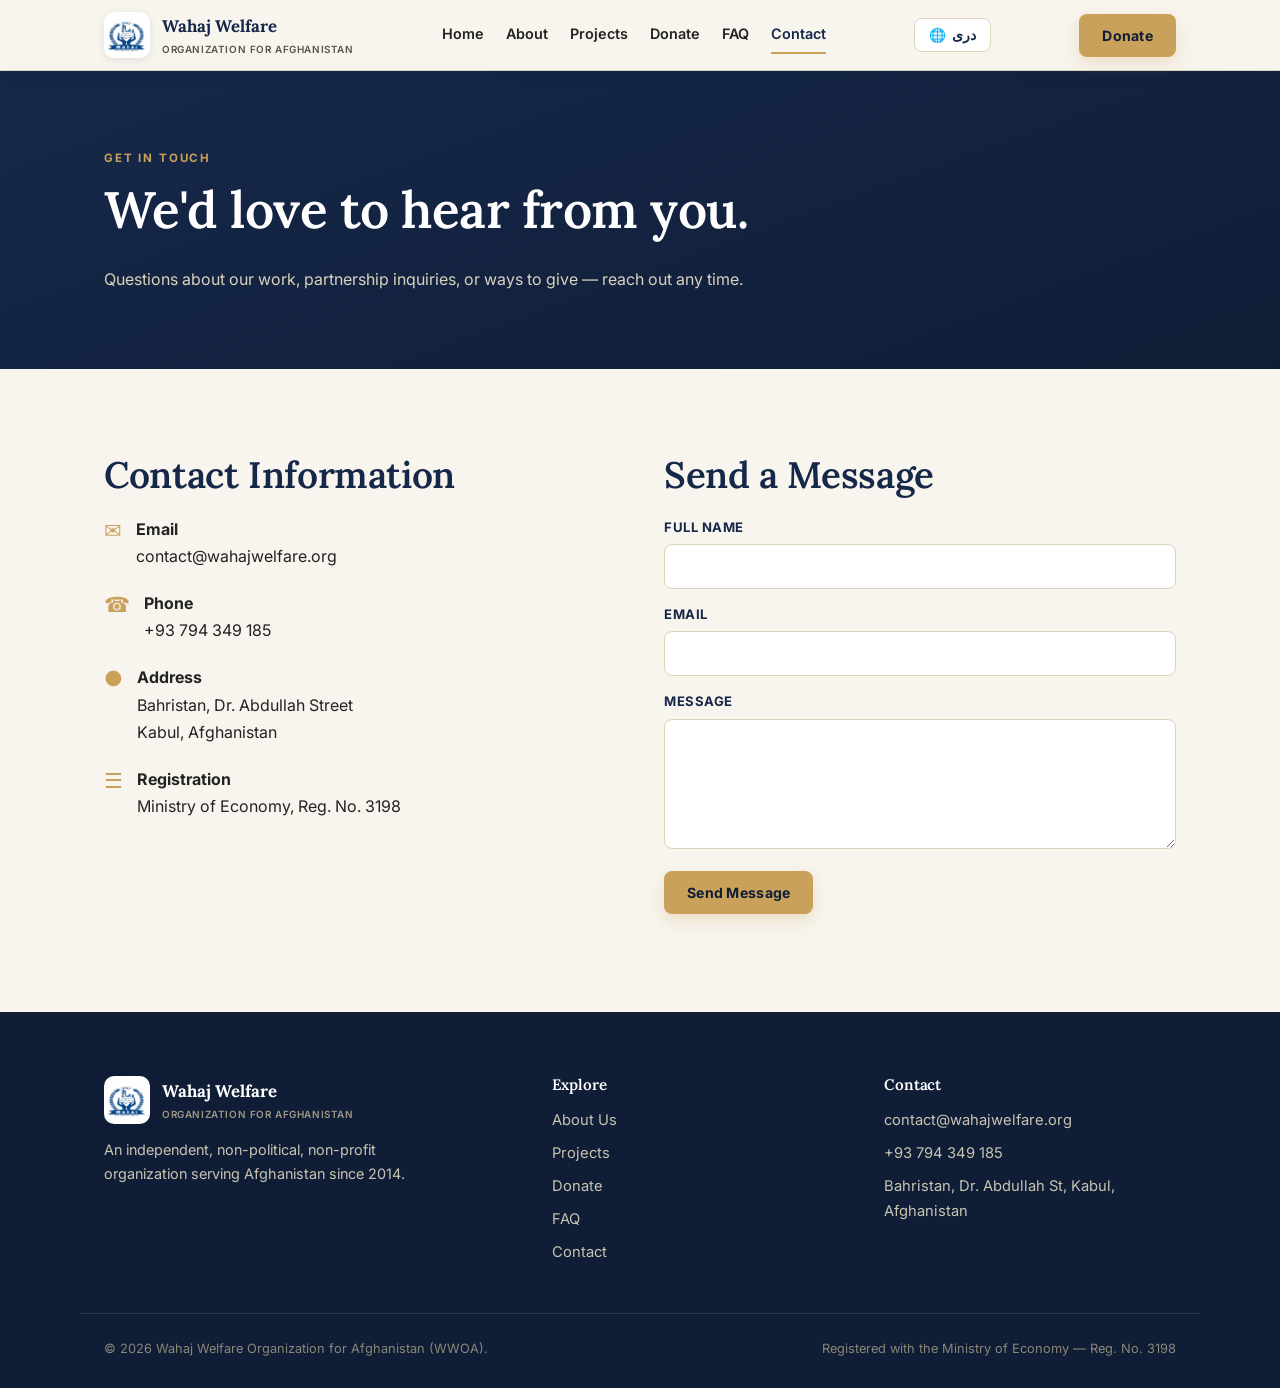
<file: wwoa-site/contact.html>
<!DOCTYPE html>
<html lang="en">
<head>
<meta charset="UTF-8">
<meta name="viewport" content="width=device-width, initial-scale=1.0">
<title>Contact — WWOA</title>
<link rel="icon" href="images/logo.jpg">
<link rel="preconnect" href="https://fonts.googleapis.com">
<link href="https://fonts.googleapis.com/css2?family=Lora:wght@500;600;700&family=Inter:wght@400;500;600;700&family=Noto+Naskh+Arabic:wght@400;500;600;700&display=swap" rel="stylesheet">
<link rel="stylesheet" href="styles.css?v=2">
</head>
<body>

<header class="site-header">
  <div class="nav-wrap">
    <a href="index.html" class="brand">
      <img src="images/logo.jpg" alt="WWOA logo">
      <span class="brand-text"><span data-i18n="brand.name">Wahaj Welfare</span><br><small data-i18n="brand.sub">Organization for Afghanistan</small></span>
    </a>
    <button class="nav-toggle" aria-label="Toggle menu">&#9776;</button>
    <nav class="primary-nav">
      <a href="index.html" data-i18n="nav.home">Home</a>
      <a href="about.html" data-i18n="nav.about">About</a>
      <a href="projects.html" data-i18n="nav.projects">Projects</a>
      <a href="donate.html" data-i18n="nav.donate">Donate</a>
      <a href="faq.html" data-i18n="nav.faq">FAQ</a>
      <a href="contact.html" class="active" data-i18n="nav.contact">Contact</a>
    </nav>
    <button id="lang-toggle" class="lang-toggle-btn" type="button">&#127760; <span id="lang-toggle-label">دری</span></button>
    <button type="button" class="btn btn-primary nav-cta js-aseel-donate" data-i18n="nav.donateBtn">Donate</button>
  </div>
</header>

<section class="page-hero">
  <div class="container">
    <span class="eyebrow" data-i18n="contact.eyebrow">Get In Touch</span>
    <h1 data-i18n="contact.h1">We'd love to hear from you.</h1>
    <p data-i18n="contact.lead">Questions about our work, partnership inquiries, or ways to give — reach out any time.</p>
  </div>
</section>

<section class="section">
  <div class="container contact-grid">
    <div>
      <h2 data-i18n="contact.infoH2">Contact Information</h2>
      <div class="info-row">
        <span class="ico">&#9993;</span>
        <div>
          <strong data-i18n="contact.email">Email</strong><br>
          <a href="mailto:contact@wahajwelfare.org">contact@wahajwelfare.org</a>
        </div>
      </div>
      <div class="info-row">
        <span class="ico">&#9742;</span>
        <div>
          <strong data-i18n="contact.phone">Phone</strong><br>
          <a href="tel:+93794349185">+93 794 349 185</a>
        </div>
      </div>
      <div class="info-row">
        <span class="ico">&#9679;</span>
        <div>
          <strong data-i18n="contact.address">Address</strong><br>
          <span data-i18n="contact.addressValue">Bahristan, Dr. Abdullah Street<br>Kabul, Afghanistan</span>
        </div>
      </div>
      <div class="info-row">
        <span class="ico">&#9776;</span>
        <div>
          <strong data-i18n="contact.registration">Registration</strong><br>
          <span data-i18n="contact.registrationValue">Ministry of Economy, Reg. No. 3198</span>
        </div>
      </div>
    </div>

    <div>
      <h2 data-i18n="contact.formH2">Send a Message</h2>
      <form class="form" id="contact-form" action="https://formsubmit.co/contact@wahajwelfare.org" method="POST">
        <input type="hidden" name="_subject" value="WWOA contact form message">
        <input type="hidden" name="_template" value="table">
        <input type="hidden" name="_captcha" value="false">
        <input type="hidden" name="_next" value="">
        <input type="hidden" name="_url" value="">
        <input type="text" name="_honey" tabindex="-1" autocomplete="off" style="position:absolute;left:-9999px;" aria-hidden="true">
        <label for="name" data-i18n="contact.name">Full Name</label>
        <input type="text" id="name" name="name" required>
        <label for="email" data-i18n="contact.emailLabel">Email</label>
        <input type="email" id="email" name="email" required>
        <label for="message" data-i18n="contact.message">Message</label>
        <textarea id="message" name="message" required></textarea>
        <button type="submit" class="btn btn-primary" data-i18n="contact.send">Send Message</button>
        <p class="small-note" id="form-note" style="margin-top:14px;"></p>
      </form>
    </div>
  </div>
</section>

<footer>
  <div class="container footer-grid">
    <div>
      <div class="brand" style="color:#fff; margin-bottom:14px;">
        <img src="images/logo.jpg" alt="WWOA logo" style="height:48px;">
        <span class="brand-text" style="color:#fff;"><span data-i18n="brand.name">Wahaj Welfare</span><br><small style="color:#9C9884;" data-i18n="brand.sub">Organization for Afghanistan</small></span>
      </div>
      <p style="max-width:320px; font-size:.9rem;" data-i18n="footer.tagline">An independent, non-political, non-profit organization serving Afghanistan since 2014.</p>
    </div>
    <div>
      <h4 data-i18n="footer.explore">Explore</h4>
      <a href="about.html" data-i18n="nav.about">About Us</a>
      <a href="projects.html" data-i18n="nav.projects">Projects</a>
      <a href="donate.html" data-i18n="nav.donate">Donate</a>
      <a href="faq.html" data-i18n="nav.faq">FAQ</a>
      <a href="contact.html" data-i18n="nav.contact">Contact</a>
    </div>
    <div>
      <h4 data-i18n="footer.contactHeading">Contact</h4>
      <a href="mailto:contact@wahajwelfare.org">contact@wahajwelfare.org</a>
      <a href="tel:+93794349185">+93 794 349 185</a>
      <a href="#" data-i18n="footer.address">Bahristan, Dr. Abdullah St, Kabul, Afghanistan</a>
    </div>
  </div>
  <div class="container footer-bottom">
    <span data-i18n="footer.copyright">&copy; 2026 Wahaj Welfare Organization for Afghanistan (WWOA).</span>
    <span data-i18n="footer.registration">Registered with the Ministry of Economy — Reg. No. 3198</span>
  </div>
</footer>

<script src="translations.js?v=7"></script>
<script src="script.js?v=8"></script>
<script defer src="https://cdn.aseelapp.com/widget-v1.js" data-organization="organization_01M0PSYGAQQCZ6XDWA9TCK3YZN"></script>
<script defer src="https://cdn.aseelapp.com/elements-v1.js" data-organization="organization_01M0PSYGAQQCZ6XDWA9TCK3YZN"></script>
</body>
</html>
</file>
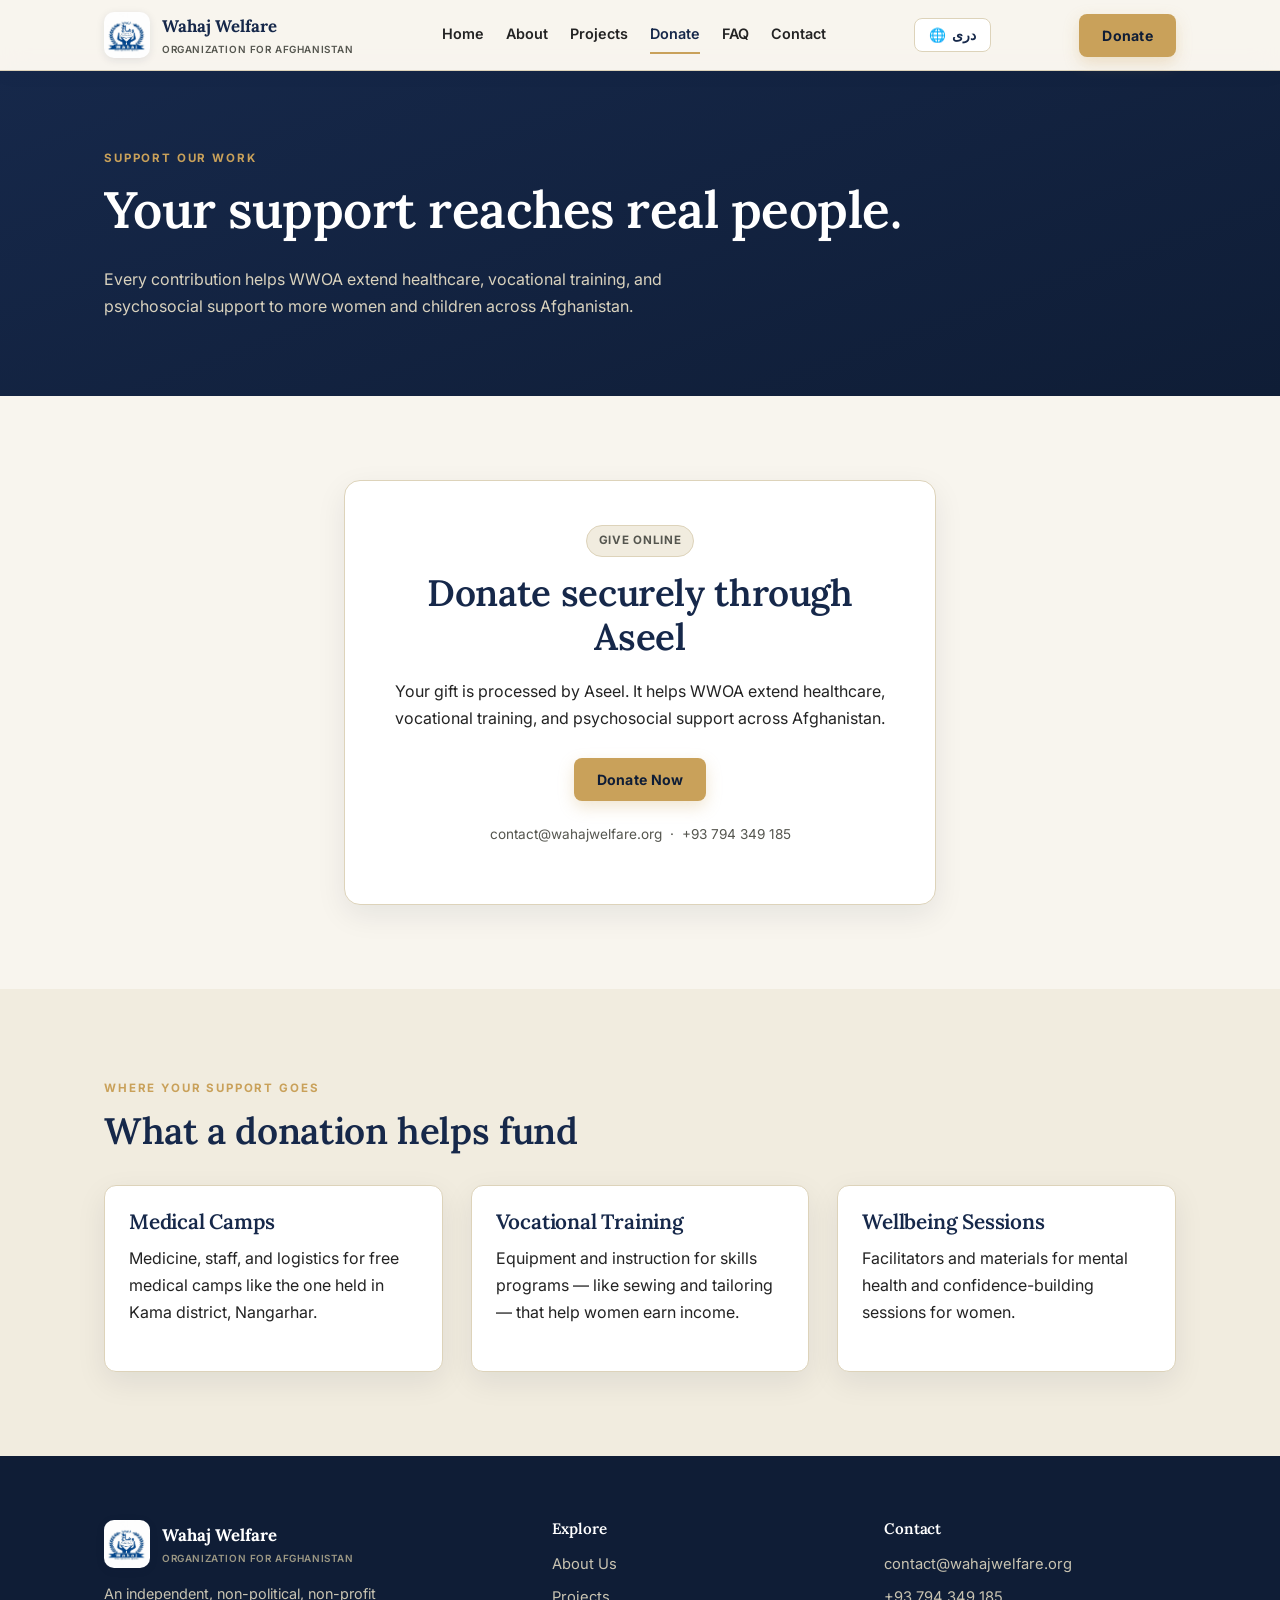
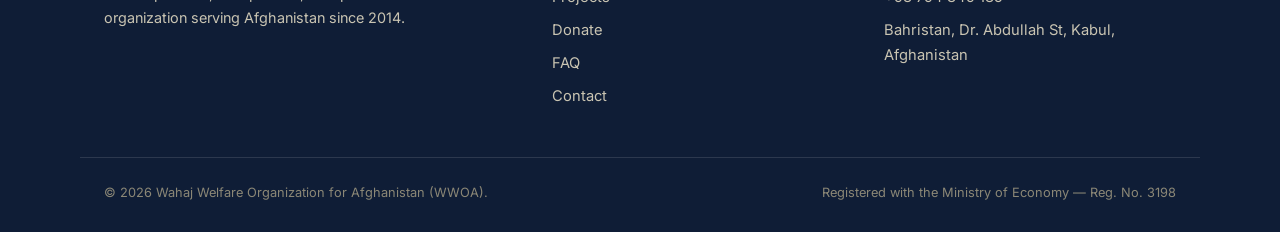
<file: wwoa-site/donate.html>
<!DOCTYPE html>
<html lang="en">
<head>
<meta charset="UTF-8">
<meta name="viewport" content="width=device-width, initial-scale=1.0">
<title>Donate — WWOA</title>
<link rel="icon" href="images/logo.jpg">
<link rel="preconnect" href="https://fonts.googleapis.com">
<link href="https://fonts.googleapis.com/css2?family=Lora:wght@500;600;700&family=Inter:wght@400;500;600;700&family=Noto+Naskh+Arabic:wght@400;500;600;700&display=swap" rel="stylesheet">
<link rel="stylesheet" href="styles.css?v=2">
</head>
<body>

<header class="site-header">
  <div class="nav-wrap">
    <a href="index.html" class="brand">
      <img src="images/logo.jpg" alt="WWOA logo">
      <span class="brand-text"><span data-i18n="brand.name">Wahaj Welfare</span><br><small data-i18n="brand.sub">Organization for Afghanistan</small></span>
    </a>
    <button class="nav-toggle" aria-label="Toggle menu">&#9776;</button>
    <nav class="primary-nav">
      <a href="index.html" data-i18n="nav.home">Home</a>
      <a href="about.html" data-i18n="nav.about">About</a>
      <a href="projects.html" data-i18n="nav.projects">Projects</a>
      <a href="donate.html" class="active" data-i18n="nav.donate">Donate</a>
      <a href="faq.html" data-i18n="nav.faq">FAQ</a>
      <a href="contact.html" data-i18n="nav.contact">Contact</a>
    </nav>
    <button id="lang-toggle" class="lang-toggle-btn" type="button">&#127760; <span id="lang-toggle-label">دری</span></button>
    <button type="button" class="btn btn-primary nav-cta js-aseel-donate" data-i18n="nav.donateBtn">Donate</button>
  </div>
</header>

<section class="page-hero">
  <div class="container">
    <span class="eyebrow" data-i18n="donate.eyebrow">Support Our Work</span>
    <h1 data-i18n="donate.h1">Your support reaches real people.</h1>
    <p data-i18n="donate.lead">Every contribution helps WWOA extend healthcare, vocational training, and psychosocial support to more women and children across Afghanistan.</p>
  </div>
</section>

<section class="section">
  <div class="container" style="max-width:640px;">
    <div class="donate-panel">
      <span class="coming-soon" data-i18n="donate.openBadge">Give online</span>
      <h2 data-i18n="donate.openH2">Donate securely through Aseel</h2>
      <p data-i18n="donate.openP">Your gift is processed by Aseel. It helps WWOA extend healthcare, vocational training, and psychosocial support across Afghanistan.</p>
      <button type="button" class="btn btn-primary js-aseel-donate" data-i18n="home.donateNow">Donate Now</button>
      <p class="small-note" style="margin-top:22px;">contact@wahajwelfare.org &nbsp;&middot;&nbsp; +93 794 349 185</p>
    </div>
  </div>
</section>

<section class="section section--cream2">
  <div class="container">
    <span class="eyebrow" data-i18n="donate.whereEyebrow">Where Your Support Goes</span>
    <h2 data-i18n="donate.whereH2">What a donation helps fund</h2>
    <div class="grid grid-3" style="margin-top:32px;">
      <div class="card"><div class="card-body">
        <h3 data-i18n="donate.w1H3">Medical Camps</h3>
        <p data-i18n="donate.w1P">Medicine, staff, and logistics for free medical camps like the one held in Kama district, Nangarhar.</p>
      </div></div>
      <div class="card"><div class="card-body">
        <h3 data-i18n="donate.w2H3">Vocational Training</h3>
        <p data-i18n="donate.w2P">Equipment and instruction for skills programs — like sewing and tailoring — that help women earn income.</p>
      </div></div>
      <div class="card"><div class="card-body">
        <h3 data-i18n="donate.w3H3">Wellbeing Sessions</h3>
        <p data-i18n="donate.w3P">Facilitators and materials for mental health and confidence-building sessions for women.</p>
      </div></div>
    </div>
  </div>
</section>

<footer>
  <div class="container footer-grid">
    <div>
      <div class="brand" style="color:#fff; margin-bottom:14px;">
        <img src="images/logo.jpg" alt="WWOA logo" style="height:48px;">
        <span class="brand-text" style="color:#fff;"><span data-i18n="brand.name">Wahaj Welfare</span><br><small style="color:#9C9884;" data-i18n="brand.sub">Organization for Afghanistan</small></span>
      </div>
      <p style="max-width:320px; font-size:.9rem;" data-i18n="footer.tagline">An independent, non-political, non-profit organization serving Afghanistan since 2014.</p>
    </div>
    <div>
      <h4 data-i18n="footer.explore">Explore</h4>
      <a href="about.html" data-i18n="nav.about">About Us</a>
      <a href="projects.html" data-i18n="nav.projects">Projects</a>
      <a href="donate.html" data-i18n="nav.donate">Donate</a>
      <a href="faq.html" data-i18n="nav.faq">FAQ</a>
      <a href="contact.html" data-i18n="nav.contact">Contact</a>
    </div>
    <div>
      <h4 data-i18n="footer.contactHeading">Contact</h4>
      <a href="mailto:contact@wahajwelfare.org">contact@wahajwelfare.org</a>
      <a href="tel:+93794349185">+93 794 349 185</a>
      <a href="#" data-i18n="footer.address">Bahristan, Dr. Abdullah St, Kabul, Afghanistan</a>
    </div>
  </div>
  <div class="container footer-bottom">
    <span data-i18n="footer.copyright">&copy; 2026 Wahaj Welfare Organization for Afghanistan (WWOA).</span>
    <span data-i18n="footer.registration">Registered with the Ministry of Economy — Reg. No. 3198</span>
  </div>
</footer>

<script src="translations.js?v=7"></script>
<script src="script.js?v=8"></script>
<script defer src="https://cdn.aseelapp.com/widget-v1.js" data-organization="organization_01M0PSYGAQQCZ6XDWA9TCK3YZN"></script>
<script defer src="https://cdn.aseelapp.com/elements-v1.js" data-organization="organization_01M0PSYGAQQCZ6XDWA9TCK3YZN"></script>
</body>
</html>
</file>
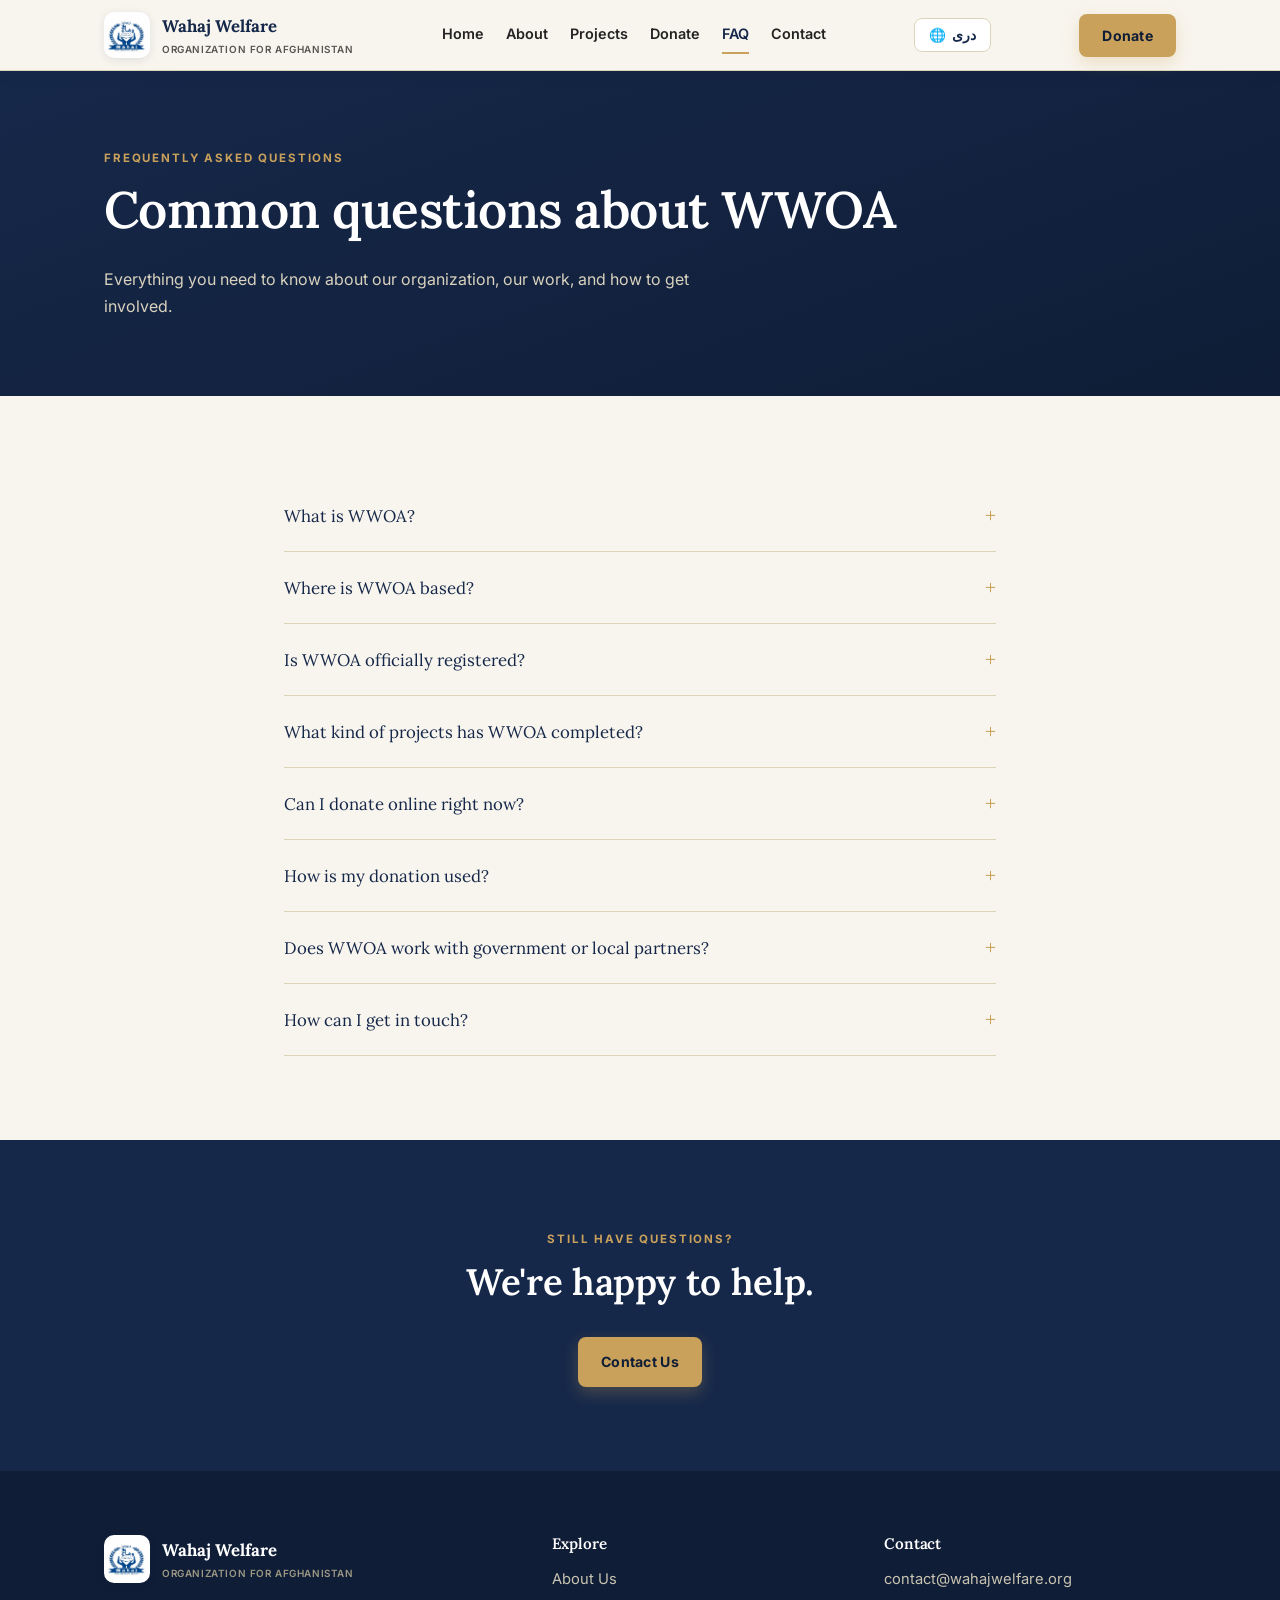
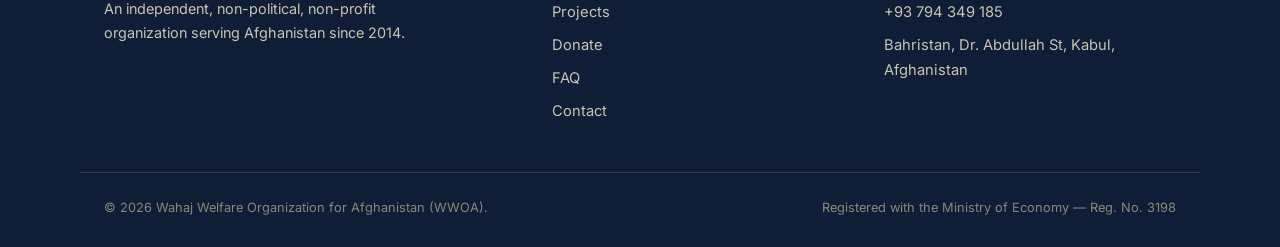
<file: wwoa-site/faq.html>
<!DOCTYPE html>
<html lang="en">
<head>
<meta charset="UTF-8">
<meta name="viewport" content="width=device-width, initial-scale=1.0">
<title>FAQ — WWOA</title>
<link rel="icon" href="images/logo.jpg">
<link rel="preconnect" href="https://fonts.googleapis.com">
<link href="https://fonts.googleapis.com/css2?family=Lora:wght@500;600;700&family=Inter:wght@400;500;600;700&family=Noto+Naskh+Arabic:wght@400;500;600;700&display=swap" rel="stylesheet">
<link rel="stylesheet" href="styles.css?v=2">
</head>
<body>

<header class="site-header">
  <div class="nav-wrap">
    <a href="index.html" class="brand">
      <img src="images/logo.jpg" alt="WWOA logo">
      <span class="brand-text"><span data-i18n="brand.name">Wahaj Welfare</span><br><small data-i18n="brand.sub">Organization for Afghanistan</small></span>
    </a>
    <button class="nav-toggle" aria-label="Toggle menu">&#9776;</button>
    <nav class="primary-nav">
      <a href="index.html" data-i18n="nav.home">Home</a>
      <a href="about.html" data-i18n="nav.about">About</a>
      <a href="projects.html" data-i18n="nav.projects">Projects</a>
      <a href="donate.html" data-i18n="nav.donate">Donate</a>
      <a href="faq.html" class="active" data-i18n="nav.faq">FAQ</a>
      <a href="contact.html" data-i18n="nav.contact">Contact</a>
    </nav>
    <button id="lang-toggle" class="lang-toggle-btn" type="button">&#127760; <span id="lang-toggle-label">دری</span></button>
    <button type="button" class="btn btn-primary nav-cta js-aseel-donate" data-i18n="nav.donateBtn">Donate</button>
  </div>
</header>

<section class="page-hero">
  <div class="container">
    <span class="eyebrow" data-i18n="faq.eyebrow">Frequently Asked Questions</span>
    <h1 data-i18n="faq.h1">Common questions about WWOA</h1>
    <p data-i18n="faq.lead">Everything you need to know about our organization, our work, and how to get involved.</p>
  </div>
</section>

<section class="section" style="max-width:760px; margin:0 auto;">
  <div class="container">

    <div class="faq-item">
      <button class="faq-q"><span data-i18n="faq.q1">What is WWOA?</span><span class="icon">+</span></button>
      <div class="faq-a"><p data-i18n="faq.a1">WWOA (Wahaj Welfare Organization for Afghanistan) is an independent, non-profit, non-political, and non-governmental organization founded in 2014. We work in education, healthcare, vocational training, and psychosocial support to help vulnerable communities across Afghanistan.</p></div>
    </div>

    <div class="faq-item">
      <button class="faq-q"><span data-i18n="faq.q2">Where is WWOA based?</span><span class="icon">+</span></button>
      <div class="faq-a"><p data-i18n="faq.a2">WWOA was originally founded in Jalalabad, Nangarhar Province, and later relocated its head office to Kabul to support a broader national presence.</p></div>
    </div>

    <div class="faq-item">
      <button class="faq-q"><span data-i18n="faq.q3">Is WWOA officially registered?</span><span class="icon">+</span></button>
      <div class="faq-a"><p data-i18n="faq.a3">Yes. WWOA is registered with Afghanistan's Ministry of Economy under registration number 3198.</p></div>
    </div>

    <div class="faq-item">
      <button class="faq-q"><span data-i18n="faq.q4">What kind of projects has WWOA completed?</span><span class="icon">+</span></button>
      <div class="faq-a"><p data-i18n="faq.a4">WWOA has conducted a free medical camp treating 258 patients in Kama district, Nangarhar; a three-month vocational sewing training program for 10 women in Afshar; and three mental health and wellbeing sessions reaching 47 women. See our <a href="projects.html" style="text-decoration:underline;">Projects page</a> for full details.</p></div>
    </div>

    <div class="faq-item">
      <button class="faq-q"><span data-i18n="faq.q5">Can I donate online right now?</span><span class="icon">+</span></button>
      <div class="faq-a"><p data-i18n="faq.a5">Yes. Use Donate on this site — it opens a secure Aseel form. You can also reach us on the <a href="contact.html" style="text-decoration:underline;">Contact page</a>.</p></div>
    </div>

    <div class="faq-item">
      <button class="faq-q"><span data-i18n="faq.q6">How is my donation used?</span><span class="icon">+</span></button>
      <div class="faq-a"><p data-i18n="faq.a6">Donations go directly toward WWOA's programs — medical camps, vocational training, and psychosocial support sessions — as well as the logistics, staff, and materials needed to deliver them.</p></div>
    </div>

    <div class="faq-item">
      <button class="faq-q"><span data-i18n="faq.q7">Does WWOA work with government or local partners?</span><span class="icon">+</span></button>
      <div class="faq-a"><p data-i18n="faq.a7">Yes. WWOA regularly partners with local public health departments, district administrations, and community elders to plan and deliver its programs safely and effectively.</p></div>
    </div>

    <div class="faq-item">
      <button class="faq-q"><span data-i18n="faq.q8">How can I get in touch?</span><span class="icon">+</span></button>
      <div class="faq-a"><p data-i18n="faq.a8">You can reach us at <a href="mailto:contact@wahajwelfare.org" style="text-decoration:underline;">contact@wahajwelfare.org</a>, by phone at +93 794 349 185, or through our <a href="contact.html" style="text-decoration:underline;">Contact page</a>.</p></div>
    </div>

  </div>
</section>

<section class="section section--navy">
  <div class="container" style="text-align:center;">
    <span class="eyebrow" data-i18n="faq.moreEyebrow">Still Have Questions?</span>
    <h2 data-i18n="faq.moreH2">We're happy to help.</h2>
    <a href="contact.html" class="btn btn-primary" style="margin-top:14px;" data-i18n="faq.contactBtn">Contact Us</a>
  </div>
</section>

<footer>
  <div class="container footer-grid">
    <div>
      <div class="brand" style="color:#fff; margin-bottom:14px;">
        <img src="images/logo.jpg" alt="WWOA logo" style="height:48px;">
        <span class="brand-text" style="color:#fff;"><span data-i18n="brand.name">Wahaj Welfare</span><br><small style="color:#9C9884;" data-i18n="brand.sub">Organization for Afghanistan</small></span>
      </div>
      <p style="max-width:320px; font-size:.9rem;" data-i18n="footer.tagline">An independent, non-political, non-profit organization serving Afghanistan since 2014.</p>
    </div>
    <div>
      <h4 data-i18n="footer.explore">Explore</h4>
      <a href="about.html" data-i18n="nav.about">About Us</a>
      <a href="projects.html" data-i18n="nav.projects">Projects</a>
      <a href="donate.html" data-i18n="nav.donate">Donate</a>
      <a href="faq.html" data-i18n="nav.faq">FAQ</a>
      <a href="contact.html" data-i18n="nav.contact">Contact</a>
    </div>
    <div>
      <h4 data-i18n="footer.contactHeading">Contact</h4>
      <a href="mailto:contact@wahajwelfare.org">contact@wahajwelfare.org</a>
      <a href="tel:+93794349185">+93 794 349 185</a>
      <a href="#" data-i18n="footer.address">Bahristan, Dr. Abdullah St, Kabul, Afghanistan</a>
    </div>
  </div>
  <div class="container footer-bottom">
    <span data-i18n="footer.copyright">&copy; 2026 Wahaj Welfare Organization for Afghanistan (WWOA).</span>
    <span data-i18n="footer.registration">Registered with the Ministry of Economy — Reg. No. 3198</span>
  </div>
</footer>

<script src="translations.js?v=7"></script>
<script src="script.js?v=8"></script>
<script defer src="https://cdn.aseelapp.com/widget-v1.js" data-organization="organization_01M0PSYGAQQCZ6XDWA9TCK3YZN"></script>
<script defer src="https://cdn.aseelapp.com/elements-v1.js" data-organization="organization_01M0PSYGAQQCZ6XDWA9TCK3YZN"></script>
</body>
</html>
</file>
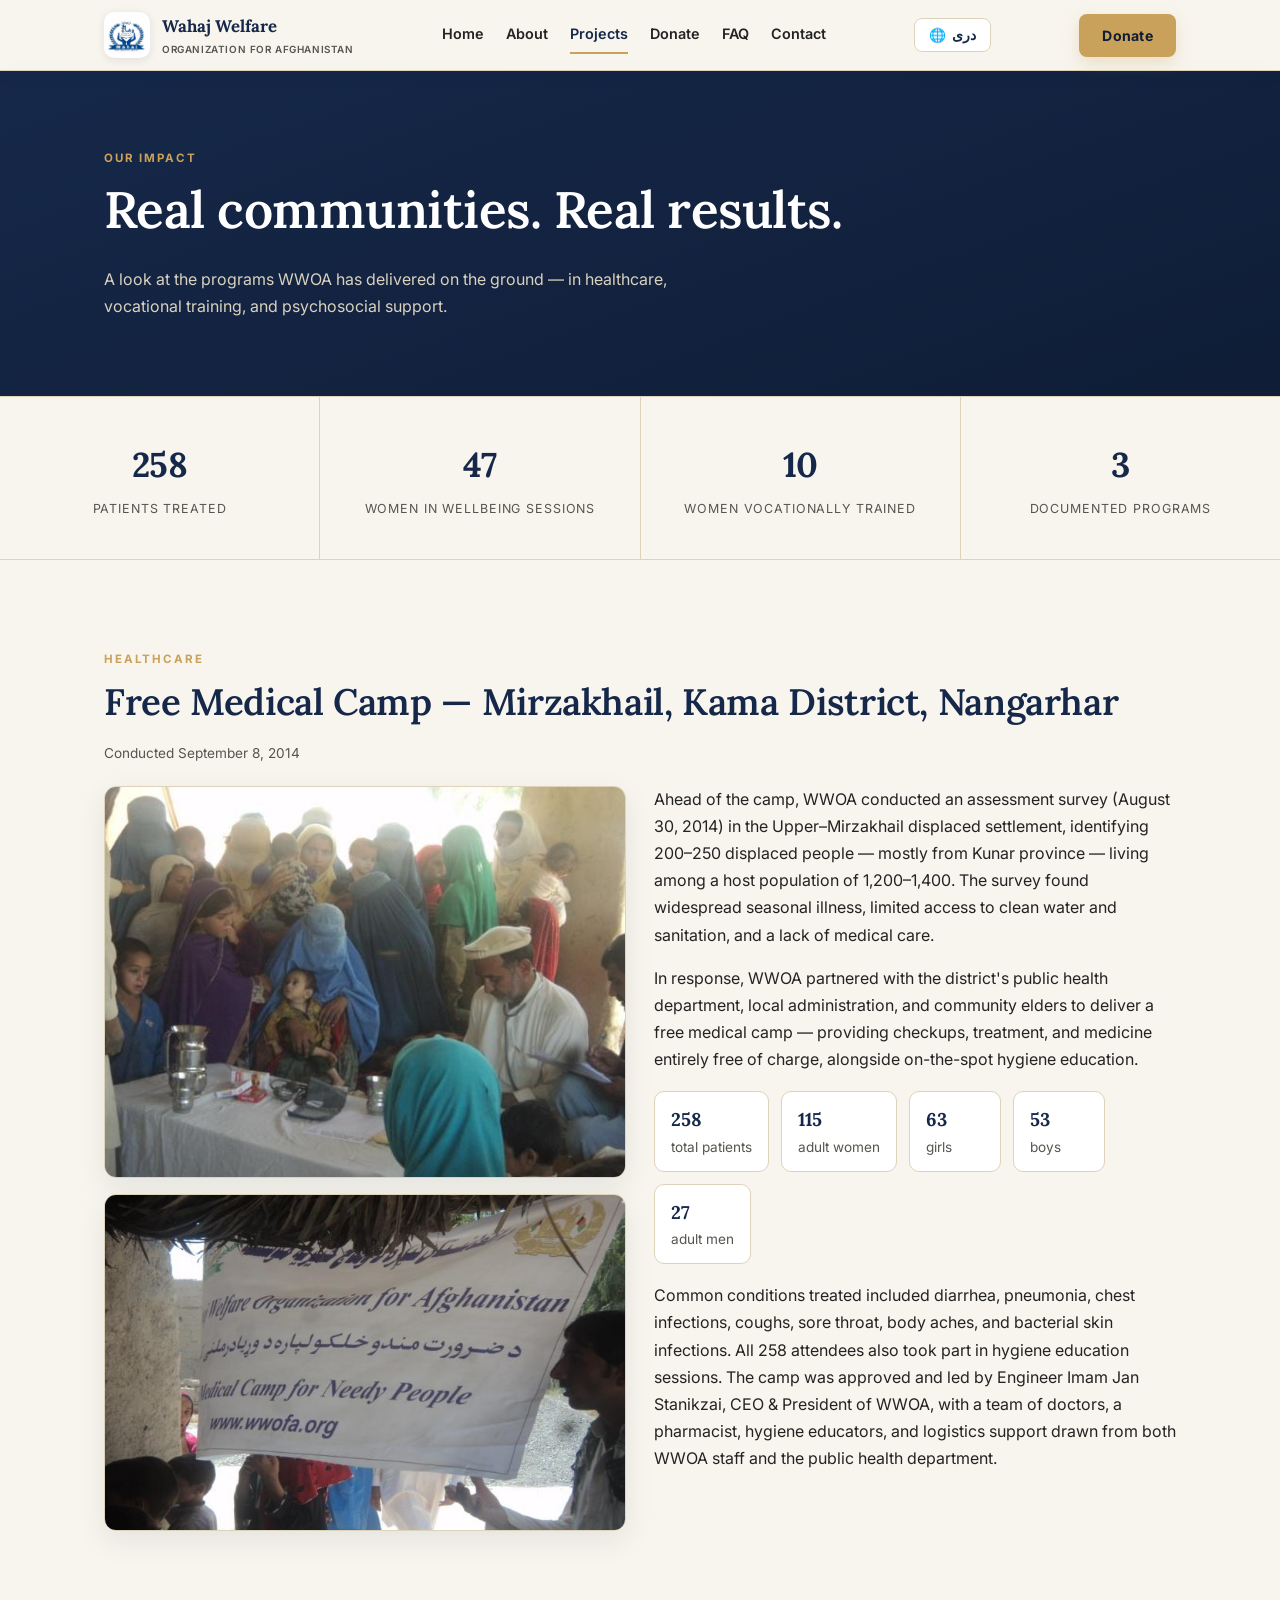
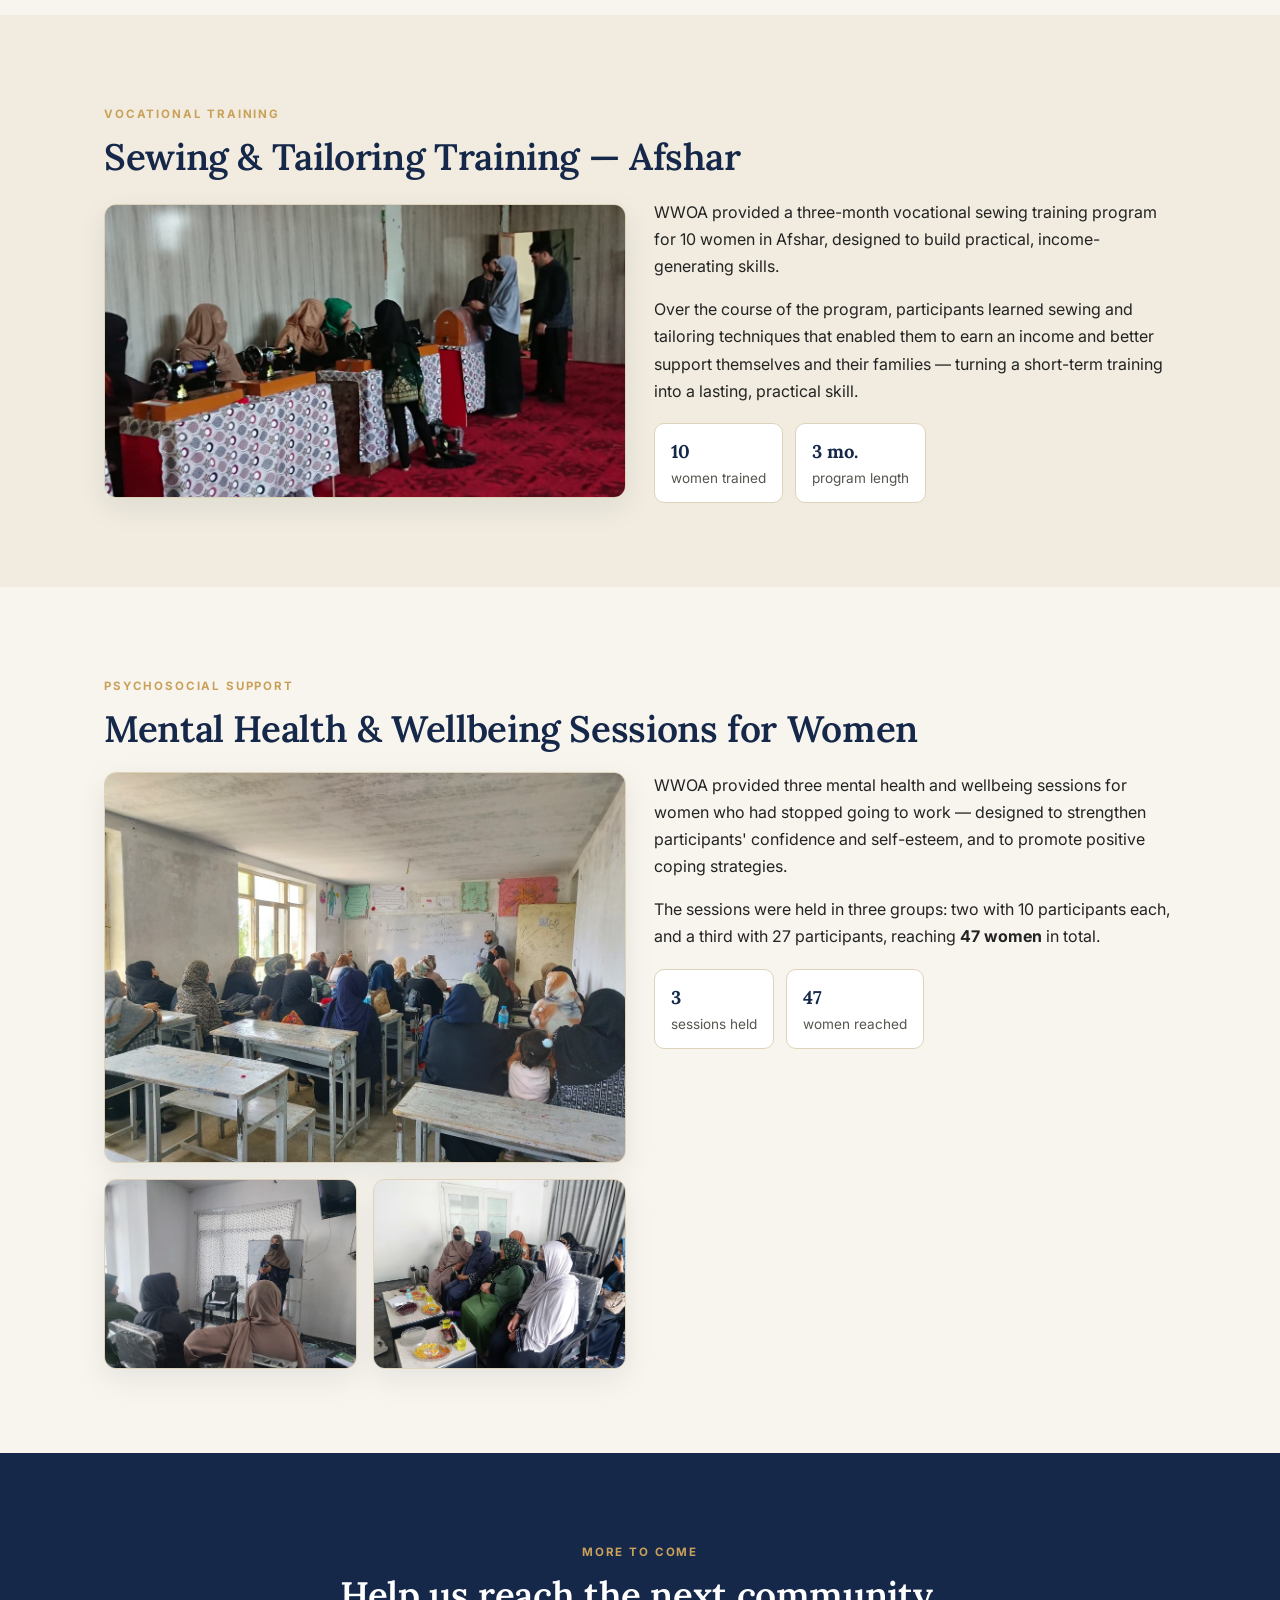
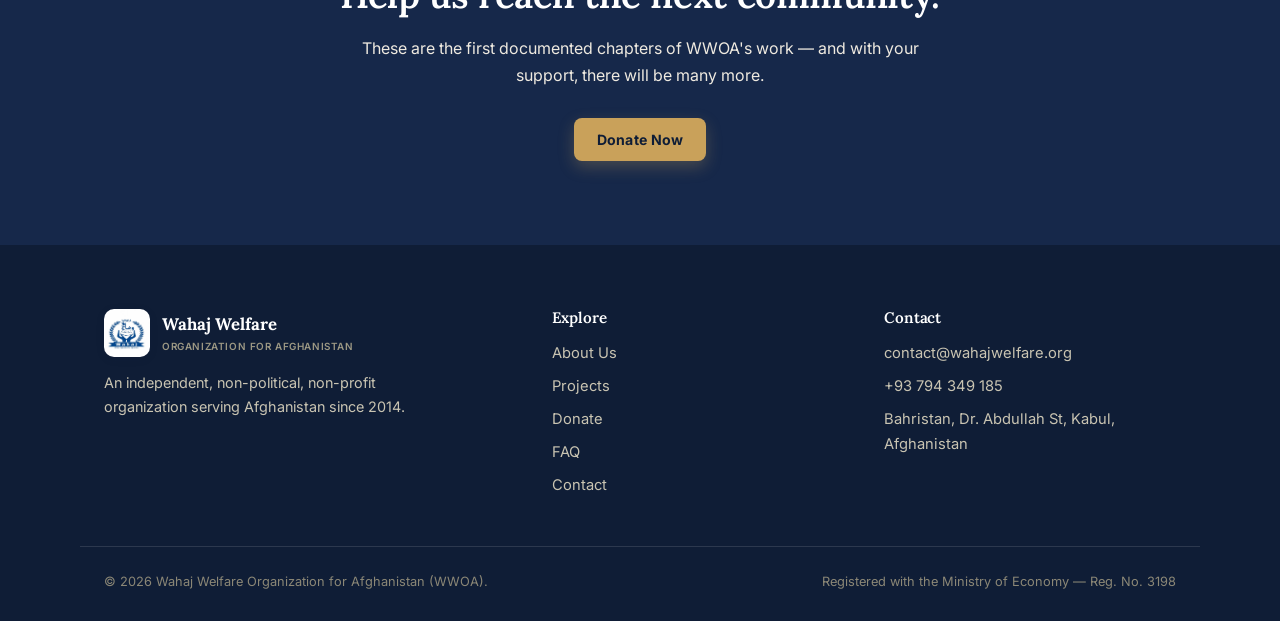
<file: wwoa-site/projects.html>
<!DOCTYPE html>
<html lang="en">
<head>
<meta charset="UTF-8">
<meta name="viewport" content="width=device-width, initial-scale=1.0">
<title>Our Projects — WWOA</title>
<link rel="icon" href="images/logo.jpg">
<link rel="preconnect" href="https://fonts.googleapis.com">
<link href="https://fonts.googleapis.com/css2?family=Lora:wght@500;600;700&family=Inter:wght@400;500;600;700&family=Noto+Naskh+Arabic:wght@400;500;600;700&display=swap" rel="stylesheet">
<link rel="stylesheet" href="styles.css?v=2">
</head>
<body>

<header class="site-header">
  <div class="nav-wrap">
    <a href="index.html" class="brand">
      <img src="images/logo.jpg" alt="WWOA logo">
      <span class="brand-text"><span data-i18n="brand.name">Wahaj Welfare</span><br><small data-i18n="brand.sub">Organization for Afghanistan</small></span>
    </a>
    <button class="nav-toggle" aria-label="Toggle menu">&#9776;</button>
    <nav class="primary-nav">
      <a href="index.html" data-i18n="nav.home">Home</a>
      <a href="about.html" data-i18n="nav.about">About</a>
      <a href="projects.html" class="active" data-i18n="nav.projects">Projects</a>
      <a href="donate.html" data-i18n="nav.donate">Donate</a>
      <a href="faq.html" data-i18n="nav.faq">FAQ</a>
      <a href="contact.html" data-i18n="nav.contact">Contact</a>
    </nav>
    <button id="lang-toggle" class="lang-toggle-btn" type="button">&#127760; <span id="lang-toggle-label">دری</span></button>
    <button type="button" class="btn btn-primary nav-cta js-aseel-donate" data-i18n="nav.donateBtn">Donate</button>
  </div>
</header>

<section class="page-hero">
  <div class="container">
    <span class="eyebrow" data-i18n="projects.eyebrow">Our Impact</span>
    <h1 data-i18n="projects.h1">Real communities. Real results.</h1>
    <p data-i18n="projects.lead">A look at the programs WWOA has delivered on the ground — in healthcare, vocational training, and psychosocial support.</p>
  </div>
</section>

<div class="stats">
  <div class="stat"><span class="num">258</span><span class="label" data-i18n="stat.patients">Patients treated</span></div>
  <div class="stat"><span class="num">47</span><span class="label" data-i18n="stat.women">Women in wellbeing sessions</span></div>
  <div class="stat"><span class="num">10</span><span class="label" data-i18n="stat.trained">Women vocationally trained</span></div>
  <div class="stat"><span class="num">3</span><span class="label" data-i18n="stat.sessions">Documented programs</span></div>
</div>

<section class="section">
  <div class="container">

    <!-- Project 1 -->
    <span class="eyebrow" data-i18n="projects.p1Eyebrow">Healthcare</span>
    <h2 data-i18n="projects.p1H2">Free Medical Camp — Mirzakhail, Kama District, Nangarhar</h2>
    <p class="small-note" data-i18n="projects.p1Date">Conducted September 8, 2014</p>
    <div class="grid grid-2" style="margin-top:20px; align-items:flex-start;">
      <div>
        <img src="images/medical-camp-1.jpg" alt="Families waiting for treatment at the WWOA medical camp" style="border:1px solid var(--line); margin-bottom:16px;">
        <img src="images/medical-camp-2.jpg" alt="WWOA medical camp banner in Kama district" style="border:1px solid var(--line);">
      </div>
      <div>
        <p data-i18n="projects.p1P1">Ahead of the camp, WWOA conducted an assessment survey (August 30, 2014) in the Upper–Mirzakhail displaced settlement, identifying 200–250 displaced people — mostly from Kunar province — living among a host population of 1,200–1,400. The survey found widespread seasonal illness, limited access to clean water and sanitation, and a lack of medical care.</p>
        <p data-i18n="projects.p1P2">In response, WWOA partnered with the district's public health department, local administration, and community elders to deliver a free medical camp — providing checkups, treatment, and medicine entirely free of charge, alongside on-the-spot hygiene education.</p>
        <ul class="figures">
          <li><b>258</b><span data-i18n="figures.total">total patients</span></li>
          <li><b>115</b><span data-i18n="figures.women">adult women</span></li>
          <li><b>63</b><span data-i18n="figures.girls">girls</span></li>
          <li><b>53</b><span data-i18n="figures.boys">boys</span></li>
          <li><b>27</b><span data-i18n="figures.men">adult men</span></li>
        </ul>
        <p style="margin-top:18px;" data-i18n="projects.p1P3">Common conditions treated included diarrhea, pneumonia, chest infections, coughs, sore throat, body aches, and bacterial skin infections. All 258 attendees also took part in hygiene education sessions. The camp was approved and led by Engineer Imam Jan Stanikzai, CEO &amp; President of WWOA, with a team of doctors, a pharmacist, hygiene educators, and logistics support drawn from both WWOA staff and the public health department.</p>
      </div>
    </div>
  </div>
</section>

<section class="section section--cream2">
  <div class="container">
    <!-- Project 2 -->
    <span class="eyebrow" data-i18n="projects.p2Eyebrow">Vocational Training</span>
    <h2 data-i18n="projects.p2H2">Sewing &amp; Tailoring Training — Afshar</h2>
    <div class="grid grid-2" style="margin-top:20px; align-items:center;">
      <img src="images/sewing-training.jpg" alt="Women learning sewing and tailoring skills in Afshar" style="border:1px solid var(--line);">
      <div>
        <p data-i18n="projects.p2P1">WWOA provided a three-month vocational sewing training program for 10 women in Afshar, designed to build practical, income-generating skills.</p>
        <p data-i18n="projects.p2P2">Over the course of the program, participants learned sewing and tailoring techniques that enabled them to earn an income and better support themselves and their families — turning a short-term training into a lasting, practical skill.</p>
        <ul class="figures">
          <li><b>10</b><span data-i18n="figures.womenTrained">women trained</span></li>
          <li><b>3 mo.</b><span data-i18n="figures.duration">program length</span></li>
        </ul>
      </div>
    </div>
  </div>
</section>

<section class="section">
  <div class="container">
    <!-- Project 3 -->
    <span class="eyebrow" data-i18n="projects.p3Eyebrow">Psychosocial Support</span>
    <h2 data-i18n="projects.p3H2">Mental Health &amp; Wellbeing Sessions for Women</h2>
    <div class="grid grid-2" style="margin-top:20px; align-items:flex-start;">
      <div>
        <img class="photo-frame" src="images/consultation-1.jpg?v=2" alt="Women's wellbeing session led by WWOA" style="border:1px solid var(--line); margin-bottom:16px;">
        <div class="grid" style="grid-template-columns:1fr 1fr; gap:16px;">
          <img class="photo-frame" src="images/consultation-2.jpg?v=2" alt="WWOA facilitator leading a wellbeing session" style="border:1px solid var(--line);">
          <img class="photo-frame" src="images/consultation-3.jpg?v=2" alt="Women attending a WWOA wellbeing session" style="border:1px solid var(--line);">
        </div>
      </div>
      <div>
        <p data-i18n="projects.p3P1">WWOA provided three mental health and wellbeing sessions for women who had stopped going to work — designed to strengthen participants' confidence and self-esteem, and to promote positive coping strategies.</p>
        <p data-i18n="projects.p3P2">The sessions were held in three groups: two with 10 participants each, and a third with 27 participants, reaching <strong>47 women</strong> in total.</p>
        <ul class="figures">
          <li><b>3</b><span data-i18n="figures.sessionsHeld">sessions held</span></li>
          <li><b>47</b><span data-i18n="figures.womenReached">women reached</span></li>
        </ul>
      </div>
    </div>
  </div>
</section>

<section class="section section--navy">
  <div class="container" style="text-align:center;">
    <span class="eyebrow" data-i18n="projects.ctaEyebrow">More To Come</span>
    <h2 data-i18n="projects.ctaH2">Help us reach the next community.</h2>
    <p style="max-width:560px; margin:0 auto 28px;" data-i18n="projects.ctaP">These are the first documented chapters of WWOA's work — and with your support, there will be many more.</p>
    <button type="button" class="btn btn-primary js-aseel-donate" data-i18n="home.donateNow">Donate Now</button>
  </div>
</section>

<footer>
  <div class="container footer-grid">
    <div>
      <div class="brand" style="color:#fff; margin-bottom:14px;">
        <img src="images/logo.jpg" alt="WWOA logo" style="height:48px;">
        <span class="brand-text" style="color:#fff;"><span data-i18n="brand.name">Wahaj Welfare</span><br><small style="color:#9C9884;" data-i18n="brand.sub">Organization for Afghanistan</small></span>
      </div>
      <p style="max-width:320px; font-size:.9rem;" data-i18n="footer.tagline">An independent, non-political, non-profit organization serving Afghanistan since 2014.</p>
    </div>
    <div>
      <h4 data-i18n="footer.explore">Explore</h4>
      <a href="about.html" data-i18n="nav.about">About Us</a>
      <a href="projects.html" data-i18n="nav.projects">Projects</a>
      <a href="donate.html" data-i18n="nav.donate">Donate</a>
      <a href="faq.html" data-i18n="nav.faq">FAQ</a>
      <a href="contact.html" data-i18n="nav.contact">Contact</a>
    </div>
    <div>
      <h4 data-i18n="footer.contactHeading">Contact</h4>
      <a href="mailto:contact@wahajwelfare.org">contact@wahajwelfare.org</a>
      <a href="tel:+93794349185">+93 794 349 185</a>
      <a href="#" data-i18n="footer.address">Bahristan, Dr. Abdullah St, Kabul, Afghanistan</a>
    </div>
  </div>
  <div class="container footer-bottom">
    <span data-i18n="footer.copyright">&copy; 2026 Wahaj Welfare Organization for Afghanistan (WWOA).</span>
    <span data-i18n="footer.registration">Registered with the Ministry of Economy — Reg. No. 3198</span>
  </div>
</footer>

<script src="translations.js?v=7"></script>
<script src="script.js?v=8"></script>
<script defer src="https://cdn.aseelapp.com/widget-v1.js" data-organization="organization_01M0PSYGAQQCZ6XDWA9TCK3YZN"></script>
<script defer src="https://cdn.aseelapp.com/elements-v1.js" data-organization="organization_01M0PSYGAQQCZ6XDWA9TCK3YZN"></script>
</body>
</html>
</file>
<file: styles.css>
/* ============================================
   WWOA — Wahaj Welfare Organization for Afghanistan
   Design tokens
   ============================================ */
:root{
  --navy: #16284A;
  --navy-deep: #0F1D36;
  --sand: #C9A15A;
  --sand-light: #E7D2A4;
  --green: #33553B;
  --cream: #F8F5EE;
  --cream-2: #F1ECDF;
  --ink: #232323;
  --ink-soft: #55564f;
  --line: #ddd3ba;
  --radius: 8px;
  --shadow: 0 10px 30px rgba(15,29,54,.08);
  --shadow-lg: 0 22px 50px rgba(15,29,54,.16);

  --font-display: "Lora", "Noto Serif", Georgia, serif;
  --font-body: "Inter", "Noto Sans", -apple-system, sans-serif;
}

*{box-sizing:border-box;}
html{scroll-behavior:smooth;}
body{
  margin:0;
  background:var(--cream);
  color:var(--ink);
  font-family:var(--font-body);
  line-height:1.7;
  font-size:16px;
  -webkit-font-smoothing:antialiased;
}
::selection{background:rgba(201,161,90,.35); color:var(--navy-deep);}
img{max-width:100%;display:block;}
a{color:inherit;text-decoration:none;}
h1,h2,h3,h4{
  font-family:var(--font-display);
  color:var(--navy);
  margin:0 0 .5em 0;
  font-weight:600;
  line-height:1.2;
  letter-spacing:-.01em;
}
h1{font-size:clamp(2.1rem, 4vw, 3.4rem);}
h2{font-size:clamp(1.6rem, 3vw, 2.3rem);}
h3{font-size:1.3rem;}
p{margin:0 0 1em 0;}
.eyebrow{
  font-family:var(--font-body);
  text-transform:uppercase;
  letter-spacing:.16em;
  font-size:.72rem;
  color:var(--sand);
  font-weight:700;
  display:inline-block;
  margin-bottom:.9em;
}
.container{
  max-width:1120px;
  margin:0 auto;
  padding:0 24px;
}
.section{padding:84px 0;}
.section--tight{padding:48px 0;}
.section--navy{background:var(--navy); color:#EFEAE0;}
.section--navy h2, .section--navy h3{color:#fff;}
.section--cream2{background:var(--cream-2);}

/* Dove/wreath signature divider, echoing the WWOA seal */
.divider{
  display:flex;
  align-items:center;
  justify-content:center;
  gap:18px;
  margin:8px 0 40px 0;
  color:var(--sand);
}
.divider::before, .divider::after{
  content:"";
  height:1px;
  width:64px;
  background:var(--line);
}

/* ---------- Header / Nav ---------- */
.site-header{
  position:sticky; top:0; z-index:50;
  background:rgba(248,245,238,0.92);
  backdrop-filter:blur(14px);
  border-bottom:1px solid var(--line);
  box-shadow:0 4px 18px rgba(15,29,54,.04);
}
.nav-wrap{
  display:flex; align-items:center; justify-content:space-between;
  gap:16px;
  padding:12px 24px;
  max-width:1120px;
  margin:0 auto;
}
.brand{
  display:flex; align-items:center; gap:12px;
  font-family:var(--font-display);
  font-weight:700; font-size:1.05rem;
  color:var(--navy);
  flex-shrink:0;
}
.brand img{
  height:46px; width:46px; object-fit:cover;
  border-radius:10px;
  background:#fff;
  box-shadow:0 2px 8px rgba(15,29,54,.1);
}
.brand-text small{
  display:block; font-family:var(--font-body); font-weight:600;
  letter-spacing:.06em; font-size:.62rem; color:var(--ink-soft);
  text-transform:uppercase;
}
nav.primary-nav{display:flex; gap:22px; align-items:center;}
nav.primary-nav a{
  font-size:.9rem; font-weight:600; color:var(--ink);
  padding:6px 0; border-bottom:2px solid transparent;
  transition:border-color .2s ease, color .2s ease;
}
nav.primary-nav a:hover, nav.primary-nav a.active{
  border-color:var(--sand); color:var(--navy);
}
.btn{
  display:inline-block;
  padding:12px 22px;
  border-radius:var(--radius);
  font-weight:700; font-size:.88rem;
  letter-spacing:.02em;
  border:1px solid transparent;
  cursor:pointer;
  font-family:inherit;
  transition:background .18s ease, color .18s ease, border-color .18s ease, box-shadow .18s ease, transform .18s ease;
}
.btn:hover{transform:translateY(-1px);}
.btn-primary{
  background:var(--sand); color:var(--navy-deep);
  box-shadow:0 6px 16px rgba(201,161,90,.28);
}
.btn-primary:hover{background:var(--sand-light);}
.btn-outline{border:1px solid var(--navy); color:var(--navy); background:transparent;}
.btn-outline:hover{background:var(--navy); color:#fff;}
.btn-outline-light{border:1px solid rgba(255,255,255,.65); color:#fff; background:transparent;}
.btn-outline-light:hover{background:#fff; color:var(--navy);}

.nav-toggle{display:none; background:none; border:none; font-size:1.6rem; color:var(--navy); cursor:pointer;}

@media (max-width: 820px){
  nav.primary-nav{
    position:absolute; top:100%; left:0; right:0;
    background:var(--cream); flex-direction:column; align-items:flex-start;
    padding:16px 24px 24px; gap:14px; border-bottom:1px solid var(--line);
    display:none;
    box-shadow:var(--shadow);
  }
  nav.primary-nav.open{display:flex;}
  .nav-toggle{display:block;}
  .nav-cta{display:none;}
}

/* ---------- Hero ---------- */
.hero{
  position:relative;
  background:linear-gradient(160deg, var(--navy) 0%, var(--navy-deep) 100%);
  color:#EFEAE0;
  overflow:hidden;
}
.hero::after{
  content:"";
  position:absolute; inset:0;
  background:
    radial-gradient(circle at 82% 18%, rgba(201,161,90,.2), transparent 55%),
    radial-gradient(circle at 8% 88%, rgba(255,255,255,.05), transparent 40%);
  pointer-events:none;
}
.hero-inner{
  position:relative;
  max-width:1120px; margin:0 auto; padding:108px 24px 96px;
  display:grid; grid-template-columns: 1.15fr .85fr; gap:56px; align-items:center;
}
.hero h1{color:#fff;}
.hero p.lead{
  font-size:1.08rem;
  color:#D9D2BE;
  max-width:560px;
  line-height:1.8;
}
.hero-actions{display:flex; gap:12px; margin-top:28px; flex-wrap:wrap;}
.hero-emblem{
  justify-self:center;
  width:min(300px, 100%);
  background:#fff;
  padding:28px;
  border-radius:18px;
  box-shadow:0 24px 50px rgba(0,0,0,.28);
}
@media (max-width: 820px){
  .hero-inner{grid-template-columns:1fr; text-align:center; padding:72px 24px 64px;}
  .hero p.lead{margin-inline:auto;}
  .hero-actions{justify-content:center;}
}

/* ---------- Stat strip ---------- */
.stats{
  display:grid; grid-template-columns:repeat(4, 1fr);
  gap:1px; background:var(--line);
  border-top:1px solid var(--line); border-bottom:1px solid var(--line);
}
.stat{
  background:var(--cream); padding:38px 20px; text-align:center;
}
.stat .num{
  font-family:var(--font-display); font-weight:700; font-size:2.15rem; color:var(--navy);
  display:block; letter-spacing:-.02em;
}
.stat .label{font-size:.78rem; color:var(--ink-soft); text-transform:uppercase; letter-spacing:.07em;}
@media (max-width: 760px){
  .stats{grid-template-columns:repeat(2, 1fr);}
}

/* ---------- Cards ---------- */
.grid{display:grid; gap:28px;}
.grid-3{grid-template-columns:repeat(3, 1fr);}
.grid-2{grid-template-columns:repeat(2, 1fr);}
@media (max-width: 900px){
  .grid-3, .grid-2{grid-template-columns:1fr;}
}
.card{
  background:#fff; border:1px solid var(--line);
  overflow:hidden; display:flex; flex-direction:column;
  border-radius:12px;
  box-shadow:var(--shadow);
  transition:transform .2s ease, box-shadow .2s ease;
}
.card:hover{
  transform:translateY(-3px);
  box-shadow:var(--shadow-lg);
}
.card img{aspect-ratio:4/3; object-fit:cover; width:100%;}

/* Crop letterbox bars from phone-style project photos */
.photo-frame{
  width:100%;
  aspect-ratio:4/3;
  object-fit:cover;
  object-position:center;
  background:var(--cream-2);
}
.grid img,
.photo-frame{
  border-radius:12px;
  border:1px solid var(--line);
  box-shadow:var(--shadow);
}
.card-body{padding:24px 24px 28px;}
.card .tag{
  font-size:.72rem; text-transform:uppercase; letter-spacing:.08em;
  color:var(--sand); font-weight:700; margin-bottom:8px; display:inline-block;
}
.card ul.figures{list-style:none; margin:14px 0 0; padding:0; display:flex; gap:18px; flex-wrap:wrap;}
.card ul.figures li{font-size:.85rem; color:var(--ink-soft);}
.card ul.figures b{color:var(--navy); font-family:var(--font-display); font-size:1.05rem; display:block;}

ul.figures{
  list-style:none; margin:18px 0 0; padding:0;
  display:flex; gap:12px; flex-wrap:wrap;
}
ul.figures li{
  background:#fff;
  border:1px solid var(--line);
  padding:12px 16px;
  border-radius:10px;
  font-size:.85rem;
  color:var(--ink-soft);
  min-width:92px;
}
ul.figures b{
  display:block;
  color:var(--navy);
  font-family:var(--font-display);
  font-size:1.15rem;
}

/* ---------- Timeline (founding story) ---------- */
.timeline{border-left:2px solid var(--sand); margin-left:8px; padding-left:32px;}
.timeline-item{position:relative; margin-bottom:36px;}
.timeline-item::before{
  content:""; position:absolute; left:-41px; top:4px;
  width:11px; height:11px; border-radius:50%;
  background:var(--sand); border:2px solid var(--cream);
}
.timeline-year{font-family:var(--font-display); color:var(--navy); font-weight:700; font-size:1.05rem;}

/* ---------- Quote block ---------- */
.quote-block{
  border-left:3px solid var(--sand);
  padding-left:26px; font-family:var(--font-display); font-size:1.25rem;
  color:var(--navy); font-style:italic;
  max-width:720px;
}

/* ---------- FAQ accordion ---------- */
.faq-item{border-bottom:1px solid var(--line);}
.faq-q{
  width:100%; text-align:left; background:none; border:none; cursor:pointer;
  padding:22px 0; font-family:var(--font-display); font-size:1.05rem; color:var(--navy);
  display:flex; justify-content:space-between; align-items:center; gap:16px;
}
.faq-q .icon{font-size:1.3rem; color:var(--sand); transition:transform .2s ease;}
.faq-item.open .faq-q .icon{transform:rotate(45deg);}
.faq-a{max-height:0; overflow:hidden; transition:max-height .25s ease;}
.faq-a p{padding-bottom:18px; color:var(--ink-soft);}

/* ---------- Contact ---------- */
.contact-grid{display:grid; grid-template-columns:1fr 1fr; gap:48px;}
@media (max-width:820px){.contact-grid{grid-template-columns:1fr;}}
.info-row{display:flex; gap:14px; margin-bottom:20px; align-items:flex-start;}
.info-row .ico{color:var(--sand); font-size:1.3rem; line-height:1.4;}
.form input, .form textarea{
  width:100%; padding:12px 14px; border:1px solid var(--line); background:#fff;
  font-family:var(--font-body); font-size:.95rem; margin-bottom:14px; border-radius:var(--radius);
  transition:border-color .15s ease, box-shadow .15s ease;
}
.form input:focus, .form textarea:focus{
  outline:none;
  border-color:var(--sand);
  box-shadow:0 0 0 3px rgba(201,161,90,.22);
}
.form label{font-size:.82rem; font-weight:700; color:var(--navy); display:block; margin-bottom:6px; text-transform:uppercase; letter-spacing:.04em;}
.form textarea{min-height:130px; resize:vertical;}
.form-row{display:grid; grid-template-columns:1fr 1fr; gap:14px;}
@media (max-width:560px){.form-row{grid-template-columns:1fr;}}

/* ---------- Join modal ---------- */
body.modal-open{overflow:hidden;}
.modal[hidden]{display:none;}
.modal{
  position:fixed; inset:0; z-index:80;
  display:flex; align-items:center; justify-content:center;
  padding:24px;
}
.modal-backdrop{
  position:absolute; inset:0;
  background:rgba(15,29,54,.62);
  backdrop-filter:blur(4px);
}
.modal-dialog{
  position:relative; z-index:1;
  background:var(--cream);
  width:min(560px, 100%);
  max-height:90vh; overflow:auto;
  padding:40px 34px 32px;
  border:1px solid var(--line);
  border-radius:16px;
  box-shadow:0 24px 60px rgba(0,0,0,.28);
}
.modal-dialog h2{margin-bottom:.35em;}
.join-lead{color:var(--ink-soft); margin:0 0 22px;}
.modal-close{
  position:absolute; top:10px; right:14px;
  background:none; border:none; font-size:1.8rem;
  color:var(--ink-soft); cursor:pointer; line-height:1;
  padding:4px 8px;
}
.modal-close:hover{color:var(--navy);}

/* ---------- Donate placeholder ---------- */
.donate-panel{
  background:#fff; border:1px solid var(--line); padding:44px 36px;
  text-align:center;
  border-radius:16px;
  box-shadow:var(--shadow);
}
.donate-panel .btn{margin-top:10px;}
.coming-soon{
  display:inline-block; background:var(--cream-2); color:var(--ink-soft);
  padding:5px 12px; font-size:.72rem; letter-spacing:.06em; text-transform:uppercase;
  font-weight:700; border:1px solid var(--line); margin-bottom:14px;
  border-radius:999px;
}

/* ---------- Footer ---------- */
footer{
  background:var(--navy-deep); color:#C9C4B2; padding:64px 0 28px;
}
.footer-grid{display:grid; grid-template-columns:1.4fr 1fr 1fr; gap:40px;}
@media (max-width:820px){.footer-grid{grid-template-columns:1fr; gap:28px;}}
footer h4{color:#fff; font-size:.95rem; margin-bottom:14px;}
footer a{color:#C9C4B2; display:block; margin-bottom:8px; font-size:.92rem;}
footer a:hover{color:var(--sand);}
.footer-bottom{
  margin-top:40px; padding-top:24px; border-top:1px solid rgba(255,255,255,.12);
  font-size:.8rem; color:#8B8776; display:flex; justify-content:space-between; flex-wrap:wrap; gap:10px;
}

/* ---------- Page hero (non-home) ---------- */
.page-hero{
  background:linear-gradient(160deg, var(--navy) 0%, var(--navy-deep) 100%);
  color:#fff; padding:72px 0 60px;
}
.page-hero h1{color:#fff;}
.page-hero p{color:#D9D2BE; max-width:640px;}

.small-note{font-size:.85rem; color:var(--ink-soft);}

/* ---------- Language toggle ---------- */
.lang-toggle-btn{
  display:flex; align-items:center; gap:6px;
  background:#fff; border:1px solid var(--line);
  padding:8px 14px; border-radius:var(--radius);
  font-size:.85rem; font-weight:700; color:var(--navy);
  cursor:pointer;
  transition:border-color .18s ease, color .18s ease, box-shadow .18s ease;
}
.lang-toggle-btn:hover{border-color:var(--sand); color:var(--sand); box-shadow:0 4px 12px rgba(201,161,90,.18);}

/* ---------- Dari / RTL support ---------- */
html[lang="fa"] body{
  font-family:"Noto Naskh Arabic","Vazirmatn",var(--font-body);
}
html[lang="fa"] h1, html[lang="fa"] h2, html[lang="fa"] h3, html[lang="fa"] h4{
  font-family:"Noto Naskh Arabic","Vazirmatn",var(--font-display);
}
html[lang="fa"] .btn,
html[lang="fa"] nav.primary-nav a,
html[lang="fa"] .eyebrow,
html[lang="fa"] .lang-toggle-btn{
  font-family:"Noto Naskh Arabic","Vazirmatn",var(--font-body);
}
html[dir="rtl"] .divider::before, html[dir="rtl"] .divider::after{content:"";}
html[dir="rtl"] .timeline{border-left:none; border-right:2px solid var(--sand); margin-left:0; margin-right:8px; padding-left:0; padding-right:32px;}
html[dir="rtl"] .timeline-item::before{left:auto; right:-41px;}
html[dir="rtl"] .quote-block{border-left:none; border-right:3px solid var(--sand); padding-left:0; padding-right:26px;}
html[dir="rtl"] .info-row .ico{order:2;}
html[dir="rtl"] nav.primary-nav a{border-bottom:2px solid transparent;}
html[dir="rtl"] .card ul.figures{padding:0;}
html[dir="rtl"] .modal-close{right:auto; left:14px;}
html[dir="rtl"] .faq-q{text-align:right;}

/* ---------- Hero photo (replaces the logo card) ---------- */
.hero-photo{
  justify-self:center;
  width:min(440px, 100%);
  aspect-ratio:4 / 3; object-fit:cover;
  border-radius:18px;
  border:6px solid #fff;
  box-shadow:0 24px 50px rgba(0,0,0,.28);
}

/* ---------- Smaller header brand ---------- */
.site-header .brand{font-size:.92rem; gap:10px;}
.site-header .brand img{height:38px; width:38px; border-radius:8px;}
.site-header .brand-text small{font-size:.56rem;}
html[dir="rtl"] .site-header .brand{font-size:.85rem;}

/* ---------- Social links ---------- */
.social-links{display:flex; gap:10px; margin-top:12px; flex-wrap:wrap;}
footer .social-links a{display:inline-flex; align-items:center; gap:8px; margin:0; padding:8px 12px; border:1px solid rgba(255,255,255,.18); border-radius:999px; font-size:.88rem;}
footer .social-links a:hover{border-color:var(--sand);}

/* ---------- Compact hero (phone + desktop) ---------- */
.hero-inner{padding:64px 24px 60px; gap:48px; grid-template-columns:1.2fr .8fr;}
.hero h1{font-size:clamp(1.75rem, 3.2vw, 2.6rem); line-height:1.2; margin-bottom:14px;}
.hero p.lead{font-size:1rem; line-height:1.7; max-width:520px;}
.hero-actions{margin-top:22px; gap:10px;}
.hero-photo{width:min(380px, 100%);}
@media (max-width: 820px){
  .hero-inner{grid-template-columns:1fr; padding:40px 20px 44px; gap:28px;}
  .hero h1{font-size:1.6rem;}
  .hero p.lead{font-size:.95rem;}
  .hero-photo{width:min(300px, 100%);}
  .hero-actions .btn{flex:1 1 140px; padding-inline:14px;}
}
html[lang="fa"] .hero h1{line-height:1.45;}

/* ---------- Campaign card ---------- */
.campaign{display:grid; grid-template-columns:1fr 1.15fr; gap:40px; align-items:center; background:#fff; border:1px solid var(--line); border-radius:18px; padding:28px; box-shadow:var(--shadow);}
.campaign-photo{width:100%; aspect-ratio:4/3; object-fit:cover; border-radius:12px;}
.campaign-body h2{margin:6px 0 12px;}
.campaign-lead{font-family:var(--font-display); font-style:italic; font-size:1.12rem; color:var(--navy);}
.campaign-verse{margin:16px 0; padding:12px 18px; border-left:3px solid var(--sand); background:var(--cream); border-radius:8px;}
.campaign-verse .ar{display:block; font-family:'Noto Naskh Arabic', serif; font-size:1.35rem; color:var(--navy); margin-bottom:4px;}
html[dir="rtl"] .campaign-verse{border-left:none; border-right:3px solid var(--sand);}
html[dir="rtl"] .campaign-lead{font-style:normal;}
@media (max-width:820px){.campaign{grid-template-columns:1fr; padding:18px; gap:20px;}}
.campaign-media{display:flex; justify-content:center;}
.campaign-media [data-aidos-widget-type]{width:100%; max-width:440px;}
.campaign-media:has([data-aidos-widget-type] *) .campaign-photo{display:none;}
.campaign-media [data-aidos-widget-type]:empty{display:none;}

/* ---------- Campaign cards grid ---------- */
.camps-h2{text-align:center; margin-bottom:36px;}
.camps-grid{display:grid; grid-template-columns:repeat(auto-fit, minmax(260px, 320px)); justify-content:center; gap:24px;}
.camp-card{background:#fff; border:1px solid var(--line); border-radius:16px; overflow:hidden; box-shadow:var(--shadow); display:flex; flex-direction:column; transition:transform .18s ease, box-shadow .18s ease;}
.camp-card:hover{transform:translateY(-3px); box-shadow:var(--shadow-lg);}
.camp-card img{width:100%; aspect-ratio:16/11; object-fit:cover; display:block;}
.camp-card-body{padding:18px 18px 20px; display:flex; flex-direction:column; gap:14px; flex:1;}
.camp-card-body h3{font-size:1.05rem; line-height:1.4; margin:0; flex:1;}
.camp-donate{width:100%; display:flex; align-items:center; justify-content:center; gap:8px;}
</file>
<file: wwoa-site/styles.css>
/* ============================================
   WWOA — Wahaj Welfare Organization for Afghanistan
   Design tokens
   ============================================ */
:root{
  --navy: #16284A;
  --navy-deep: #0F1D36;
  --sand: #C9A15A;
  --sand-light: #E7D2A4;
  --green: #33553B;
  --cream: #F8F5EE;
  --cream-2: #F1ECDF;
  --ink: #232323;
  --ink-soft: #55564f;
  --line: #ddd3ba;
  --radius: 8px;
  --shadow: 0 10px 30px rgba(15,29,54,.08);
  --shadow-lg: 0 22px 50px rgba(15,29,54,.16);

  --font-display: "Lora", "Noto Serif", Georgia, serif;
  --font-body: "Inter", "Noto Sans", -apple-system, sans-serif;
}

*{box-sizing:border-box;}
html{scroll-behavior:smooth;}
body{
  margin:0;
  background:var(--cream);
  color:var(--ink);
  font-family:var(--font-body);
  line-height:1.7;
  font-size:16px;
  -webkit-font-smoothing:antialiased;
}
::selection{background:rgba(201,161,90,.35); color:var(--navy-deep);}
img{max-width:100%;display:block;}
a{color:inherit;text-decoration:none;}
h1,h2,h3,h4{
  font-family:var(--font-display);
  color:var(--navy);
  margin:0 0 .5em 0;
  font-weight:600;
  line-height:1.2;
  letter-spacing:-.01em;
}
h1{font-size:clamp(2.1rem, 4vw, 3.4rem);}
h2{font-size:clamp(1.6rem, 3vw, 2.3rem);}
h3{font-size:1.3rem;}
p{margin:0 0 1em 0;}
.eyebrow{
  font-family:var(--font-body);
  text-transform:uppercase;
  letter-spacing:.16em;
  font-size:.72rem;
  color:var(--sand);
  font-weight:700;
  display:inline-block;
  margin-bottom:.9em;
}
.container{
  max-width:1120px;
  margin:0 auto;
  padding:0 24px;
}
.section{padding:84px 0;}
.section--tight{padding:48px 0;}
.section--navy{background:var(--navy); color:#EFEAE0;}
.section--navy h2, .section--navy h3{color:#fff;}
.section--cream2{background:var(--cream-2);}

/* Dove/wreath signature divider, echoing the WWOA seal */
.divider{
  display:flex;
  align-items:center;
  justify-content:center;
  gap:18px;
  margin:8px 0 40px 0;
  color:var(--sand);
}
.divider::before, .divider::after{
  content:"";
  height:1px;
  width:64px;
  background:var(--line);
}

/* ---------- Header / Nav ---------- */
.site-header{
  position:sticky; top:0; z-index:50;
  background:rgba(248,245,238,0.92);
  backdrop-filter:blur(14px);
  border-bottom:1px solid var(--line);
  box-shadow:0 4px 18px rgba(15,29,54,.04);
}
.nav-wrap{
  display:flex; align-items:center; justify-content:space-between;
  gap:16px;
  padding:12px 24px;
  max-width:1120px;
  margin:0 auto;
}
.brand{
  display:flex; align-items:center; gap:12px;
  font-family:var(--font-display);
  font-weight:700; font-size:1.05rem;
  color:var(--navy);
  flex-shrink:0;
}
.brand img{
  height:46px; width:46px; object-fit:cover;
  border-radius:10px;
  background:#fff;
  box-shadow:0 2px 8px rgba(15,29,54,.1);
}
.brand-text small{
  display:block; font-family:var(--font-body); font-weight:600;
  letter-spacing:.06em; font-size:.62rem; color:var(--ink-soft);
  text-transform:uppercase;
}
nav.primary-nav{display:flex; gap:22px; align-items:center;}
nav.primary-nav a{
  font-size:.9rem; font-weight:600; color:var(--ink);
  padding:6px 0; border-bottom:2px solid transparent;
  transition:border-color .2s ease, color .2s ease;
}
nav.primary-nav a:hover, nav.primary-nav a.active{
  border-color:var(--sand); color:var(--navy);
}
.btn{
  display:inline-block;
  padding:12px 22px;
  border-radius:var(--radius);
  font-weight:700; font-size:.88rem;
  letter-spacing:.02em;
  border:1px solid transparent;
  cursor:pointer;
  font-family:inherit;
  transition:background .18s ease, color .18s ease, border-color .18s ease, box-shadow .18s ease, transform .18s ease;
}
.btn:hover{transform:translateY(-1px);}
.btn-primary{
  background:var(--sand); color:var(--navy-deep);
  box-shadow:0 6px 16px rgba(201,161,90,.28);
}
.btn-primary:hover{background:var(--sand-light);}
.btn-outline{border:1px solid var(--navy); color:var(--navy); background:transparent;}
.btn-outline:hover{background:var(--navy); color:#fff;}
.btn-outline-light{border:1px solid rgba(255,255,255,.65); color:#fff; background:transparent;}
.btn-outline-light:hover{background:#fff; color:var(--navy);}

.nav-toggle{display:none; background:none; border:none; font-size:1.6rem; color:var(--navy); cursor:pointer;}

@media (max-width: 820px){
  nav.primary-nav{
    position:absolute; top:100%; left:0; right:0;
    background:var(--cream); flex-direction:column; align-items:flex-start;
    padding:16px 24px 24px; gap:14px; border-bottom:1px solid var(--line);
    display:none;
    box-shadow:var(--shadow);
  }
  nav.primary-nav.open{display:flex;}
  .nav-toggle{display:block;}
  .nav-cta{display:none;}
}

/* ---------- Hero ---------- */
.hero{
  position:relative;
  background:linear-gradient(160deg, var(--navy) 0%, var(--navy-deep) 100%);
  color:#EFEAE0;
  overflow:hidden;
}
.hero::after{
  content:"";
  position:absolute; inset:0;
  background:
    radial-gradient(circle at 82% 18%, rgba(201,161,90,.2), transparent 55%),
    radial-gradient(circle at 8% 88%, rgba(255,255,255,.05), transparent 40%);
  pointer-events:none;
}
.hero-inner{
  position:relative;
  max-width:1120px; margin:0 auto; padding:108px 24px 96px;
  display:grid; grid-template-columns: 1.15fr .85fr; gap:56px; align-items:center;
}
.hero h1{color:#fff;}
.hero p.lead{
  font-size:1.08rem;
  color:#D9D2BE;
  max-width:560px;
  line-height:1.8;
}
.hero-actions{display:flex; gap:12px; margin-top:28px; flex-wrap:wrap;}
.hero-emblem{
  justify-self:center;
  width:min(300px, 100%);
  background:#fff;
  padding:28px;
  border-radius:18px;
  box-shadow:0 24px 50px rgba(0,0,0,.28);
}
@media (max-width: 820px){
  .hero-inner{grid-template-columns:1fr; text-align:center; padding:72px 24px 64px;}
  .hero p.lead{margin-inline:auto;}
  .hero-actions{justify-content:center;}
}

/* ---------- Stat strip ---------- */
.stats{
  display:grid; grid-template-columns:repeat(4, 1fr);
  gap:1px; background:var(--line);
  border-top:1px solid var(--line); border-bottom:1px solid var(--line);
}
.stat{
  background:var(--cream); padding:38px 20px; text-align:center;
}
.stat .num{
  font-family:var(--font-display); font-weight:700; font-size:2.15rem; color:var(--navy);
  display:block; letter-spacing:-.02em;
}
.stat .label{font-size:.78rem; color:var(--ink-soft); text-transform:uppercase; letter-spacing:.07em;}
@media (max-width: 760px){
  .stats{grid-template-columns:repeat(2, 1fr);}
}

/* ---------- Cards ---------- */
.grid{display:grid; gap:28px;}
.grid-3{grid-template-columns:repeat(3, 1fr);}
.grid-2{grid-template-columns:repeat(2, 1fr);}
@media (max-width: 900px){
  .grid-3, .grid-2{grid-template-columns:1fr;}
}
.card{
  background:#fff; border:1px solid var(--line);
  overflow:hidden; display:flex; flex-direction:column;
  border-radius:12px;
  box-shadow:var(--shadow);
  transition:transform .2s ease, box-shadow .2s ease;
}
.card:hover{
  transform:translateY(-3px);
  box-shadow:var(--shadow-lg);
}
.card img{aspect-ratio:4/3; object-fit:cover; width:100%;}

/* Crop letterbox bars from phone-style project photos */
.photo-frame{
  width:100%;
  aspect-ratio:4/3;
  object-fit:cover;
  object-position:center;
  background:var(--cream-2);
}
.grid img,
.photo-frame{
  border-radius:12px;
  border:1px solid var(--line);
  box-shadow:var(--shadow);
}
.card-body{padding:24px 24px 28px;}
.card .tag{
  font-size:.72rem; text-transform:uppercase; letter-spacing:.08em;
  color:var(--sand); font-weight:700; margin-bottom:8px; display:inline-block;
}
.card ul.figures{list-style:none; margin:14px 0 0; padding:0; display:flex; gap:18px; flex-wrap:wrap;}
.card ul.figures li{font-size:.85rem; color:var(--ink-soft);}
.card ul.figures b{color:var(--navy); font-family:var(--font-display); font-size:1.05rem; display:block;}

ul.figures{
  list-style:none; margin:18px 0 0; padding:0;
  display:flex; gap:12px; flex-wrap:wrap;
}
ul.figures li{
  background:#fff;
  border:1px solid var(--line);
  padding:12px 16px;
  border-radius:10px;
  font-size:.85rem;
  color:var(--ink-soft);
  min-width:92px;
}
ul.figures b{
  display:block;
  color:var(--navy);
  font-family:var(--font-display);
  font-size:1.15rem;
}

/* ---------- Timeline (founding story) ---------- */
.timeline{border-left:2px solid var(--sand); margin-left:8px; padding-left:32px;}
.timeline-item{position:relative; margin-bottom:36px;}
.timeline-item::before{
  content:""; position:absolute; left:-41px; top:4px;
  width:11px; height:11px; border-radius:50%;
  background:var(--sand); border:2px solid var(--cream);
}
.timeline-year{font-family:var(--font-display); color:var(--navy); font-weight:700; font-size:1.05rem;}

/* ---------- Quote block ---------- */
.quote-block{
  border-left:3px solid var(--sand);
  padding-left:26px; font-family:var(--font-display); font-size:1.25rem;
  color:var(--navy); font-style:italic;
  max-width:720px;
}

/* ---------- FAQ accordion ---------- */
.faq-item{border-bottom:1px solid var(--line);}
.faq-q{
  width:100%; text-align:left; background:none; border:none; cursor:pointer;
  padding:22px 0; font-family:var(--font-display); font-size:1.05rem; color:var(--navy);
  display:flex; justify-content:space-between; align-items:center; gap:16px;
}
.faq-q .icon{font-size:1.3rem; color:var(--sand); transition:transform .2s ease;}
.faq-item.open .faq-q .icon{transform:rotate(45deg);}
.faq-a{max-height:0; overflow:hidden; transition:max-height .25s ease;}
.faq-a p{padding-bottom:18px; color:var(--ink-soft);}

/* ---------- Contact ---------- */
.contact-grid{display:grid; grid-template-columns:1fr 1fr; gap:48px;}
@media (max-width:820px){.contact-grid{grid-template-columns:1fr;}}
.info-row{display:flex; gap:14px; margin-bottom:20px; align-items:flex-start;}
.info-row .ico{color:var(--sand); font-size:1.3rem; line-height:1.4;}
.form input, .form textarea{
  width:100%; padding:12px 14px; border:1px solid var(--line); background:#fff;
  font-family:var(--font-body); font-size:.95rem; margin-bottom:14px; border-radius:var(--radius);
  transition:border-color .15s ease, box-shadow .15s ease;
}
.form input:focus, .form textarea:focus{
  outline:none;
  border-color:var(--sand);
  box-shadow:0 0 0 3px rgba(201,161,90,.22);
}
.form label{font-size:.82rem; font-weight:700; color:var(--navy); display:block; margin-bottom:6px; text-transform:uppercase; letter-spacing:.04em;}
.form textarea{min-height:130px; resize:vertical;}
.form-row{display:grid; grid-template-columns:1fr 1fr; gap:14px;}
@media (max-width:560px){.form-row{grid-template-columns:1fr;}}

/* ---------- Join modal ---------- */
body.modal-open{overflow:hidden;}
.modal[hidden]{display:none;}
.modal{
  position:fixed; inset:0; z-index:80;
  display:flex; align-items:center; justify-content:center;
  padding:24px;
}
.modal-backdrop{
  position:absolute; inset:0;
  background:rgba(15,29,54,.62);
  backdrop-filter:blur(4px);
}
.modal-dialog{
  position:relative; z-index:1;
  background:var(--cream);
  width:min(560px, 100%);
  max-height:90vh; overflow:auto;
  padding:40px 34px 32px;
  border:1px solid var(--line);
  border-radius:16px;
  box-shadow:0 24px 60px rgba(0,0,0,.28);
}
.modal-dialog h2{margin-bottom:.35em;}
.join-lead{color:var(--ink-soft); margin:0 0 22px;}
.modal-close{
  position:absolute; top:10px; right:14px;
  background:none; border:none; font-size:1.8rem;
  color:var(--ink-soft); cursor:pointer; line-height:1;
  padding:4px 8px;
}
.modal-close:hover{color:var(--navy);}

/* ---------- Donate placeholder ---------- */
.donate-panel{
  background:#fff; border:1px solid var(--line); padding:44px 36px;
  text-align:center;
  border-radius:16px;
  box-shadow:var(--shadow);
}
.donate-panel .btn{margin-top:10px;}
.coming-soon{
  display:inline-block; background:var(--cream-2); color:var(--ink-soft);
  padding:5px 12px; font-size:.72rem; letter-spacing:.06em; text-transform:uppercase;
  font-weight:700; border:1px solid var(--line); margin-bottom:14px;
  border-radius:999px;
}

/* ---------- Footer ---------- */
footer{
  background:var(--navy-deep); color:#C9C4B2; padding:64px 0 28px;
}
.footer-grid{display:grid; grid-template-columns:1.4fr 1fr 1fr; gap:40px;}
@media (max-width:820px){.footer-grid{grid-template-columns:1fr; gap:28px;}}
footer h4{color:#fff; font-size:.95rem; margin-bottom:14px;}
footer a{color:#C9C4B2; display:block; margin-bottom:8px; font-size:.92rem;}
footer a:hover{color:var(--sand);}
.footer-bottom{
  margin-top:40px; padding-top:24px; border-top:1px solid rgba(255,255,255,.12);
  font-size:.8rem; color:#8B8776; display:flex; justify-content:space-between; flex-wrap:wrap; gap:10px;
}

/* ---------- Page hero (non-home) ---------- */
.page-hero{
  background:linear-gradient(160deg, var(--navy) 0%, var(--navy-deep) 100%);
  color:#fff; padding:72px 0 60px;
}
.page-hero h1{color:#fff;}
.page-hero p{color:#D9D2BE; max-width:640px;}

.small-note{font-size:.85rem; color:var(--ink-soft);}

/* ---------- Language toggle ---------- */
.lang-toggle-btn{
  display:flex; align-items:center; gap:6px;
  background:#fff; border:1px solid var(--line);
  padding:8px 14px; border-radius:var(--radius);
  font-size:.85rem; font-weight:700; color:var(--navy);
  cursor:pointer;
  transition:border-color .18s ease, color .18s ease, box-shadow .18s ease;
}
.lang-toggle-btn:hover{border-color:var(--sand); color:var(--sand); box-shadow:0 4px 12px rgba(201,161,90,.18);}

/* ---------- Dari / RTL support ---------- */
html[lang="fa"] body{
  font-family:"Noto Naskh Arabic","Vazirmatn",var(--font-body);
}
html[lang="fa"] h1, html[lang="fa"] h2, html[lang="fa"] h3, html[lang="fa"] h4{
  font-family:"Noto Naskh Arabic","Vazirmatn",var(--font-display);
}
html[lang="fa"] .btn,
html[lang="fa"] nav.primary-nav a,
html[lang="fa"] .eyebrow,
html[lang="fa"] .lang-toggle-btn{
  font-family:"Noto Naskh Arabic","Vazirmatn",var(--font-body);
}
html[dir="rtl"] .divider::before, html[dir="rtl"] .divider::after{content:"";}
html[dir="rtl"] .timeline{border-left:none; border-right:2px solid var(--sand); margin-left:0; margin-right:8px; padding-left:0; padding-right:32px;}
html[dir="rtl"] .timeline-item::before{left:auto; right:-41px;}
html[dir="rtl"] .quote-block{border-left:none; border-right:3px solid var(--sand); padding-left:0; padding-right:26px;}
html[dir="rtl"] .info-row .ico{order:2;}
html[dir="rtl"] nav.primary-nav a{border-bottom:2px solid transparent;}
html[dir="rtl"] .card ul.figures{padding:0;}
html[dir="rtl"] .modal-close{right:auto; left:14px;}
html[dir="rtl"] .faq-q{text-align:right;}
</file>
